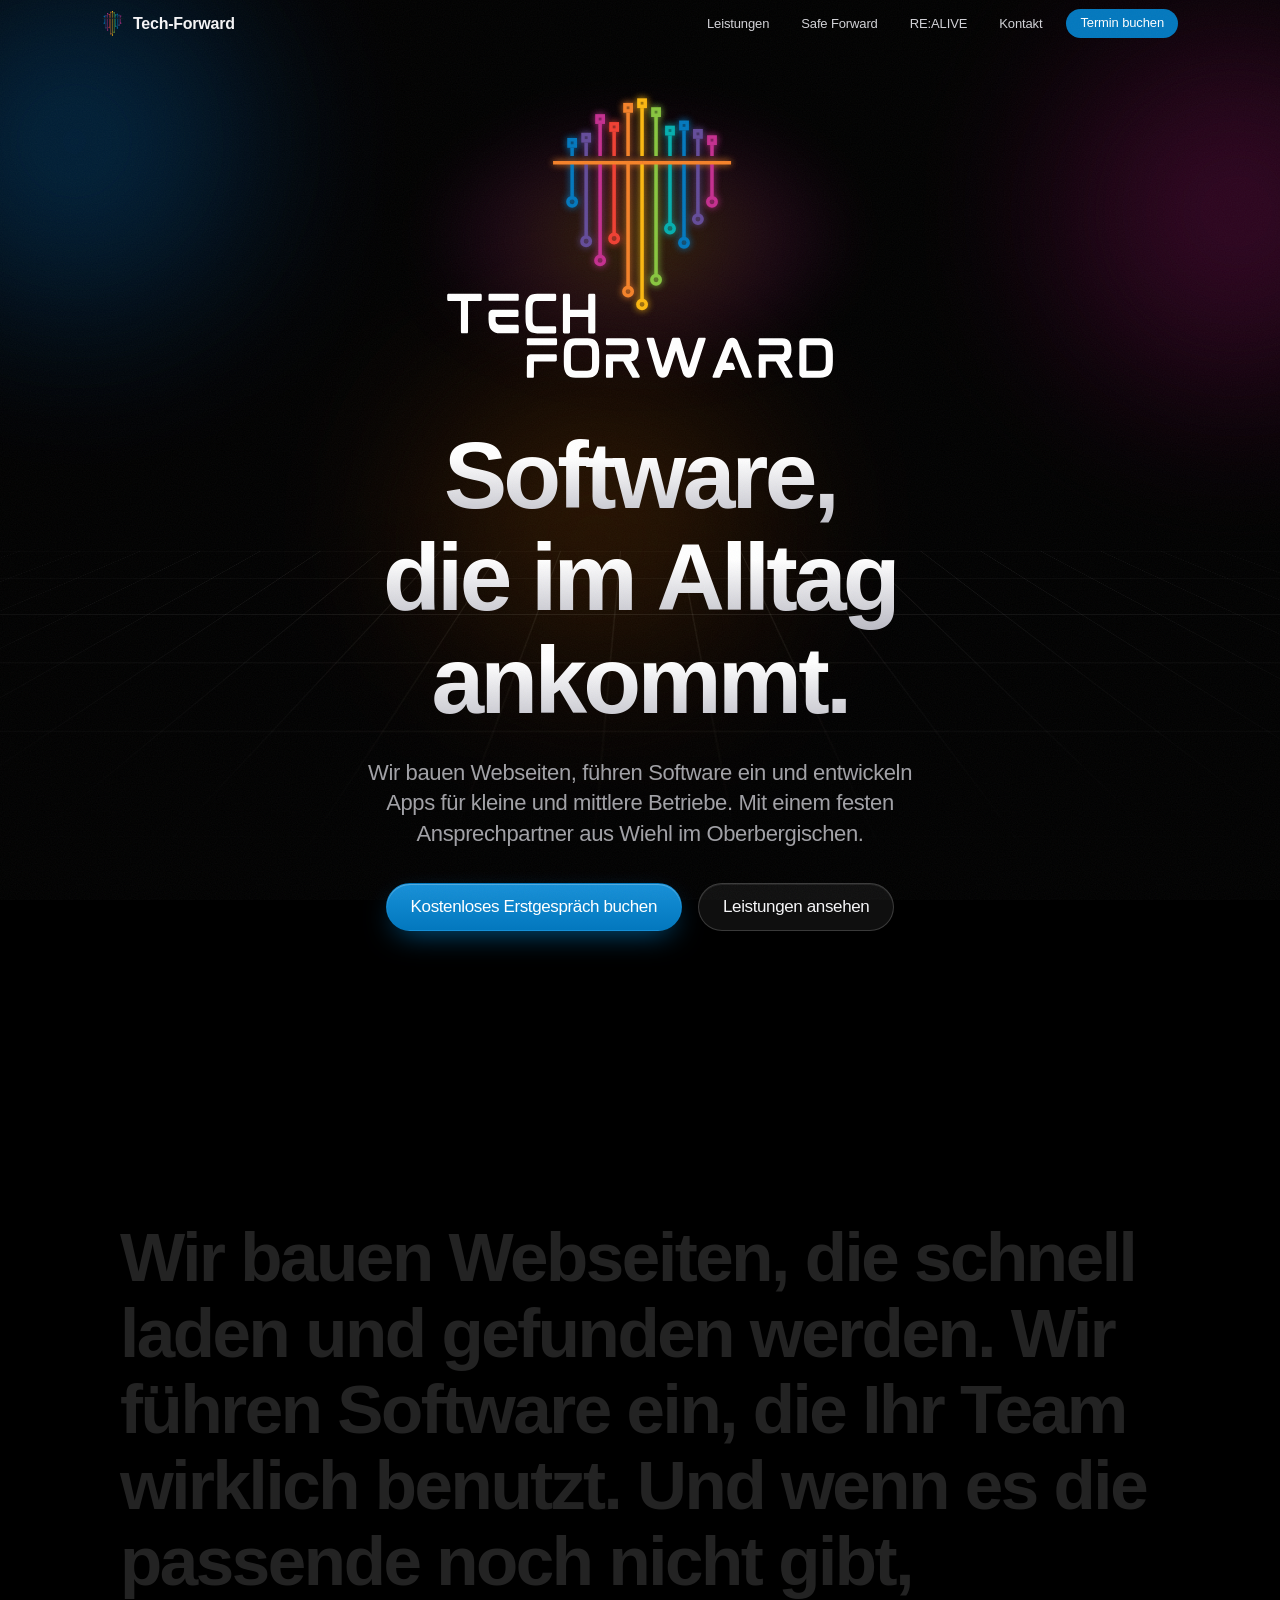
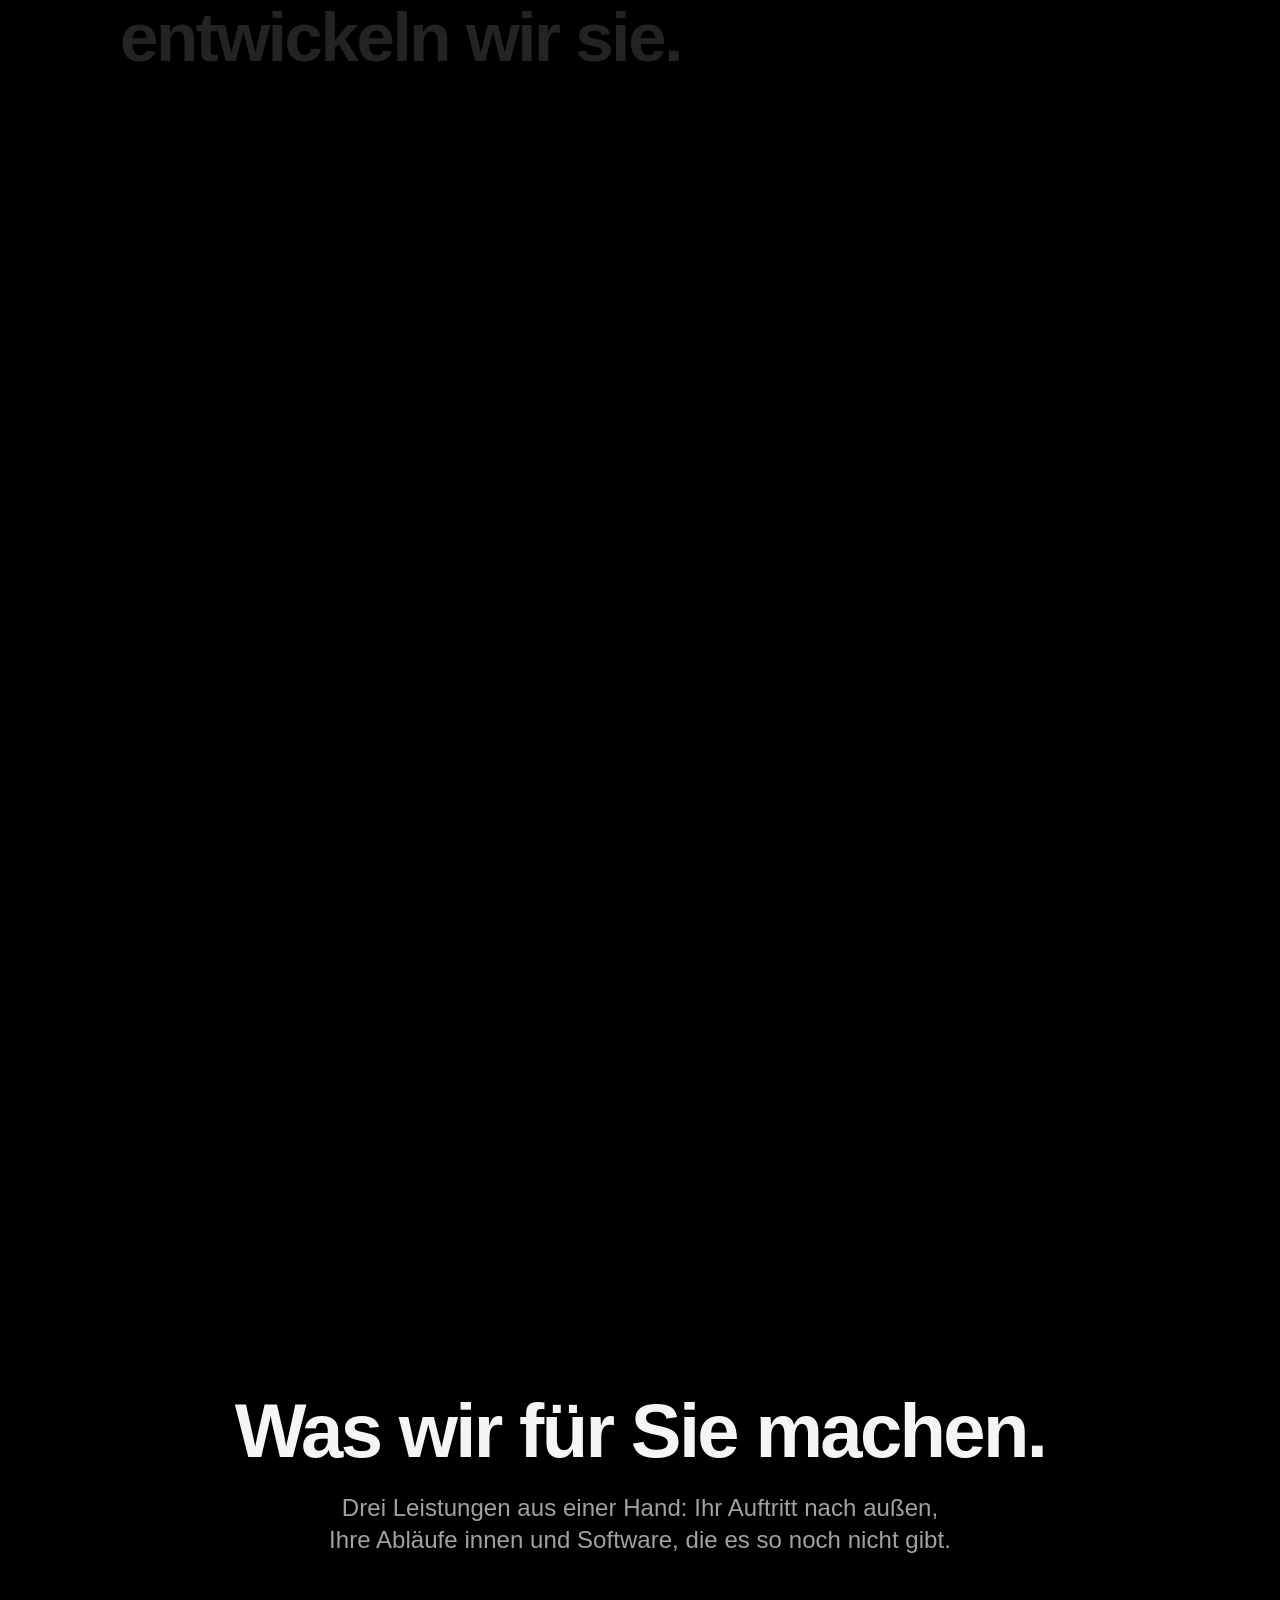
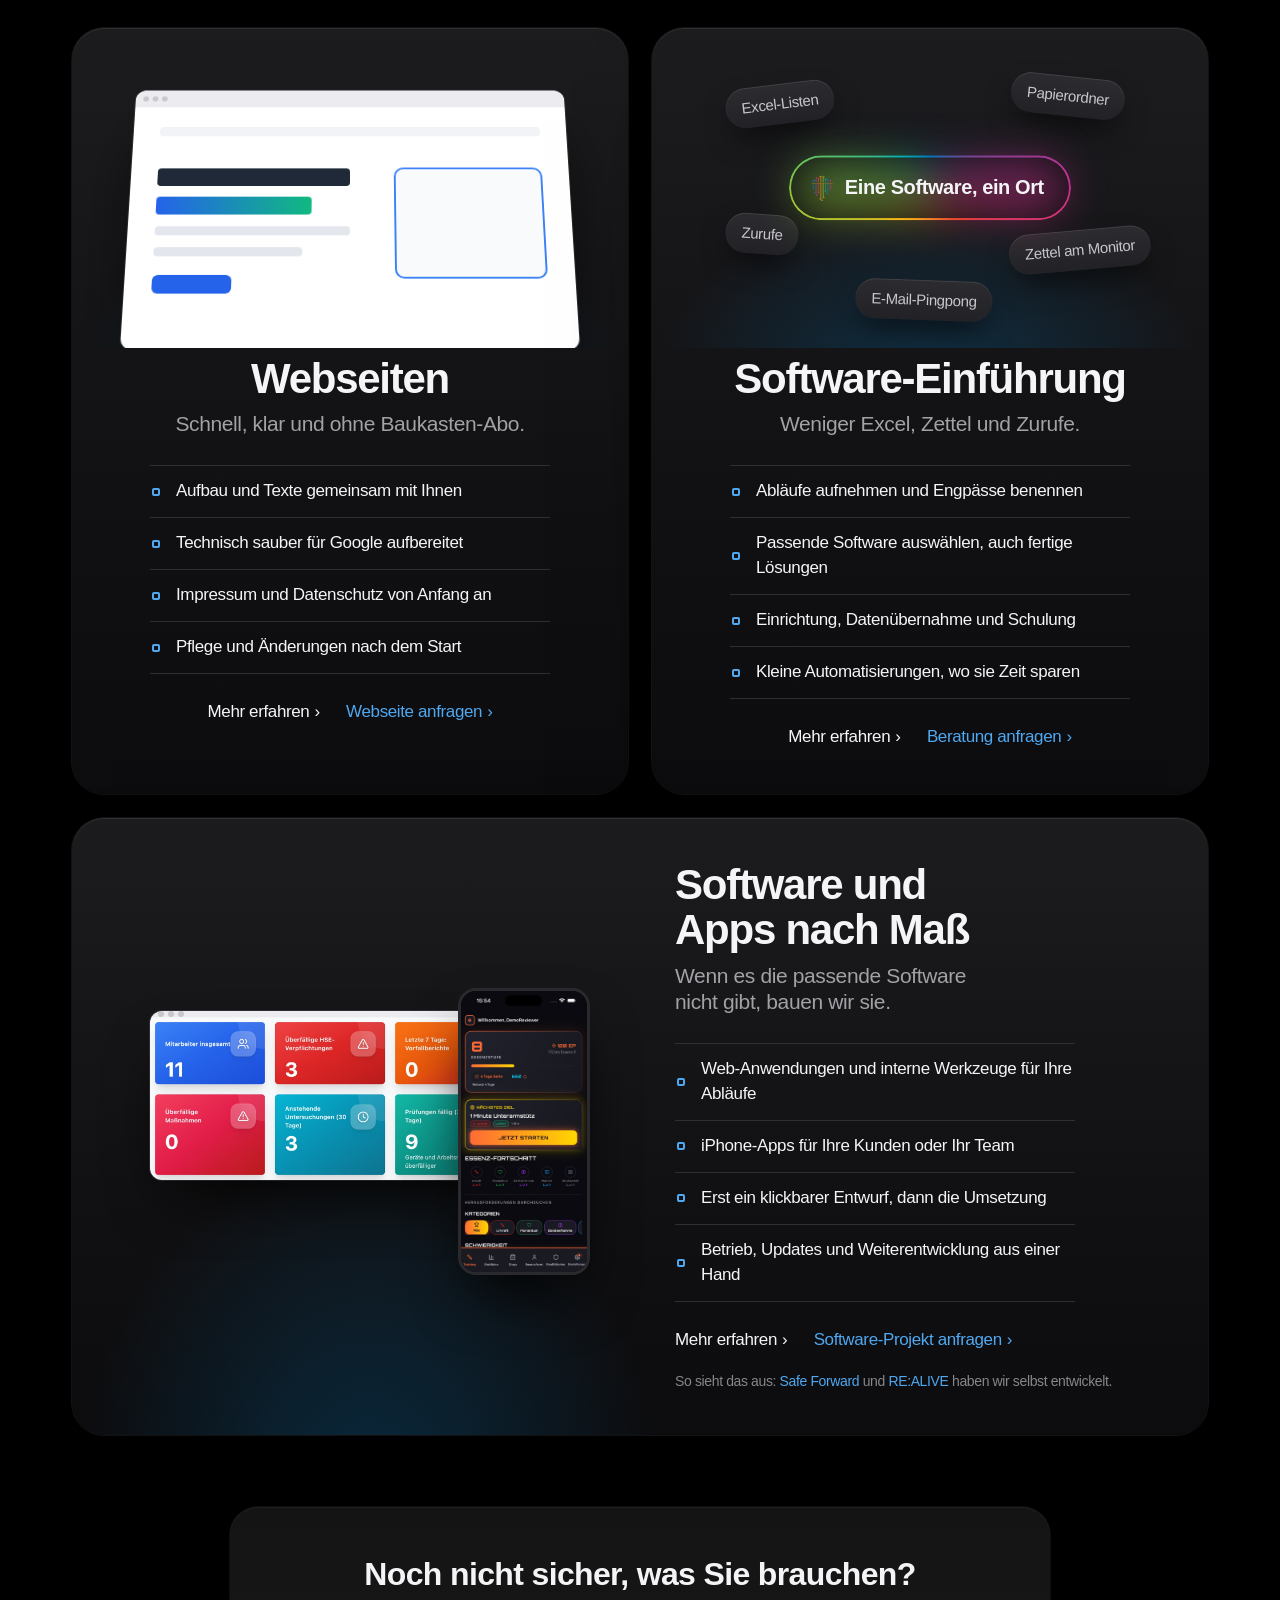
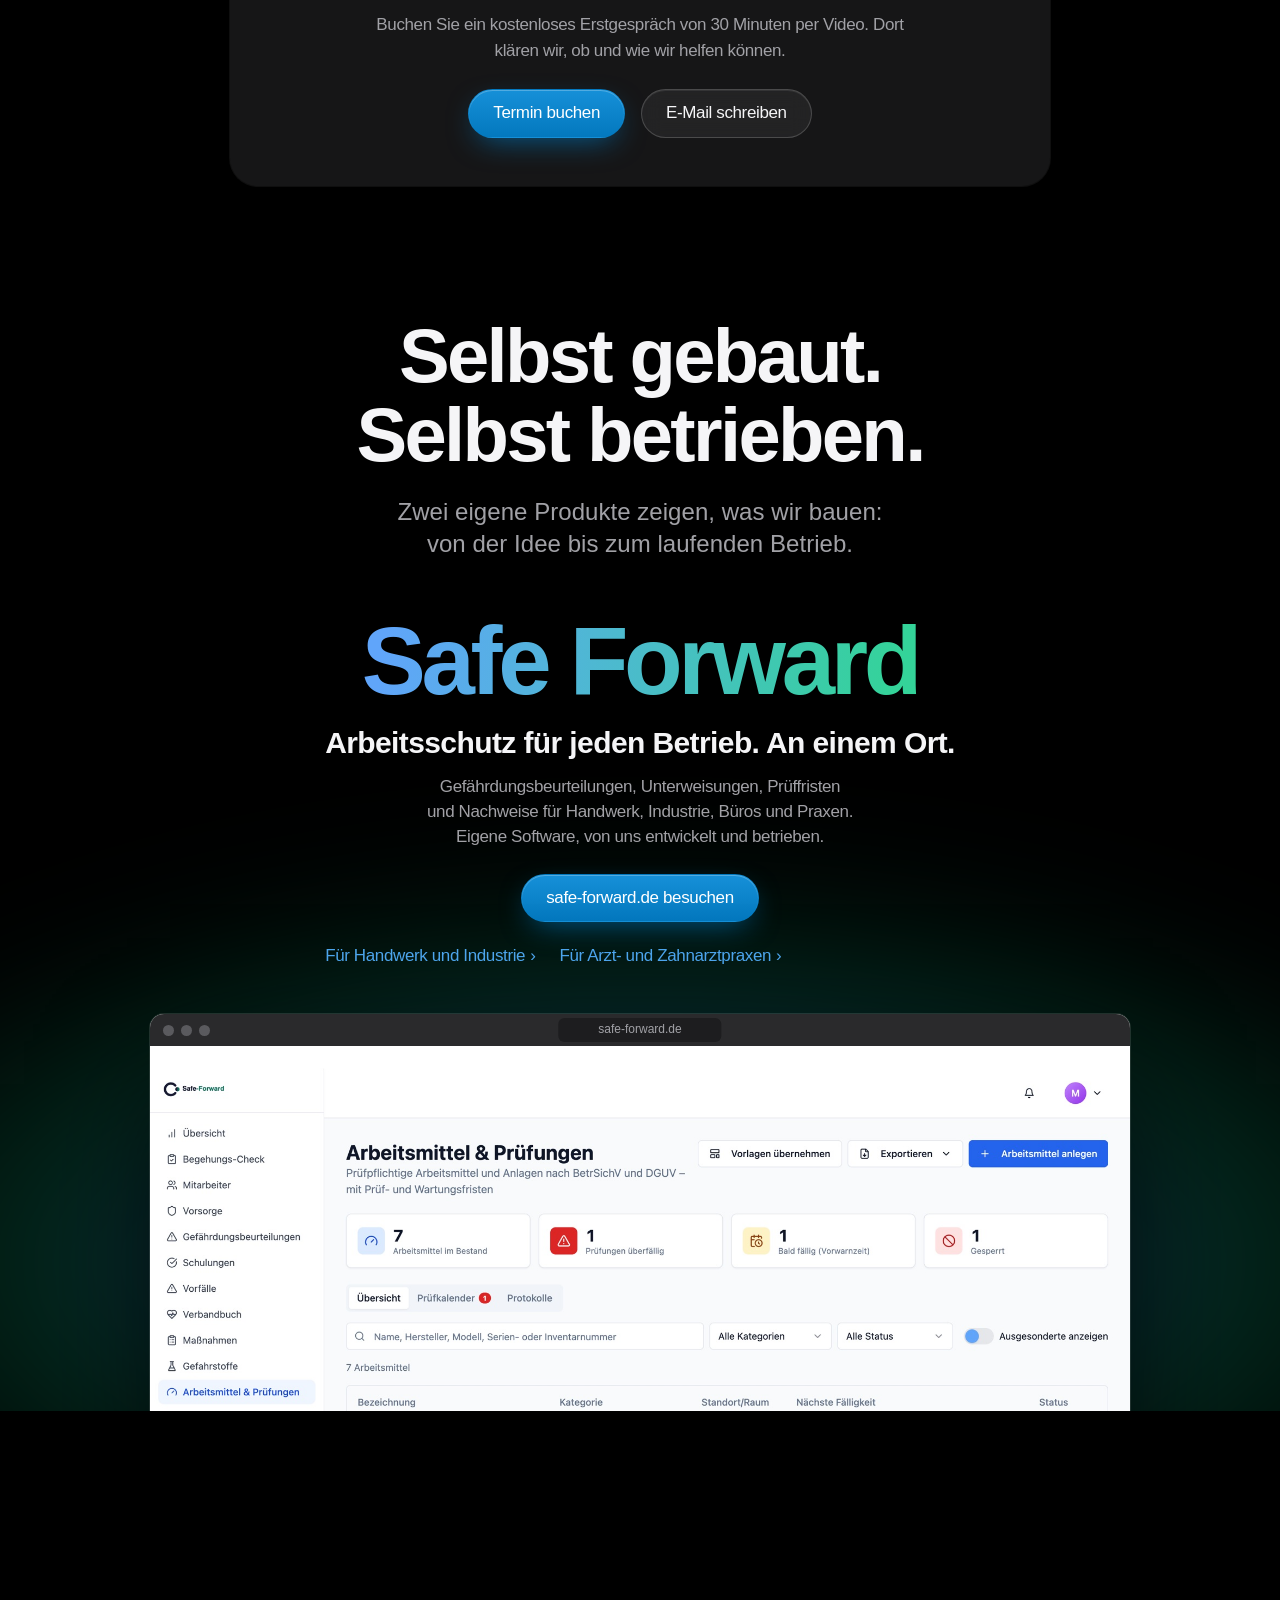
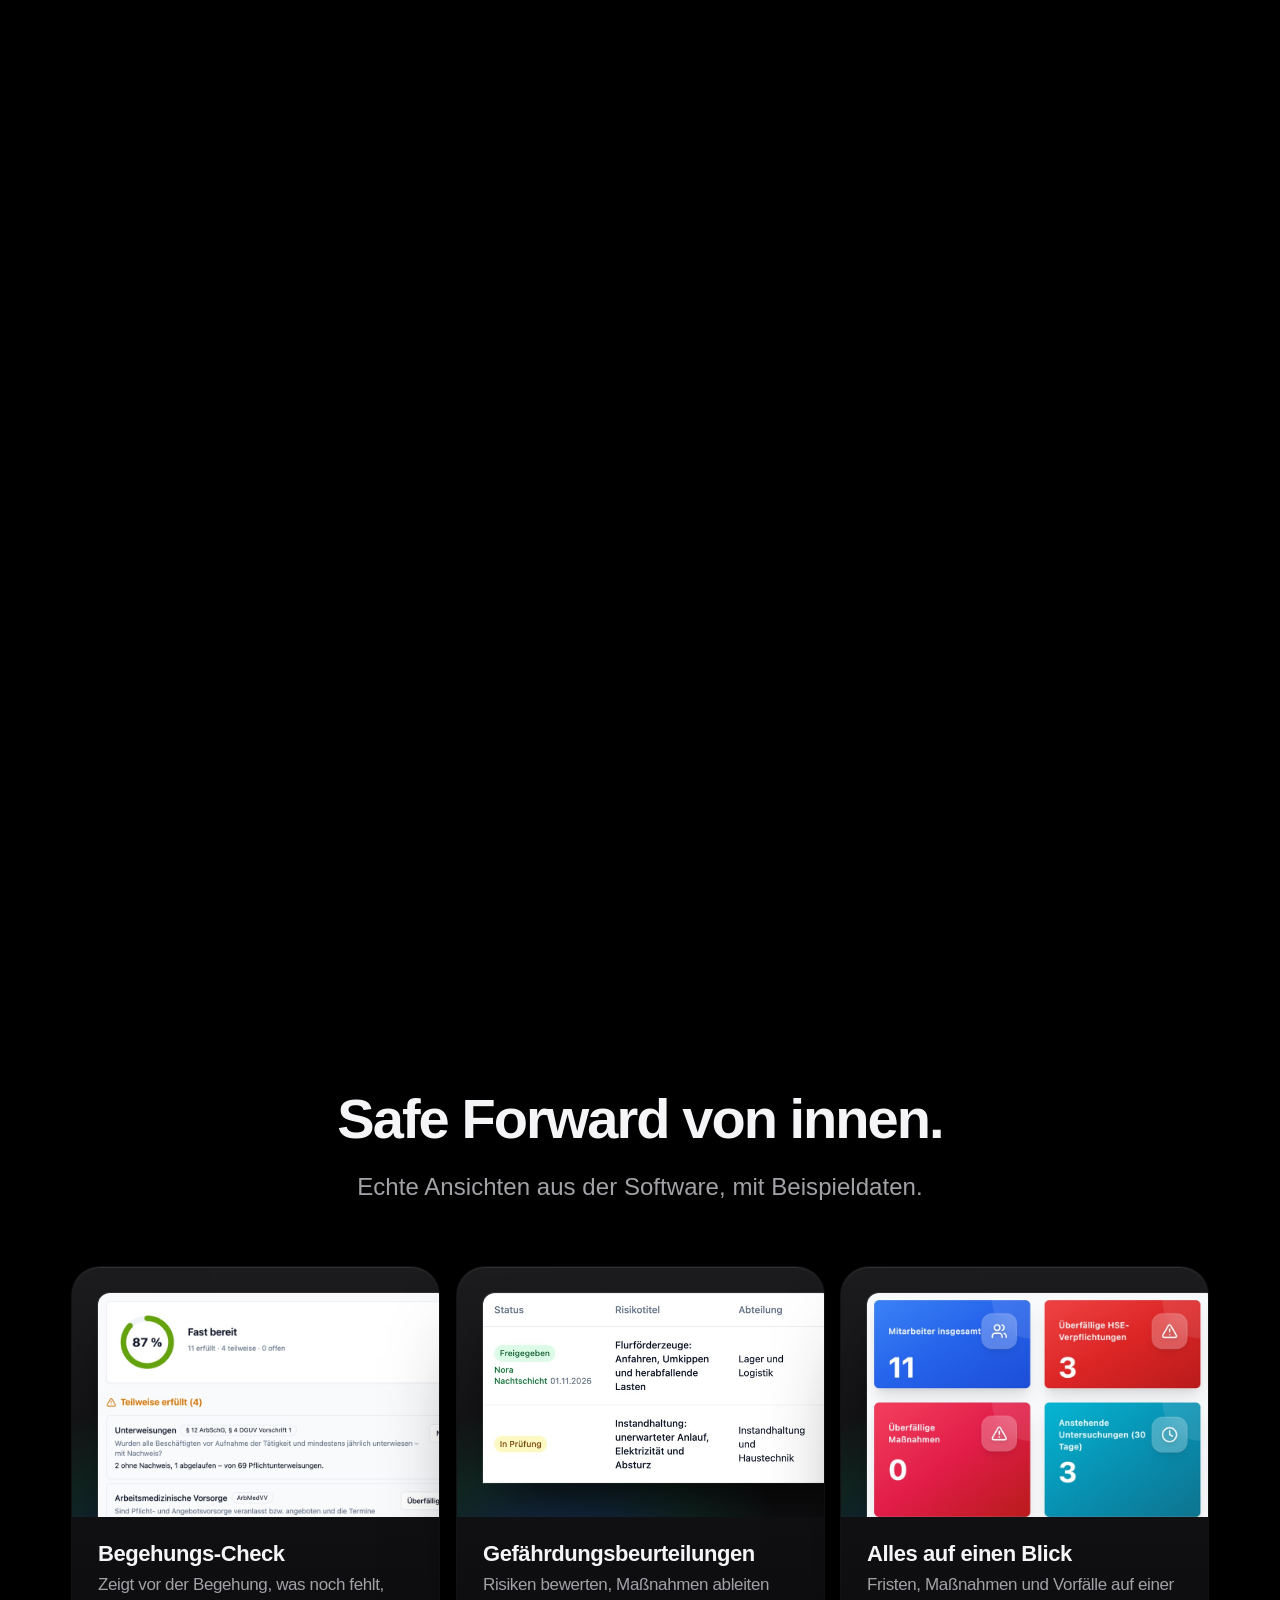
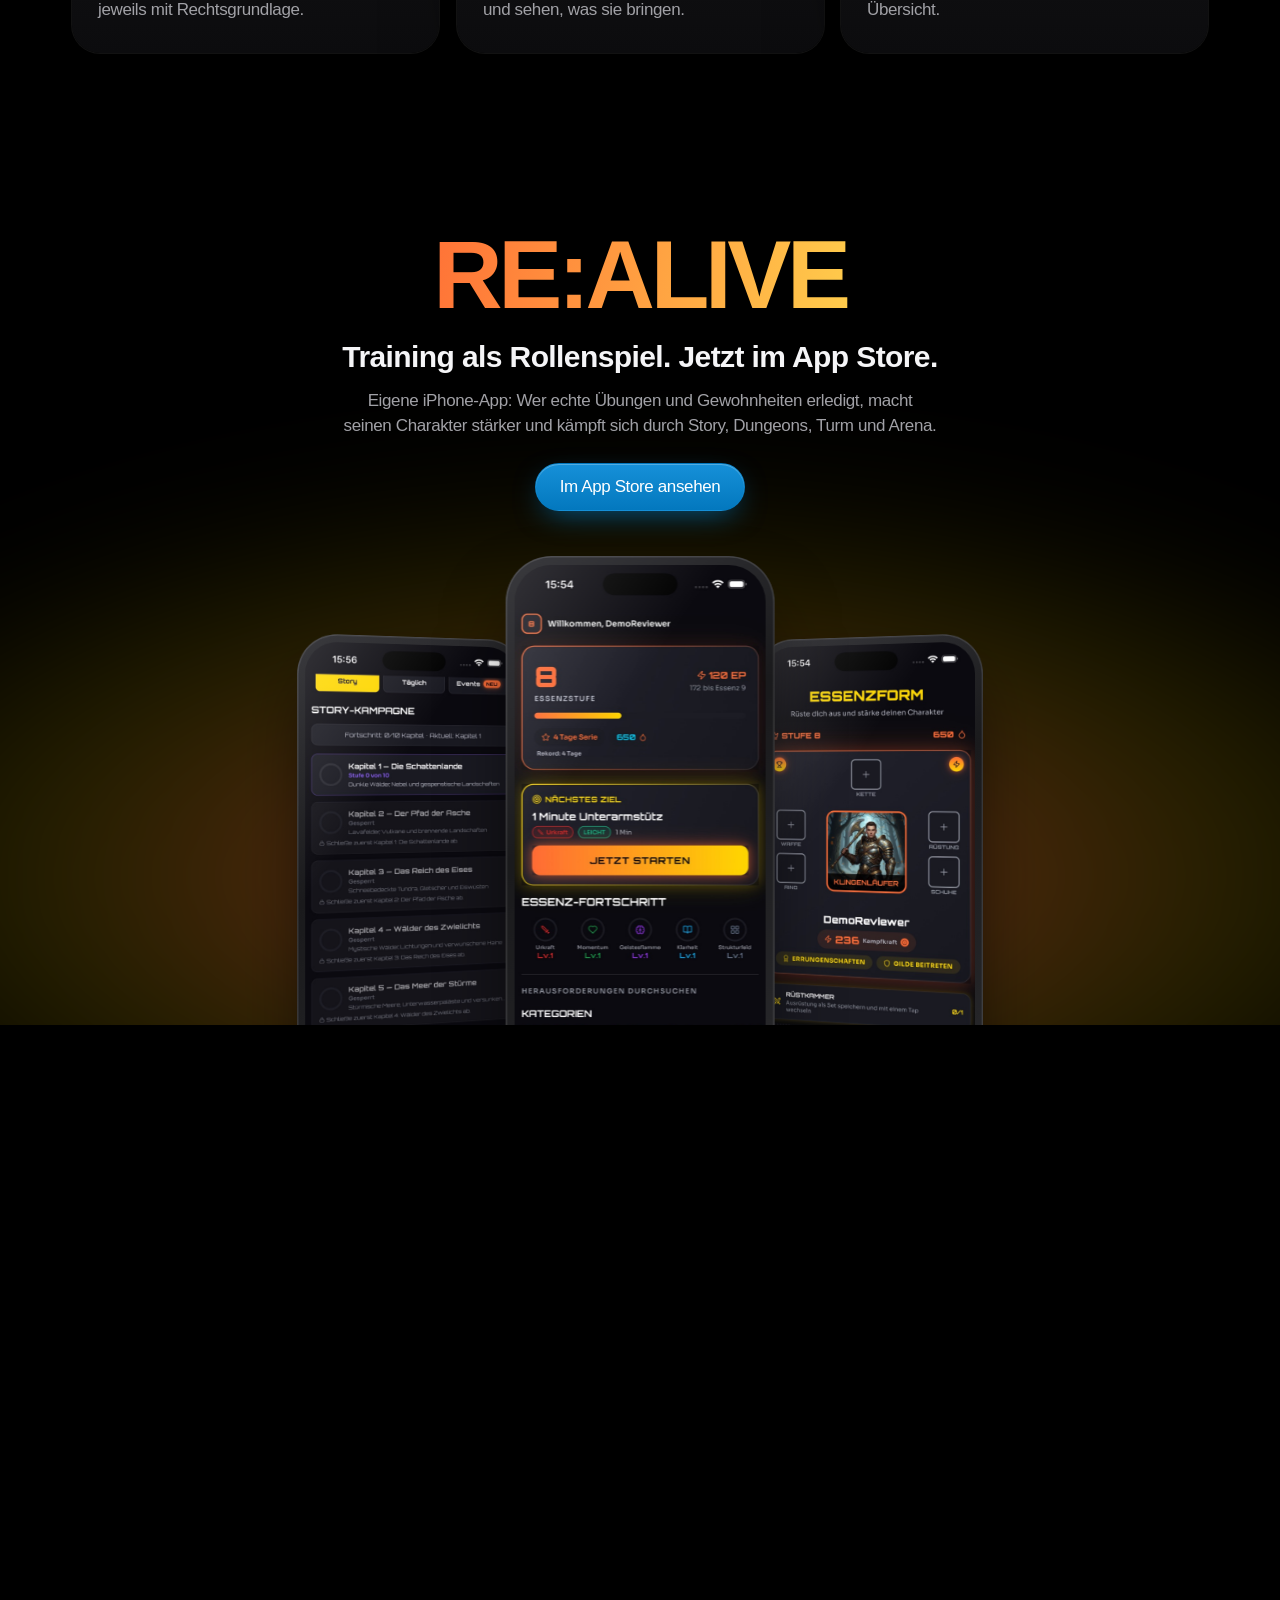
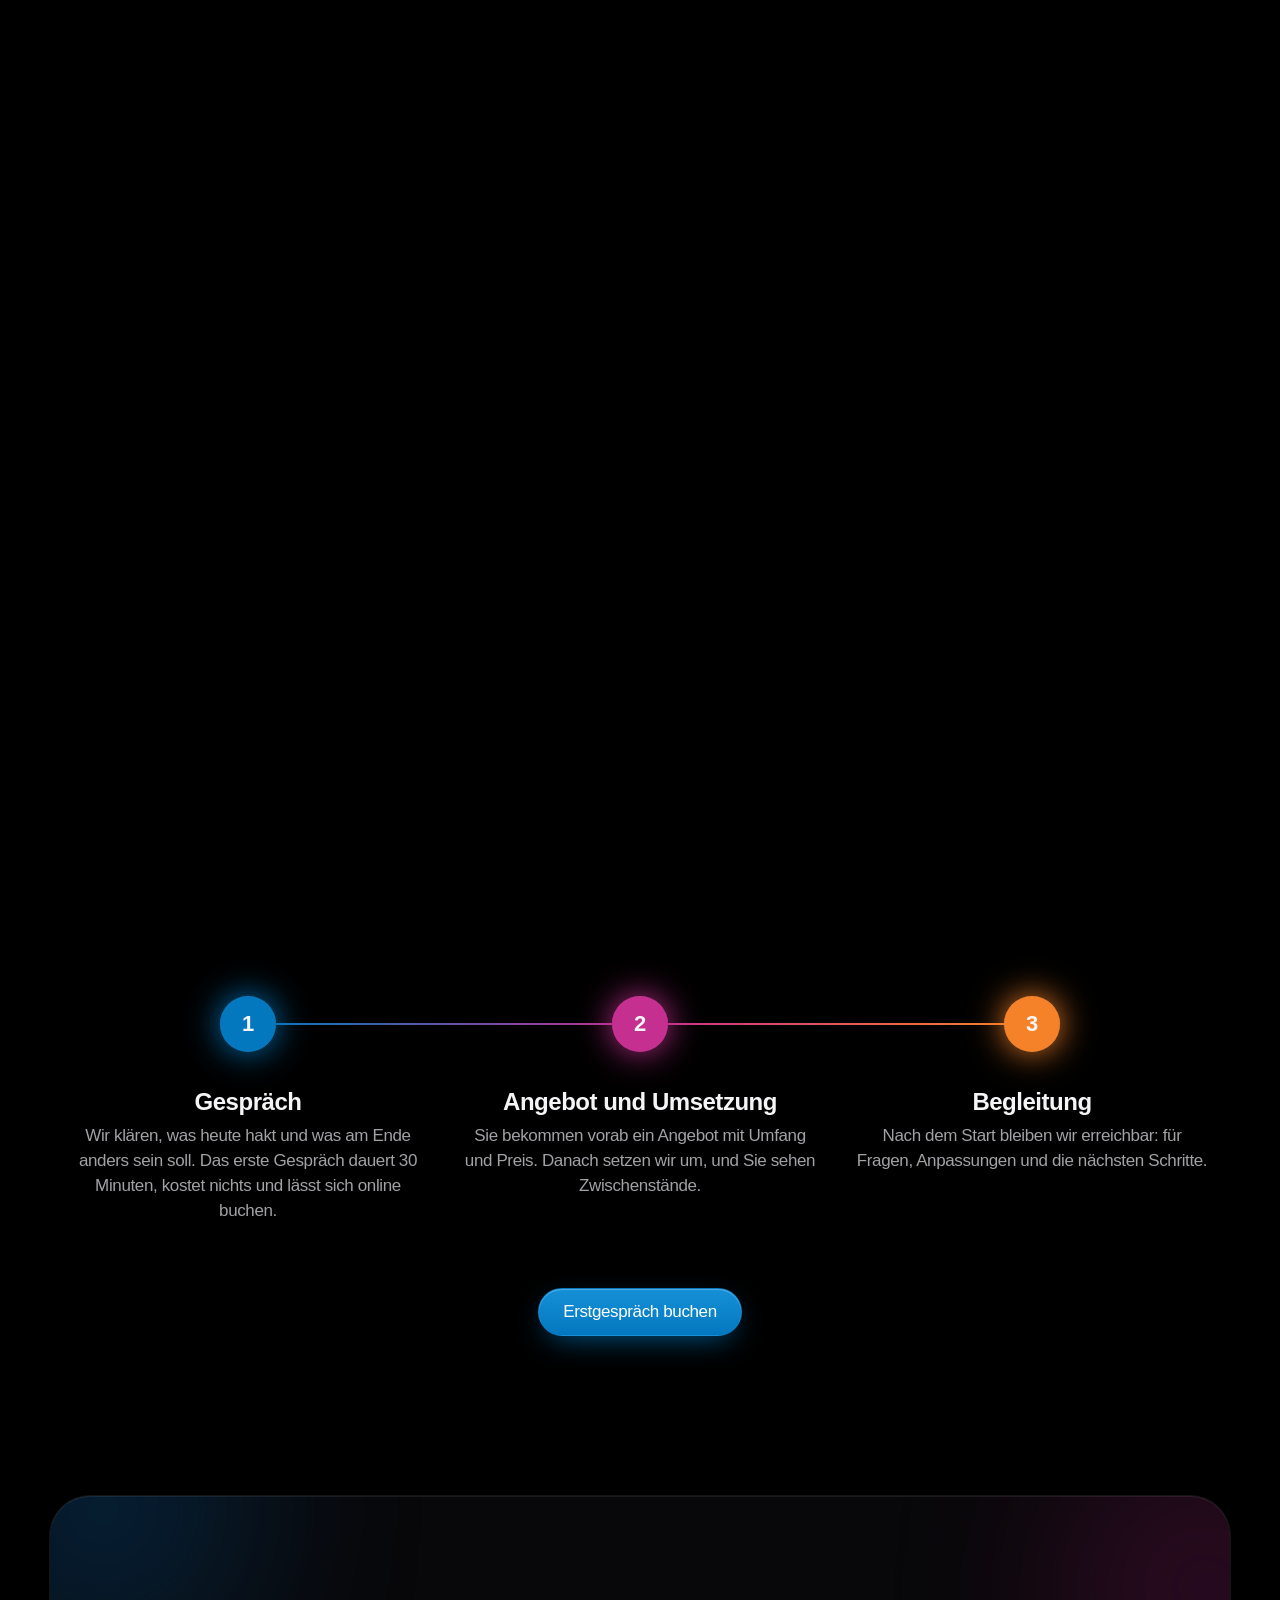
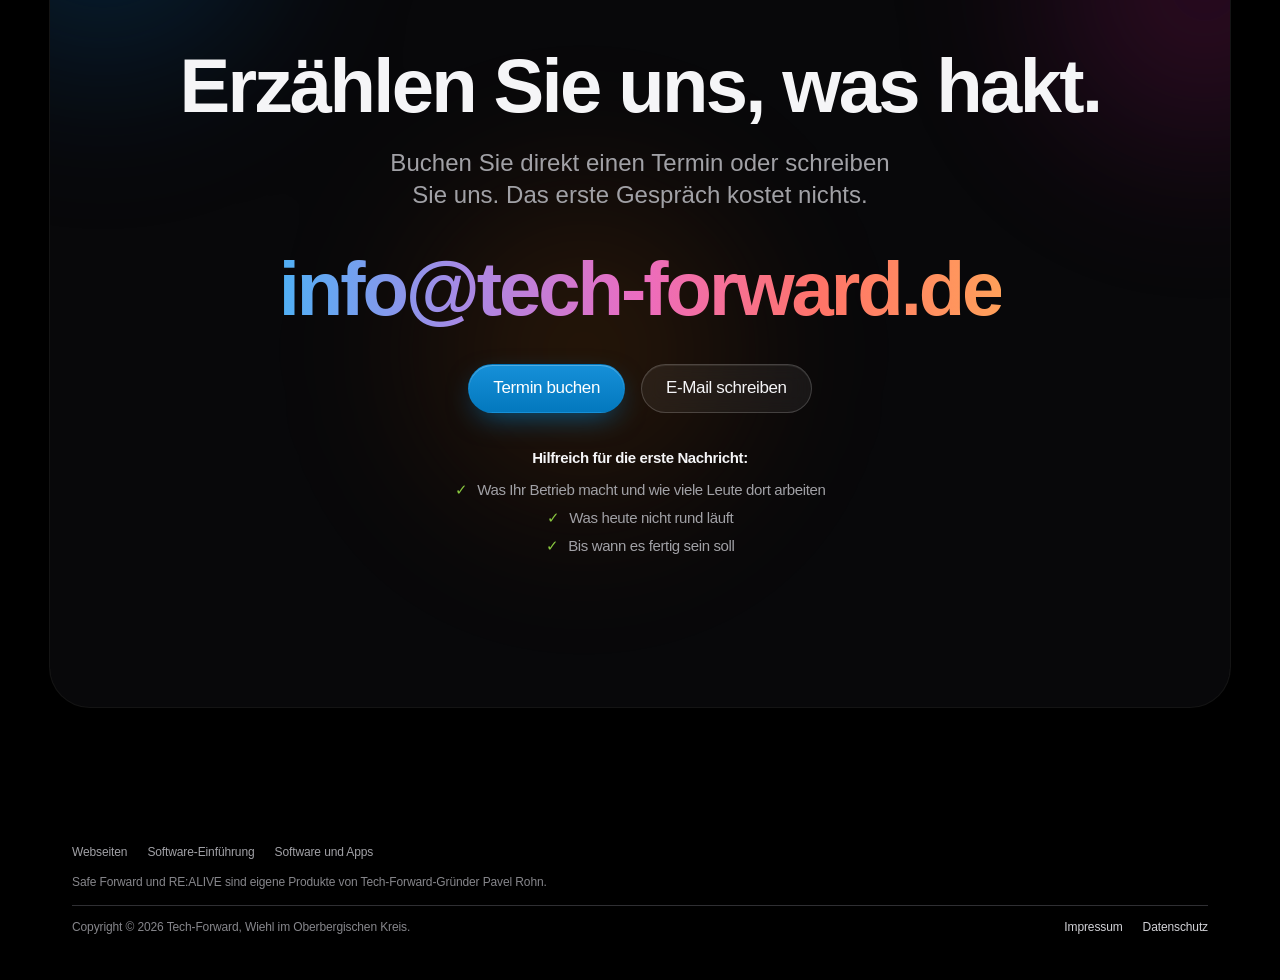
<file: index.html>
<!doctype html>
<html lang="de">
<head>
  <meta charset="utf-8">
  <meta name="viewport" content="width=device-width, initial-scale=1, viewport-fit=cover">
  <title>Tech-Forward – Webseiten, Software und Apps aus Wiehl</title>
  <meta name="description" content="Tech-Forward aus Wiehl baut Webseiten, führt Software ein und entwickelt Software und Apps nach Maß. Kostenloses Erstgespräch, fester Ansprechpartner.">
  <link rel="canonical" href="https://www.tech-forward.de/">
  <meta name="theme-color" content="#000000">
  <meta property="og:type" content="website">
  <meta property="og:locale" content="de_DE">
  <meta property="og:site_name" content="Tech-Forward">
  <meta property="og:title" content="Tech-Forward – Webseiten, Software und Apps aus Wiehl">
  <meta property="og:description" content="Webseiten, Software-Einführung sowie Software und Apps nach Maß für Betriebe jeder Branche, aus Wiehl im Oberbergischen. Kostenloses Erstgespräch.">
  <meta property="og:url" content="https://www.tech-forward.de/">
  <meta property="og:image" content="https://www.tech-forward.de/img/og.png">
  <meta property="og:image:width" content="1200">
  <meta property="og:image:height" content="630">
  <meta name="twitter:card" content="summary_large_image">
  <link rel="icon" href="/favicon.svg" type="image/svg+xml">
  <link rel="stylesheet" href="/style.css?v=11">
  <script>document.documentElement.classList.add('js');setTimeout(function(){var h=document.documentElement;if(!h.classList.contains('bereit'))h.classList.remove('js')},4000)</script>
  <script src="/main.js?v=11" defer></script>
  <script type="application/ld+json">
  {
    "@context": "https://schema.org",
    "@type": "ProfessionalService",
    "name": "Tech-Forward",
    "url": "https://www.tech-forward.de/",
    "logo": "https://www.tech-forward.de/img/logo-zeichen.svg",
    "image": "https://www.tech-forward.de/img/og.png",
    "email": "info@tech-forward.de",
    "founder": { "@type": "Person", "name": "Pavel Rohn" },
    "address": {
      "@type": "PostalAddress",
      "streetAddress": "Angfurtener Str. 1B",
      "postalCode": "51674",
      "addressLocality": "Wiehl",
      "addressRegion": "Nordrhein-Westfalen",
      "addressCountry": "DE"
    },
    "@id": "https://www.tech-forward.de/#firma",
    "areaServed": [
      { "@type": "City", "name": "Wiehl" },
      { "@type": "AdministrativeArea", "name": "Oberbergischer Kreis" },
      { "@type": "Country", "name": "Deutschland" }
    ],
    "knowsAbout": ["Webseiten", "Prozessoptimierung", "Software-Einführung", "Softwareentwicklung", "App-Entwicklung"]
  }
  </script>
</head>
<body>
  <a class="springen" href="#inhalt">Zum Inhalt springen</a>

  <header class="leiste">
    <nav class="leiste-innen" aria-label="Hauptnavigation">
      <a class="marke" href="/" aria-label="Tech-Forward, zur Startseite"><img src="/img/logo-zeichen.svg" alt="" width="21" height="25">Tech-Forward</a>
      <ul class="leiste-links">
        <li><a href="#leistungen">Leistungen</a></li>
        <li><a href="#safe-forward">Safe Forward</a></li>
        <li><a href="#realive">RE:ALIVE</a></li>
        <li><a href="#kontakt">Kontakt</a></li>
      </ul>
      <a class="leiste-cta" href="https://calendar.app.google/V4UeBWLR6Tuz8N52A" target="_blank" rel="noopener">Termin buchen</a>
    </nav>
  </header>

  <main id="inhalt">
    <section class="start" aria-labelledby="titel">
      <div class="aurora" aria-hidden="true"><span></span><span></span><span></span></div>
      <div class="boden" aria-hidden="true"></div>
      <div class="start-inhalt">
        <div class="logo-buehne">
          <svg class="logo-animiert" viewBox="129.6 31.2 111.2 82.6" role="img" aria-label="Tech-Forward"><defs><filter id="glimmen" x="-30%" y="-30%" width="160%" height="160%" color-interpolation-filters="sRGB"><feGaussianBlur in="SourceGraphic" stdDeviation="5" result="weich"/><feMerge><feMergeNode in="weich"/><feMergeNode in="SourceGraphic"/></feMerge></filter></defs><g class="zeichen" transform="translate(161.03 52) scale(0.2096) translate(-69.5 -132.55)" filter="url(#glimmen)" fill="none" stroke-width="4.7"><g class="z-linie" stroke="#0378be" style="--d:0.35s;--t:3.11s;--v:0.48s"><line class="z-oben" x1="94.8" y1="123.5" x2="94.8" y2="112.60" pathLength="1"/><rect class="z-kopf" x="90.65" y="101.95" width="8.3" height="8.3"/><line class="z-unten" x1="94.8" y1="132.55" x2="94.8" y2="178.75" pathLength="1"/><circle class="z-fuss" cx="94.8" cy="184.3" r="5.55"/><line class="z-puls" x1="94.8" y1="134.9" x2="94.8" y2="176.40" pathLength="1"/><circle class="z-blitz" cx="94.8" cy="184.3" r="5.55"/></g><g class="z-linie" stroke="#644c9a" style="--d:0.28s;--t:3.83s;--v:0.23s"><line class="z-oben" x1="113.4" y1="123.5" x2="113.4" y2="105.70" pathLength="1"/><rect class="z-kopf" x="109.25" y="95.05" width="8.3" height="8.3"/><line class="z-unten" x1="113.4" y1="132.55" x2="113.4" y2="231.05" pathLength="1"/><circle class="z-fuss" cx="113.4" cy="236.6" r="5.55"/><line class="z-puls" x1="113.4" y1="134.9" x2="113.4" y2="228.70" pathLength="1"/><circle class="z-blitz" cx="113.4" cy="236.6" r="5.55"/></g><g class="z-linie" stroke="#c52f90" style="--d:0.21s;--t:3.58s;--v:1.17s"><line class="z-oben" x1="131.9" y1="123.5" x2="131.9" y2="81.00" pathLength="1"/><rect class="z-kopf" x="127.75" y="70.35" width="8.3" height="8.3"/><line class="z-unten" x1="131.9" y1="132.55" x2="131.9" y2="256.45" pathLength="1"/><circle class="z-fuss" cx="131.9" cy="262.0" r="5.55"/><line class="z-puls" x1="131.9" y1="134.9" x2="131.9" y2="254.10" pathLength="1"/><circle class="z-blitz" cx="131.9" cy="262.0" r="5.55"/></g><g class="z-linie" stroke="#f04033" style="--d:0.14s;--t:2.53s;--v:1.62s"><line class="z-oben" x1="150.5" y1="123.5" x2="150.5" y2="91.50" pathLength="1"/><rect class="z-kopf" x="146.35" y="80.85" width="8.3" height="8.3"/><line class="z-unten" x1="150.5" y1="132.55" x2="150.5" y2="227.35" pathLength="1"/><circle class="z-fuss" cx="150.5" cy="232.9" r="5.55"/><line class="z-puls" x1="150.5" y1="134.9" x2="150.5" y2="225.00" pathLength="1"/><circle class="z-blitz" cx="150.5" cy="232.9" r="5.55"/></g><g class="z-linie" stroke="#f58229" style="--d:0.07s;--t:2.48s;--v:1.39s"><line class="z-oben" x1="169.0" y1="123.5" x2="169.0" y2="66.10" pathLength="1"/><rect class="z-kopf" x="164.85" y="55.45" width="8.3" height="8.3"/><line class="z-unten" x1="169.0" y1="132.55" x2="169.0" y2="297.75" pathLength="1"/><circle class="z-fuss" cx="169.0" cy="303.3" r="5.55"/><line class="z-puls" x1="169.0" y1="134.9" x2="169.0" y2="295.40" pathLength="1"/><circle class="z-blitz" cx="169.0" cy="303.3" r="5.55"/></g><g class="z-linie" stroke="#fbb811" style="--d:0.00s;--t:2.55s;--v:0.29s"><line class="z-oben" x1="187.55" y1="123.5" x2="187.55" y2="60.00" pathLength="1"/><rect class="z-kopf" x="183.40" y="49.35" width="8.3" height="8.3"/><line class="z-unten" x1="187.55" y1="132.55" x2="187.55" y2="314.75" pathLength="1"/><circle class="z-fuss" cx="187.55" cy="320.3" r="5.55"/><line class="z-puls" x1="187.55" y1="134.9" x2="187.55" y2="312.40" pathLength="1"/><circle class="z-blitz" cx="187.55" cy="320.3" r="5.55"/></g><g class="z-linie" stroke="#88c63f" style="--d:0.07s;--t:3.33s;--v:2.65s"><line class="z-oben" x1="206.1" y1="123.5" x2="206.1" y2="71.80" pathLength="1"/><rect class="z-kopf" x="201.95" y="61.15" width="8.3" height="8.3"/><line class="z-unten" x1="206.1" y1="132.55" x2="206.1" y2="282.05" pathLength="1"/><circle class="z-fuss" cx="206.1" cy="287.6" r="5.55"/><line class="z-puls" x1="206.1" y1="134.9" x2="206.1" y2="279.70" pathLength="1"/><circle class="z-blitz" cx="206.1" cy="287.6" r="5.55"/></g><g class="z-linie" stroke="#05afaf" style="--d:0.14s;--t:2.67s;--v:0.71s"><line class="z-oben" x1="224.6" y1="123.5" x2="224.6" y2="96.30" pathLength="1"/><rect class="z-kopf" x="220.45" y="85.65" width="8.3" height="8.3"/><line class="z-unten" x1="224.6" y1="132.55" x2="224.6" y2="214.05" pathLength="1"/><circle class="z-fuss" cx="224.6" cy="219.6" r="5.55"/><line class="z-puls" x1="224.6" y1="134.9" x2="224.6" y2="211.70" pathLength="1"/><circle class="z-blitz" cx="224.6" cy="219.6" r="5.55"/></g><g class="z-linie" stroke="#0378be" style="--d:0.21s;--t:3.78s;--v:3.03s"><line class="z-oben" x1="243.2" y1="123.5" x2="243.2" y2="89.50" pathLength="1"/><rect class="z-kopf" x="239.05" y="78.85" width="8.3" height="8.3"/><line class="z-unten" x1="243.2" y1="132.55" x2="243.2" y2="232.95" pathLength="1"/><circle class="z-fuss" cx="243.2" cy="238.5" r="5.55"/><line class="z-puls" x1="243.2" y1="134.9" x2="243.2" y2="230.60" pathLength="1"/><circle class="z-blitz" cx="243.2" cy="238.5" r="5.55"/></g><g class="z-linie" stroke="#644c9a" style="--d:0.28s;--t:3.67s;--v:1.27s"><line class="z-oben" x1="261.65" y1="123.5" x2="261.65" y2="100.70" pathLength="1"/><rect class="z-kopf" x="257.50" y="90.05" width="8.3" height="8.3"/><line class="z-unten" x1="261.65" y1="132.55" x2="261.65" y2="201.65" pathLength="1"/><circle class="z-fuss" cx="261.65" cy="207.2" r="5.55"/><line class="z-puls" x1="261.65" y1="134.9" x2="261.65" y2="199.30" pathLength="1"/><circle class="z-blitz" cx="261.65" cy="207.2" r="5.55"/></g><g class="z-linie" stroke="#c52f90" style="--d:0.35s;--t:4.55s;--v:0.15s"><line class="z-oben" x1="280.3" y1="123.5" x2="280.3" y2="109.00" pathLength="1"/><rect class="z-kopf" x="276.15" y="98.35" width="8.3" height="8.3"/><line class="z-unten" x1="280.3" y1="132.55" x2="280.3" y2="178.75" pathLength="1"/><circle class="z-fuss" cx="280.3" cy="184.3" r="5.55"/><line class="z-puls" x1="280.3" y1="134.9" x2="280.3" y2="176.40" pathLength="1"/><circle class="z-blitz" cx="280.3" cy="184.3" r="5.55"/></g><line class="z-balken" x1="187.55" y1="132.55" x2="69.5" y2="132.55" stroke="#f58229" pathLength="1"/><line class="z-balken" x1="187.55" y1="132.55" x2="305.6" y2="132.55" stroke="#f58229" pathLength="1"/></g><g class="schriftzug"><g class="buchstabe" style="--b:0" fill="#ffffff"><g transform="translate(130.525176, 99.410703)"><g><path d="M 10.296875 -11.003906 L 1.457031 -11.003906 C 1.335938 -11.003906 1.070312 -10.964844 1.070312 -10.550781 L 1.070312 -9.507812 C 1.070312 -9.070312 1.335938 -9.027344 1.457031 -9.027344 L 4.886719 -9.027344 L 4.886719 -0.453125 C 4.886719 -0.0390625 5.15625 0 5.261719 0 L 6.492188 0 C 6.609375 0 6.863281 -0.0390625 6.863281 -0.453125 L 6.863281 -9.027344 L 10.296875 -9.027344 C 10.417969 -9.027344 10.683594 -9.070312 10.683594 -9.507812 L 10.683594 -10.550781 C 10.683594 -10.964844 10.417969 -11.003906 10.296875 -11.003906 Z M 10.296875 -11.003906 "></path></g></g></g>
<g class="buchstabe" style="--b:1" fill="#ffffff"><g transform="translate(142.010927, 99.410703)"><g><path d="M 9.09375 -2.390625 L 4.394531 -2.390625 C 4.113281 -2.390625 3.886719 -2.429688 3.699219 -2.484375 C 3.527344 -2.550781 3.40625 -2.644531 3.296875 -2.777344 C 3.191406 -2.925781 3.113281 -3.125 3.070312 -3.378906 C 3.058594 -3.445312 3.058594 -3.539062 3.046875 -3.605469 C 3.046875 -3.605469 3.058594 -4.566406 3.070312 -4.566406 L 9.042969 -4.566406 C 9.148438 -4.566406 9.414062 -4.621094 9.414062 -5.035156 L 9.414062 -6.089844 C 9.414062 -6.503906 9.148438 -6.542969 9.042969 -6.542969 L 2.148438 -6.53125 C 1.761719 -6.503906 1.429688 -6.304688 1.242188 -5.96875 C 1.175781 -5.863281 1.121094 -5.757812 1.09375 -5.636719 L 1.070312 -3.953125 L 1.070312 -3.886719 C 1.082031 -3.257812 1.148438 -2.722656 1.242188 -2.285156 C 1.363281 -1.75 1.5625 -1.308594 1.816406 -0.976562 C 2.082031 -0.628906 2.429688 -0.386719 2.859375 -0.242188 C 3.273438 -0.0820312 3.765625 -0.0117188 4.355469 -0.0117188 L 9.09375 -0.0117188 C 9.214844 -0.0117188 9.480469 -0.0546875 9.480469 -0.46875 L 9.480469 -1.9375 C 9.480469 -2.351562 9.214844 -2.390625 9.09375 -2.390625 Z M 9.109375 -11.03125 L 1.429688 -11.03125 C 1.320312 -11.03125 1.070312 -10.976562 1.070312 -10.550781 L 1.070312 -9.507812 C 1.070312 -9.09375 1.320312 -9.054688 1.429688 -9.054688 L 9.109375 -9.042969 C 9.214844 -9.042969 9.480469 -9.09375 9.480469 -9.507812 L 9.480469 -10.5625 C 9.480469 -10.976562 9.214844 -11.03125 9.109375 -11.03125 Z M 9.109375 -11.03125 "></path></g></g></g>
<g class="buchstabe" style="--b:2" fill="#ffffff"><g transform="translate(152.294681, 99.410703)"><g><path d="M 9.230469 -11.003906 L 4.367188 -11.003906 C 3.78125 -11.003906 3.273438 -10.925781 2.859375 -10.777344 C 2.429688 -10.617188 2.082031 -10.363281 1.828125 -10.03125 C 1.5625 -9.695312 1.363281 -9.253906 1.242188 -8.722656 C 1.121094 -8.199219 1.070312 -7.558594 1.070312 -6.824219 L 1.070312 -4.179688 C 1.070312 -3.433594 1.121094 -2.792969 1.242188 -2.257812 C 1.363281 -1.734375 1.5625 -1.296875 1.828125 -0.949219 C 2.097656 -0.613281 2.445312 -0.359375 2.859375 -0.214844 C 3.273438 -0.0664062 3.78125 0.0117188 4.367188 0.0117188 L 9.230469 0.0117188 C 9.335938 0.0117188 9.601562 -0.0390625 9.601562 -0.453125 L 9.601562 -1.507812 C 9.601562 -1.921875 9.335938 -1.976562 9.230469 -1.976562 L 4.433594 -1.976562 C 4.152344 -1.976562 3.914062 -2.003906 3.738281 -2.070312 C 3.566406 -2.125 3.445312 -2.21875 3.339844 -2.363281 C 3.230469 -2.496094 3.164062 -2.699219 3.113281 -2.953125 C 3.070312 -3.21875 3.046875 -3.550781 3.046875 -3.953125 L 3.046875 -7.066406 C 3.046875 -7.464844 3.070312 -7.800781 3.113281 -8.054688 C 3.164062 -8.308594 3.230469 -8.492188 3.339844 -8.640625 C 3.445312 -8.789062 3.566406 -8.882812 3.738281 -8.933594 C 3.914062 -9 4.152344 -9.027344 4.433594 -9.027344 L 9.230469 -9.027344 C 9.335938 -9.027344 9.601562 -9.082031 9.601562 -9.507812 L 9.601562 -10.539062 C 9.601562 -10.953125 9.335938 -11.003906 9.230469 -11.003906 Z M 9.230469 -11.003906 "></path></g></g></g>
<g class="buchstabe" style="--b:3" fill="#ffffff"><g transform="translate(162.698637, 99.410703)"><g><path d="M 9.695312 -11.003906 L 8.46875 -11.003906 C 8.359375 -11.003906 8.105469 -10.953125 8.105469 -10.539062 L 8.105469 -6.542969 L 3.046875 -6.542969 L 3.046875 -10.539062 C 3.046875 -10.953125 2.792969 -11.003906 2.671875 -11.003906 L 1.457031 -11.003906 C 1.335938 -11.003906 1.070312 -10.953125 1.070312 -10.539062 L 1.070312 -0.453125 C 1.070312 -0.0390625 1.335938 0.0117188 1.457031 0.0117188 L 2.671875 0.0117188 C 2.792969 0.0117188 3.046875 -0.0390625 3.046875 -0.453125 L 3.046875 -4.566406 L 8.105469 -4.566406 L 8.105469 -0.453125 C 8.105469 -0.0390625 8.359375 0.0117188 8.46875 0.0117188 L 9.695312 0.0117188 C 9.816406 0.0117188 10.082031 -0.0390625 10.082031 -0.453125 L 10.082031 -10.539062 C 10.082031 -10.953125 9.816406 -11.003906 9.695312 -11.003906 Z M 9.695312 -11.003906 "></path></g></g></g>
<g class="buchstabe" style="--b:4" fill="#ffffff"><g transform="translate(152.662876, 111.764529)"><g><path d="M 9.109375 -11.003906 L 1.429688 -11.003906 C 1.320312 -11.003906 1.070312 -10.953125 1.070312 -10.523438 L 1.070312 -9.496094 C 1.070312 -9.082031 1.320312 -9.027344 1.429688 -9.027344 L 9.109375 -9.027344 C 9.214844 -9.027344 9.480469 -9.070312 9.480469 -9.480469 L 9.480469 -10.539062 C 9.480469 -10.964844 9.214844 -11.003906 9.109375 -11.003906 Z M 9.042969 -6.53125 L 2.148438 -6.515625 C 1.761719 -6.492188 1.429688 -6.277344 1.230469 -5.957031 C 1.175781 -5.851562 1.121094 -5.730469 1.09375 -5.609375 L 1.070312 -0.453125 C 1.070312 -0.0390625 1.335938 0.0117188 1.441406 0.0117188 L 2.671875 0.0117188 C 2.777344 0.0117188 3.046875 -0.0390625 3.046875 -0.453125 C 3.046875 -0.453125 3.058594 -4.554688 3.070312 -4.554688 L 9.042969 -4.554688 C 9.148438 -4.554688 9.414062 -4.59375 9.414062 -5.007812 L 9.414062 -6.0625 C 9.414062 -6.476562 9.148438 -6.53125 9.042969 -6.53125 Z M 9.042969 -6.53125 "></path></g></g></g>
<g class="buchstabe" style="--b:5" fill="#ffffff"><g transform="translate(162.946629, 111.764529)"><g><path d="M 10.164062 -10.03125 C 9.894531 -10.363281 9.550781 -10.617188 9.121094 -10.777344 C 8.707031 -10.925781 8.199219 -11.003906 7.613281 -11.003906 L 4.355469 -11.003906 C 3.765625 -11.003906 3.273438 -10.925781 2.859375 -10.777344 C 2.429688 -10.617188 2.082031 -10.363281 1.816406 -10.03125 C 1.5625 -9.695312 1.363281 -9.253906 1.242188 -8.722656 C 1.121094 -8.199219 1.070312 -7.574219 1.070312 -6.824219 L 1.070312 -4.179688 C 1.070312 -3.433594 1.121094 -2.792969 1.242188 -2.269531 C 1.363281 -1.734375 1.5625 -1.296875 1.816406 -0.960938 C 2.082031 -0.613281 2.429688 -0.359375 2.859375 -0.214844 C 3.257812 -0.0664062 3.765625 0.0117188 4.355469 0.0117188 L 7.613281 0.0117188 C 8.199219 0.0117188 8.707031 -0.0664062 9.121094 -0.214844 C 9.550781 -0.359375 9.894531 -0.613281 10.164062 -0.949219 C 10.429688 -1.296875 10.617188 -1.734375 10.738281 -2.269531 C 10.84375 -2.792969 10.910156 -3.433594 10.910156 -4.179688 L 10.910156 -6.824219 C 10.910156 -7.558594 10.84375 -8.199219 10.738281 -8.722656 C 10.617188 -9.253906 10.429688 -9.695312 10.164062 -10.03125 Z M 8.921875 -7.050781 L 8.921875 -3.941406 C 8.921875 -3.550781 8.90625 -3.21875 8.855469 -2.953125 C 8.816406 -2.710938 8.734375 -2.496094 8.628906 -2.363281 C 8.535156 -2.21875 8.402344 -2.125 8.226562 -2.070312 C 8.054688 -2.003906 7.828125 -1.976562 7.546875 -1.976562 L 4.421875 -1.976562 C 4.140625 -1.976562 3.914062 -2.003906 3.738281 -2.070312 C 3.566406 -2.125 3.433594 -2.21875 3.339844 -2.363281 C 3.230469 -2.496094 3.164062 -2.710938 3.113281 -2.953125 C 3.070312 -3.21875 3.046875 -3.550781 3.046875 -3.941406 L 3.046875 -7.050781 C 3.046875 -7.4375 3.070312 -7.773438 3.113281 -8.039062 C 3.164062 -8.292969 3.230469 -8.492188 3.339844 -8.640625 C 3.433594 -8.773438 3.566406 -8.867188 3.738281 -8.933594 C 3.914062 -8.988281 4.140625 -9.027344 4.421875 -9.027344 L 7.546875 -9.027344 C 7.828125 -9.027344 8.054688 -8.988281 8.226562 -8.933594 C 8.402344 -8.867188 8.535156 -8.773438 8.628906 -8.640625 C 8.734375 -8.492188 8.816406 -8.292969 8.855469 -8.039062 C 8.90625 -7.773438 8.921875 -7.4375 8.921875 -7.050781 Z M 8.921875 -7.050781 "></path></g></g></g>
<g class="buchstabe" style="--b:6" fill="#ffffff"><g transform="translate(174.659426, 111.764529)"><g><path d="M 10.175781 -7.8125 C 10.175781 -7.800781 10.175781 -7.785156 10.175781 -7.773438 C 10.175781 -7.757812 10.175781 -7.746094 10.175781 -7.734375 Z M 10.429688 -0.574219 L 8.09375 -4.582031 C 8.746094 -4.660156 9.253906 -4.941406 9.589844 -5.394531 C 9.964844 -5.941406 10.164062 -6.730469 10.175781 -7.773438 C 10.164062 -8.816406 9.964844 -9.601562 9.589844 -10.148438 C 9.1875 -10.722656 8.519531 -11.003906 7.613281 -11.003906 L 1.457031 -11.003906 C 1.335938 -11.003906 1.070312 -10.964844 1.070312 -10.539062 L 1.070312 -9.480469 C 1.070312 -9.070312 1.335938 -9.027344 1.457031 -9.027344 L 7.265625 -9.027344 C 7.613281 -9.027344 7.839844 -8.933594 7.972656 -8.734375 C 8.121094 -8.535156 8.1875 -8.214844 8.1875 -7.773438 C 8.1875 -7.332031 8.121094 -7.011719 7.972656 -6.8125 C 7.839844 -6.609375 7.613281 -6.515625 7.265625 -6.515625 L 1.457031 -6.515625 C 1.335938 -6.515625 1.070312 -6.476562 1.070312 -6.0625 L 1.070312 -0.453125 C 1.070312 -0.0390625 1.335938 0.0117188 1.457031 0.0117188 L 2.671875 0.0117188 C 2.792969 0.0117188 3.046875 -0.0390625 3.046875 -0.453125 L 3.046875 -4.539062 L 5.863281 -4.539062 L 8.28125 -0.253906 C 8.332031 -0.171875 8.375 -0.105469 8.425781 -0.0664062 C 8.492188 -0.0117188 8.585938 0.0117188 8.707031 0.0117188 L 10.175781 0.0117188 C 10.335938 0.0117188 10.457031 -0.09375 10.484375 -0.253906 C 10.496094 -0.386719 10.484375 -0.496094 10.429688 -0.574219 Z M 10.429688 -0.574219 "></path></g></g></g>
<g class="buchstabe" style="--b:7" fill="#ffffff"><g transform="translate(185.9582, 111.764529)"><g><path d="M 17.203125 -11.164062 L 15.734375 -11.164062 C 15.558594 -11.164062 15.425781 -11.058594 15.34375 -10.871094 L 12.820312 -2.859375 C 12.808594 -2.832031 12.808594 -2.832031 12.808594 -2.832031 L 12.753906 -2.816406 C 12.753906 -2.816406 12.742188 -2.832031 12.742188 -2.84375 L 10.402344 -10.871094 C 10.335938 -11.058594 10.203125 -11.164062 10.03125 -11.164062 L 8.519531 -11.164062 C 8.347656 -11.164062 8.214844 -11.058594 8.132812 -10.871094 L 5.609375 -2.859375 C 5.597656 -2.832031 5.597656 -2.832031 5.597656 -2.832031 L 5.542969 -2.816406 C 5.542969 -2.816406 5.527344 -2.832031 5.527344 -2.84375 L 3.191406 -10.871094 C 3.125 -11.058594 2.992188 -11.164062 2.804688 -11.164062 L 1.375 -11.164062 C 1.160156 -11.164062 1.109375 -11.03125 1.09375 -10.964844 C 1.070312 -10.871094 1.070312 -10.765625 1.121094 -10.644531 L 3.886719 -1.390625 C 3.914062 -1.320312 3.953125 -1.242188 3.980469 -1.1875 C 4.179688 -0.496094 4.835938 0 5.570312 0 C 5.902344 0 6.222656 -0.09375 6.492188 -0.28125 C 6.570312 -0.320312 6.625 -0.375 6.691406 -0.414062 C 6.878906 -0.585938 7.078125 -0.90625 7.277344 -1.402344 L 9.253906 -7.546875 L 11.097656 -1.390625 C 11.125 -1.320312 11.164062 -1.242188 11.191406 -1.1875 C 11.390625 -0.496094 12.046875 0 12.78125 0 C 13.113281 0 13.4375 -0.09375 13.703125 -0.28125 C 13.78125 -0.320312 13.851562 -0.375 13.902344 -0.414062 C 14.101562 -0.585938 14.289062 -0.90625 14.492188 -1.402344 L 17.46875 -10.644531 C 17.507812 -10.765625 17.523438 -10.871094 17.496094 -10.964844 C 17.480469 -11.046875 17.414062 -11.164062 17.203125 -11.164062 Z M 17.203125 -11.164062 "></path></g></g></g>
<g class="buchstabe" style="--b:8" fill="#ffffff"><g transform="translate(204.281982, 111.764529)"><g><path d="M 8.226562 -9.761719 C 8.199219 -9.828125 8.171875 -9.910156 8.148438 -9.964844 C 7.933594 -10.65625 7.292969 -11.152344 6.558594 -11.152344 C 6.222656 -11.152344 5.902344 -11.058594 5.636719 -10.871094 C 5.554688 -10.832031 5.488281 -10.777344 5.4375 -10.738281 C 5.234375 -10.5625 5.035156 -10.242188 4.847656 -9.761719 L 1.121094 -0.507812 C 1.082031 -0.386719 1.070312 -0.265625 1.09375 -0.1875 C 1.109375 -0.105469 1.175781 0.0117188 1.390625 0.0117188 L 2.859375 0.0117188 C 3.03125 0.0117188 3.164062 -0.09375 3.230469 -0.265625 L 3.992188 -2.175781 L 6.917969 -2.175781 C 7.066406 -2.175781 7.199219 -2.242188 7.265625 -2.363281 C 7.34375 -2.472656 7.359375 -2.617188 7.320312 -2.75 L 6.839844 -3.941406 C 6.769531 -4.101562 6.625 -4.207031 6.449219 -4.207031 L 4.792969 -4.207031 L 6.503906 -8.535156 C 6.515625 -8.5625 6.53125 -8.574219 6.53125 -8.574219 L 6.585938 -8.574219 C 6.585938 -8.574219 6.585938 -8.574219 6.597656 -8.546875 L 9.910156 -0.28125 C 9.976562 -0.09375 10.109375 0.0117188 10.296875 0.0117188 L 11.726562 0.0117188 C 11.941406 0.0117188 11.992188 -0.121094 12.019531 -0.1875 C 12.046875 -0.265625 12.035156 -0.386719 11.980469 -0.507812 Z M 8.226562 -9.761719 "></path></g></g></g>
<g class="buchstabe" style="--b:9" fill="#ffffff"><g transform="translate(217.129994, 111.764529)"><g><path d="M 10.175781 -7.8125 C 10.175781 -7.800781 10.175781 -7.785156 10.175781 -7.773438 C 10.175781 -7.757812 10.175781 -7.746094 10.175781 -7.734375 Z M 10.429688 -0.574219 L 8.09375 -4.582031 C 8.746094 -4.660156 9.253906 -4.941406 9.589844 -5.394531 C 9.964844 -5.941406 10.164062 -6.730469 10.175781 -7.773438 C 10.164062 -8.816406 9.964844 -9.601562 9.589844 -10.148438 C 9.1875 -10.722656 8.519531 -11.003906 7.613281 -11.003906 L 1.457031 -11.003906 C 1.335938 -11.003906 1.070312 -10.964844 1.070312 -10.539062 L 1.070312 -9.480469 C 1.070312 -9.070312 1.335938 -9.027344 1.457031 -9.027344 L 7.265625 -9.027344 C 7.613281 -9.027344 7.839844 -8.933594 7.972656 -8.734375 C 8.121094 -8.535156 8.1875 -8.214844 8.1875 -7.773438 C 8.1875 -7.332031 8.121094 -7.011719 7.972656 -6.8125 C 7.839844 -6.609375 7.613281 -6.515625 7.265625 -6.515625 L 1.457031 -6.515625 C 1.335938 -6.515625 1.070312 -6.476562 1.070312 -6.0625 L 1.070312 -0.453125 C 1.070312 -0.0390625 1.335938 0.0117188 1.457031 0.0117188 L 2.671875 0.0117188 C 2.792969 0.0117188 3.046875 -0.0390625 3.046875 -0.453125 L 3.046875 -4.539062 L 5.863281 -4.539062 L 8.28125 -0.253906 C 8.332031 -0.171875 8.375 -0.105469 8.425781 -0.0664062 C 8.492188 -0.0117188 8.585938 0.0117188 8.707031 0.0117188 L 10.175781 0.0117188 C 10.335938 0.0117188 10.457031 -0.09375 10.484375 -0.253906 C 10.496094 -0.386719 10.484375 -0.496094 10.429688 -0.574219 Z M 10.429688 -0.574219 "></path></g></g></g>
<g class="buchstabe" style="--b:10" fill="#ffffff"><g transform="translate(228.42877, 111.764529)"><g><path d="M 10.191406 -8.519531 C 10.058594 -9.082031 9.828125 -9.550781 9.550781 -9.921875 C 9.253906 -10.285156 8.867188 -10.5625 8.414062 -10.738281 C 7.960938 -10.910156 7.425781 -11.003906 6.796875 -11.003906 L 2.136719 -11.003906 L 2.136719 -10.992188 C 1.75 -10.964844 1.414062 -10.75 1.214844 -10.429688 C 1.160156 -10.324219 1.109375 -10.203125 1.082031 -10.097656 L 1.070312 -0.976562 C 1.09375 -0.828125 1.148438 -0.679688 1.214844 -0.5625 C 1.429688 -0.199219 1.816406 0.0117188 2.230469 0.0117188 L 6.796875 0.0117188 C 7.425781 0.0117188 7.972656 -0.0820312 8.414062 -0.253906 C 8.867188 -0.425781 9.253906 -0.707031 9.550781 -1.082031 C 9.828125 -1.441406 10.058594 -1.910156 10.191406 -2.472656 C 10.324219 -3.03125 10.390625 -3.699219 10.390625 -4.449219 L 10.390625 -6.542969 C 10.390625 -7.292969 10.324219 -7.960938 10.191406 -8.519531 Z M 3.03125 -2.042969 L 3.03125 -8.949219 C 3.03125 -9 3.046875 -9.027344 3.058594 -9.027344 L 6.757812 -9.027344 C 7.066406 -9.027344 7.332031 -8.988281 7.546875 -8.90625 C 7.757812 -8.828125 7.917969 -8.722656 8.039062 -8.546875 C 8.171875 -8.375 8.265625 -8.148438 8.320312 -7.867188 C 8.375 -7.558594 8.414062 -7.183594 8.414062 -6.746094 L 8.414062 -4.246094 C 8.414062 -3.804688 8.375 -3.433594 8.320312 -3.136719 C 8.265625 -2.84375 8.171875 -2.617188 8.039062 -2.445312 C 7.917969 -2.285156 7.757812 -2.164062 7.546875 -2.082031 C 7.332031 -2.003906 7.066406 -1.976562 6.757812 -1.976562 L 3.046875 -1.976562 C 3.046875 -1.976562 3.03125 -1.988281 3.03125 -2.042969 Z M 3.03125 -2.042969 "></path></g></g></g></g></svg>
        </div>
        <h1 id="titel" data-woerter>Software, die im Alltag ankommt.</h1>
        <p class="start-text">Wir bauen Webseiten, führen Software ein und entwickeln Apps für kleine und mittlere Betriebe. Mit einem festen Ansprechpartner aus Wiehl im Oberbergischen.</p>
        <div class="knoepfe">
          <a class="pille" data-magnet href="https://calendar.app.google/V4UeBWLR6Tuz8N52A" target="_blank" rel="noopener">Kostenloses Erstgespräch buchen</a>
          <a class="pille pille-rahmen" data-magnet href="#leistungen">Leistungen ansehen</a>
        </div>
      </div>
    </section>

    <section class="aussage" data-szene aria-label="Worum es geht">
      <div class="aussage-klebe">
        <p class="aussage-text">Wir bauen Webseiten, die schnell laden und gefunden werden. Wir führen Software ein, die Ihr Team wirklich benutzt. Und wenn es die passende noch nicht gibt, entwickeln wir sie.</p>
      </div>
    </section>

    <section class="bereich" id="leistungen" aria-labelledby="leistungen-titel">
      <div class="kopfzeile" data-zeigen>
        <h2 class="gross" id="leistungen-titel" data-woerter>Was wir für Sie machen.</h2>
        <p class="unterzeile">Drei Leistungen aus einer Hand: Ihr Auftritt nach außen, Ihre Abläufe innen und Software, die es so noch nicht gibt.</p>
      </div>
      <div class="karten">
        <div class="karte-huelle" data-zeigen>
          <article class="karte" data-kippen aria-labelledby="web-titel">
            <div class="karte-bild" data-schleife aria-hidden="true">
              <div class="mini">
                <div class="mini-leiste"><i></i><i></i><i></i></div>
                <div class="mini-seite">
                  <div class="sk sk-nav" style="--k:0"></div>
                  <div class="sk sk-h1" style="--k:1"></div>
                  <div class="sk sk-h1 sk-farbe" style="--k:2"></div>
                  <div class="sk sk-text" style="--k:3"></div>
                  <div class="sk sk-text sk-kurz" style="--k:4"></div>
                  <div class="sk sk-knopf" style="--k:5"></div>
                  <div class="sk sk-bild" style="--k:6"></div>
                </div>
                <img class="mini-fertig" src="/img/safe-forward-desktop.jpg" alt="" width="1800" height="1125" loading="lazy">
              </div>
            </div>
            <div class="karte-text">
              <h3 id="web-titel">Webseiten</h3>
              <p class="karte-claim">Schnell, klar und ohne Baukasten-Abo.</p>
              <ul class="punkte">
                <li>Aufbau und Texte gemeinsam mit Ihnen</li>
                <li>Technisch sauber für Google aufbereitet</li>
                <li>Impressum und Datenschutz von Anfang an</li>
                <li>Pflege und Änderungen nach dem Start</li>
              </ul>
              <a class="weiter mehr" href="/webseiten/">Mehr erfahren</a>
              <a class="weiter" href="mailto:info@tech-forward.de?subject=Anfrage%20Webseite&amp;body=Guten%20Tag%2C%0A%0Awir%20m%C3%B6chten%20eine%20neue%20Webseite%20oder%20unsere%20bestehende%20%C3%BCberarbeiten.%0A%0ABetrieb%20und%20Branche%3A%0ABisherige%20Webseite%20%28falls%20vorhanden%29%3A%0AWas%20die%20Seite%20leisten%20soll%3A%0AGew%C3%BCnschter%20Zeitraum%3A%0ATelefon%20f%C3%BCr%20R%C3%BCckruf%3A%0A%0AViele%20Gr%C3%BC%C3%9Fe">Webseite anfragen</a>
            </div>
          </article>
        </div>
        <div class="karte-huelle" data-zeigen style="--verz:.12s">
          <article class="karte" data-kippen aria-labelledby="sw-titel">
            <div class="karte-bild" data-schleife>
              <div class="wandel">
                <span class="chip" style="--x:-150px;--y:-84px;--r:-7deg;--v:0s">Excel-Listen</span>
                <span class="chip" style="--x:138px;--y:-92px;--r:6deg;--v:.08s">Papierordner</span>
                <span class="chip" style="--x:-168px;--y:46px;--r:4deg;--v:.16s">Zurufe</span>
                <span class="chip" style="--x:150px;--y:62px;--r:-5deg;--v:.24s">Zettel am Monitor</span>
                <span class="chip" style="--x:-6px;--y:112px;--r:2deg;--v:.32s">E-Mail-Pingpong</span>
                <span class="kern"><img src="/img/logo-zeichen.svg" alt="" width="22" height="26">Eine Software, ein Ort</span>
              </div>
            </div>
            <div class="karte-text">
              <h3 id="sw-titel">Software-Einführung</h3>
              <p class="karte-claim">Weniger Excel, Zettel und Zurufe.</p>
              <ul class="punkte">
                <li>Abläufe aufnehmen und Engpässe benennen</li>
                <li>Passende Software auswählen, auch fertige Lösungen</li>
                <li>Einrichtung, Datenübernahme und Schulung</li>
                <li>Kleine Automatisierungen, wo sie Zeit sparen</li>
              </ul>
              <a class="weiter mehr" href="/software-einfuehrung/">Mehr erfahren</a>
              <a class="weiter" href="mailto:info@tech-forward.de?subject=Anfrage%20Software-Einf%C3%BChrung&amp;body=Guten%20Tag%2C%0A%0Awir%20m%C3%B6chten%20Abl%C3%A4ufe%20in%20unserem%20Betrieb%20mit%20Software%20vereinfachen.%0A%0ABetrieb%20und%20Zahl%20der%20Mitarbeitenden%3A%0AWas%20heute%20%C3%BCber%20Excel%2C%20Papier%20oder%20Zurufe%20l%C3%A4uft%3A%0ASoftware%2C%20die%20wir%20schon%20nutzen%3A%0ATelefon%20f%C3%BCr%20R%C3%BCckruf%3A%0A%0AViele%20Gr%C3%BC%C3%9Fe">Beratung anfragen</a>
            </div>
          </article>
        </div>
        <div class="karte-huelle karte-breit-huelle" data-zeigen style="--verz:.18s">
          <article class="karte karte-breit" data-kippen aria-labelledby="app-titel">
            <div class="karte-bild" data-schleife aria-hidden="true">
              <div class="geraete">
                <div class="geraet-browser">
                  <div class="mini-leiste"><i></i><i></i><i></i></div>
                  <img src="/img/sf-app-kacheln.jpg" alt="" width="1300" height="588" loading="lazy">
                </div>
                <div class="geraet-handy"><img src="/img/realive-01-training.jpg" alt="" width="644" height="1400" loading="lazy"></div>
              </div>
            </div>
            <div class="karte-text">
              <h3 id="app-titel">Software und Apps nach Maß</h3>
              <p class="karte-claim">Wenn es die passende Software nicht gibt, bauen wir sie.</p>
              <ul class="punkte">
                <li>Web-Anwendungen und interne Werkzeuge für Ihre Abläufe</li>
                <li>iPhone-Apps für Ihre Kunden oder Ihr Team</li>
                <li>Erst ein klickbarer Entwurf, dann die Umsetzung</li>
                <li>Betrieb, Updates und Weiterentwicklung aus einer Hand</li>
              </ul>
              <a class="weiter mehr" href="/software-entwicklung/">Mehr erfahren</a>
              <a class="weiter" href="mailto:info@tech-forward.de?subject=Anfrage%20Software%20oder%20App&amp;body=Guten%20Tag%2C%0A%0Awir%20haben%20eine%20Idee%20f%C3%BCr%20eine%20eigene%20Software%20oder%20App.%0A%0ABetrieb%20und%20Branche%3A%0AWas%20die%20Software%20k%C3%B6nnen%20soll%3A%0AWer%20sie%20nutzen%20soll%20%28Team%2C%20Kunden%29%3A%0AWas%20es%20heute%20schon%20gibt%20%28z.%20B.%20Excel-Listen%2C%20altes%20Programm%29%3A%0AGew%C3%BCnschter%20Zeitraum%3A%0ATelefon%20f%C3%BCr%20R%C3%BCckruf%3A%0A%0AViele%20Gr%C3%BC%C3%9Fe">Software-Projekt anfragen</a>
              <p class="karte-beleg">So sieht das aus: <a href="#safe-forward">Safe Forward</a> und <a href="#realive">RE:ALIVE</a> haben wir selbst entwickelt.</p>
            </div>
          </article>
        </div>
      </div>
      <div class="cta-band" data-zeigen>
        <p class="cta-band-titel">Noch nicht sicher, was Sie brauchen?</p>
        <p class="cta-band-text">Buchen Sie ein kostenloses Erstgespräch von 30 Minuten per Video. Dort klären wir, ob und wie wir helfen können.</p>
        <div class="knoepfe">
          <a class="pille" data-magnet href="https://calendar.app.google/V4UeBWLR6Tuz8N52A" target="_blank" rel="noopener">Termin buchen</a>
          <a class="pille pille-rahmen" data-magnet href="mailto:info@tech-forward.de?subject=Erstgespr%C3%A4ch%20anfragen&amp;body=Guten%20Tag%2C%0A%0Awir%20interessieren%20uns%20f%C3%BCr%20ein%20kostenloses%20Erstgespr%C3%A4ch.%0A%0ABetrieb%20und%20Branche%3A%0AWorum%20es%20geht%20%28Webseite%2C%20Software-Einf%C3%BChrung%2C%20eigene%20Software%20oder%20App%29%3A%0AWas%20gerade%20hakt%3A%0AGew%C3%BCnschter%20Zeitraum%3A%0ATelefon%20f%C3%BCr%20R%C3%BCckruf%3A%0A%0AViele%20Gr%C3%BC%C3%9Fe">E-Mail schreiben</a>
        </div>
      </div>
    </section>

    <section class="produkte" aria-labelledby="produkte-titel">
      <div class="kopfzeile" data-zeigen>
        <h2 class="gross" id="produkte-titel" data-woerter>Selbst gebaut. Selbst betrieben.</h2>
        <p class="unterzeile">Zwei eigene Produkte zeigen, was wir bauen: von der Idee bis zum laufenden Betrieb.</p>
      </div>

      <section class="szene szene-sf" id="safe-forward" data-szene aria-labelledby="sf-titel">
        <div class="szene-klebe">
          <div class="szene-text" data-zeigen>
            <h3 class="produkt-name produkt-sf" id="sf-titel">Safe Forward</h3>
            <p class="produkt-claim">Arbeitsschutz für jeden Betrieb. An einem Ort.</p>
            <p class="produkt-info">Gefährdungsbeurteilungen, Unterweisungen, Prüffristen und Nachweise für Handwerk, Industrie, Büros und Praxen. Eigene Software, von uns entwickelt und betrieben.</p>
            <div class="knoepfe">
              <a class="pille" data-magnet href="https://www.safe-forward.de/">safe-forward.de besuchen</a>
            </div>
            <p class="sf-links"><a class="weiter" href="https://www.safe-forward.de/industrie">Für Handwerk und Industrie</a><a class="weiter" href="https://www.safe-forward.de/praxis">Für Arzt- und Zahnarztpraxen</a></p>
          </div>
          <div class="buehne">
            <figure class="fenster">
              <div class="fenster-leiste" aria-hidden="true"><span></span><span></span><span></span><div class="fenster-adresse">safe-forward.de</div></div>
              <img src="/img/sf-app-arbeitsmittel.jpg" alt="Safe Forward von innen: Arbeitsmittel und Prüfungen mit Fristen und Status, Beispieldaten eines Metallbaubetriebs" width="1800" height="1125" loading="lazy">
            </figure>
          </div>
        </div>
      </section>

      <div class="einblick" aria-labelledby="einblick-titel">
        <div class="kopfzeile" data-zeigen>
          <h3 class="einblick-titel" id="einblick-titel" data-woerter>Safe Forward von innen.</h3>
          <p class="unterzeile">Echte Ansichten aus der Software, mit Beispieldaten.</p>
        </div>
        <div class="einblick-reihe">
          <div class="karte-huelle" data-zeigen>
            <figure class="karte einblick-karte" data-kippen>
              <div class="einblick-bild"><img src="/img/sf-app-check.jpg" alt="Begehungs-Check mit 87 Prozent und offenen Punkten zu Unterweisungen und arbeitsmedizinischer Vorsorge" width="1300" height="647" loading="lazy"></div>
              <figcaption><strong>Begehungs-Check</strong>Zeigt vor der Begehung, was noch fehlt, jeweils mit Rechtsgrundlage.</figcaption>
            </figure>
          </div>
          <div class="karte-huelle" data-zeigen style="--verz:.1s">
            <figure class="karte einblick-karte" data-kippen>
              <div class="einblick-bild"><img class="nah" src="/img/sf-app-gbu.jpg" alt="Gefährdungsbeurteilungen mit Status, Abteilung, Gefahrenart und Risiko vorher und nachher" width="1300" height="346" loading="lazy"></div>
              <figcaption><strong>Gefährdungsbeurteilungen</strong>Risiken bewerten, Maßnahmen ableiten und sehen, was sie bringen.</figcaption>
            </figure>
          </div>
          <div class="karte-huelle" data-zeigen style="--verz:.2s">
            <figure class="karte einblick-karte" data-kippen>
              <div class="einblick-bild"><img src="/img/sf-app-kacheln.jpg" alt="Übersicht mit Kennzahlen zu Mitarbeitern, überfälligen Pflichten, Vorfällen, Maßnahmen, Untersuchungen und Prüfungen" width="1300" height="588" loading="lazy"></div>
              <figcaption><strong>Alles auf einen Blick</strong>Fristen, Maßnahmen und Vorfälle auf einer Übersicht.</figcaption>
            </figure>
          </div>
        </div>
      </div>

      <section class="szene szene-ra" id="realive" data-szene aria-labelledby="ra-titel">
        <div class="szene-klebe">
          <div class="szene-text" data-zeigen>
            <h3 class="produkt-name produkt-ra" id="ra-titel">RE:ALIVE</h3>
            <p class="produkt-claim">Training als Rollenspiel. Jetzt im App Store.</p>
            <p class="produkt-info">Eigene iPhone-App: Wer echte Übungen und Gewohnheiten erledigt, macht seinen Charakter stärker und kämpft sich durch Story, Dungeons, Turm und Arena.</p>
            <div class="knoepfe">
              <a class="pille" data-magnet href="https://apps.apple.com/de/app/re-alive-fitness-rpg/id6811635733">Im App Store ansehen</a>
            </div>
          </div>
          <div class="buehne buehne-ra">
            <figure class="handy telefon telefon-links"><img src="/img/realive-03-story.jpg" alt="RE:ALIVE: Story-Kampagne mit zehn Kapiteln" width="644" height="1400" loading="lazy"></figure>
            <figure class="handy telefon telefon-rechts"><img src="/img/realive-02-character.jpg" alt="RE:ALIVE: Charakter mit Ausrüstung" width="644" height="1400" loading="lazy"></figure>
            <figure class="handy telefon telefon-mitte"><img src="/img/realive-01-training.jpg" alt="RE:ALIVE: Trainingsübersicht mit Essenzstufe und nächstem Ziel" width="644" height="1400" loading="lazy"></figure>
          </div>
        </div>
      </section>
    </section>

    <section class="ablauf" data-szene="durch" aria-labelledby="ablauf-titel">
      <div class="kopfzeile" data-zeigen>
        <h2 class="gross" id="ablauf-titel" data-woerter>So läuft ein Projekt.</h2>
        <p class="unterzeile">Ohne Umwege und ohne Fachchinesisch.</p>
      </div>
      <ol class="schritte">
        <li style="--i:0;--farbe:#0378be">
          <span class="nr" aria-hidden="true">1</span>
          <h3>Gespräch</h3>
          <p>Wir klären, was heute hakt und was am Ende anders sein soll. Das erste Gespräch dauert 30 Minuten, kostet nichts und lässt sich online buchen.</p>
        </li>
        <li style="--i:1;--farbe:#c52f90">
          <span class="nr" aria-hidden="true">2</span>
          <h3>Angebot und Umsetzung</h3>
          <p>Sie bekommen vorab ein Angebot mit Umfang und Preis. Danach setzen wir um, und Sie sehen Zwischenstände.</p>
        </li>
        <li style="--i:2;--farbe:#f58229">
          <span class="nr" aria-hidden="true">3</span>
          <h3>Begleitung</h3>
          <p>Nach dem Start bleiben wir erreichbar: für Fragen, Anpassungen und die nächsten Schritte.</p>
        </li>
      </ol>
      <div class="knoepfe ablauf-knoepfe" data-zeigen>
        <a class="pille" data-magnet href="https://calendar.app.google/V4UeBWLR6Tuz8N52A" target="_blank" rel="noopener">Erstgespräch buchen</a>
      </div>
    </section>

    <section class="kontakt" id="kontakt" aria-labelledby="kontakt-titel">
      <div class="kontakt-karte" data-zeigen>
        <div class="aurora aurora-klein" aria-hidden="true"><span></span><span></span><span></span></div>
        <h2 class="gross" id="kontakt-titel" data-woerter>Erzählen Sie uns, was hakt.</h2>
        <p class="unterzeile">Buchen Sie direkt einen Termin oder schreiben Sie uns. Das erste Gespräch kostet nichts.</p>
        <a class="mail-gross" href="mailto:info@tech-forward.de">info@tech-forward.de</a>
        <div class="knoepfe">
          <a class="pille" data-magnet href="https://calendar.app.google/V4UeBWLR6Tuz8N52A" target="_blank" rel="noopener">Termin buchen</a>
          <a class="pille pille-rahmen" data-magnet href="mailto:info@tech-forward.de?subject=Erstgespr%C3%A4ch%20anfragen&amp;body=Guten%20Tag%2C%0A%0Awir%20interessieren%20uns%20f%C3%BCr%20ein%20kostenloses%20Erstgespr%C3%A4ch.%0A%0ABetrieb%20und%20Branche%3A%0AWorum%20es%20geht%20%28Webseite%2C%20Software-Einf%C3%BChrung%2C%20eigene%20Software%20oder%20App%29%3A%0AWas%20gerade%20hakt%3A%0AGew%C3%BCnschter%20Zeitraum%3A%0ATelefon%20f%C3%BCr%20R%C3%BCckruf%3A%0A%0AViele%20Gr%C3%BC%C3%9Fe">E-Mail schreiben</a>
        </div>
        <ul class="start-hilfe">
          <li>Was Ihr Betrieb macht und wie viele Leute dort arbeiten</li>
          <li>Was heute nicht rund läuft</li>
          <li>Bis wann es fertig sein soll</li>
        </ul>
      </div>
    </section>
  </main>

  <div class="leiste-mobil" aria-label="Schnellkontakt">
    <a class="pille" href="https://calendar.app.google/V4UeBWLR6Tuz8N52A" target="_blank" rel="noopener">Termin buchen</a>
    <a class="pille pille-rahmen" href="mailto:info@tech-forward.de?subject=Erstgespr%C3%A4ch%20anfragen&amp;body=Guten%20Tag%2C%0A%0Awir%20interessieren%20uns%20f%C3%BCr%20ein%20kostenloses%20Erstgespr%C3%A4ch.%0A%0ABetrieb%20und%20Branche%3A%0AWorum%20es%20geht%20%28Webseite%2C%20Software-Einf%C3%BChrung%2C%20eigene%20Software%20oder%20App%29%3A%0AWas%20gerade%20hakt%3A%0AGew%C3%BCnschter%20Zeitraum%3A%0ATelefon%20f%C3%BCr%20R%C3%BCckruf%3A%0A%0AViele%20Gr%C3%BC%C3%9Fe">E-Mail</a>
  </div>

  <footer class="fuss">
    <nav class="fuss-leistungen" aria-label="Leistungen">
        <a href="/webseiten/">Webseiten</a>
        <a href="/software-einfuehrung/">Software-Einführung</a>
        <a href="/software-entwicklung/">Software und Apps</a>
    </nav>
    <p>Safe Forward und RE:ALIVE sind eigene Produkte von Tech-Forward-Gründer Pavel Rohn.</p>
    <div class="fuss-zeile">
      <span>Copyright © 2026 Tech-Forward, Wiehl im Oberbergischen Kreis.</span>
      <nav aria-label="Rechtliches">
        <a href="/impressum/">Impressum</a>
        <a href="/datenschutz/">Datenschutz</a>
      </nav>
    </div>
  </footer>
</body>
</html>
</file>
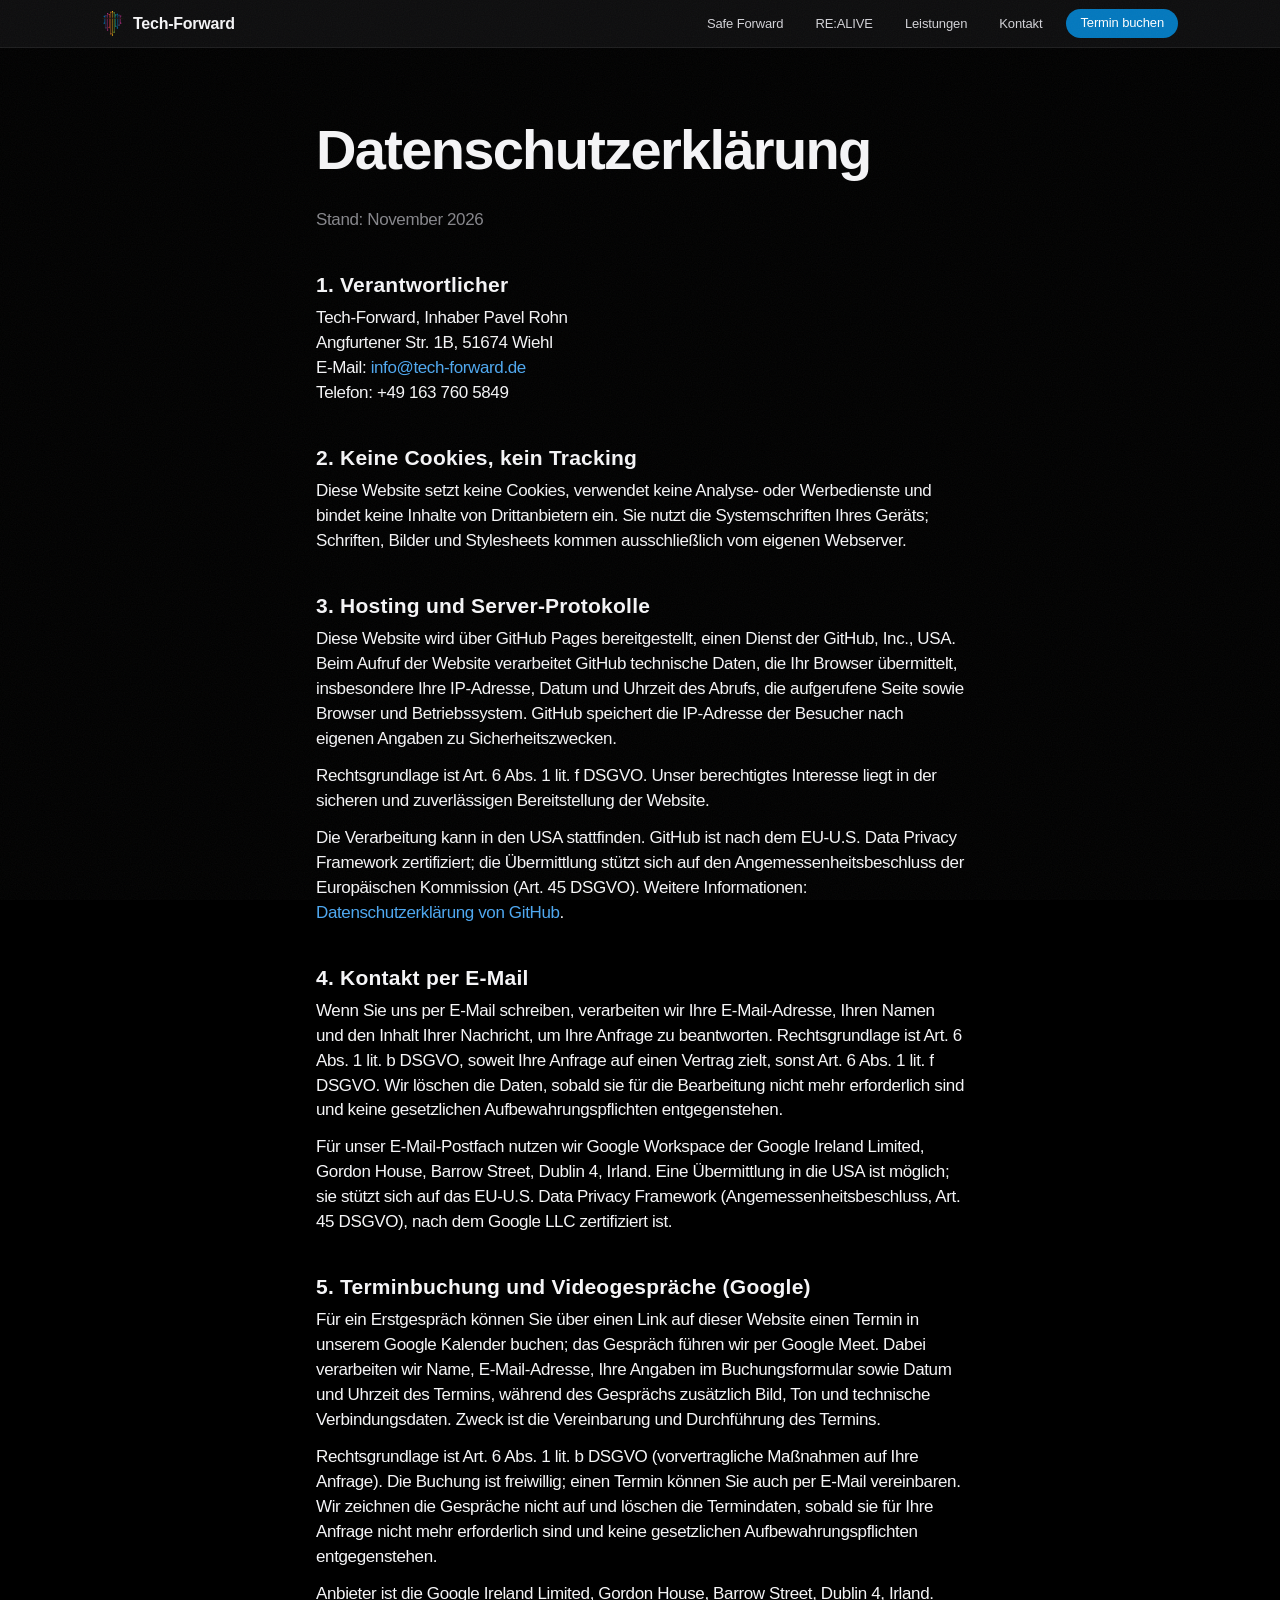
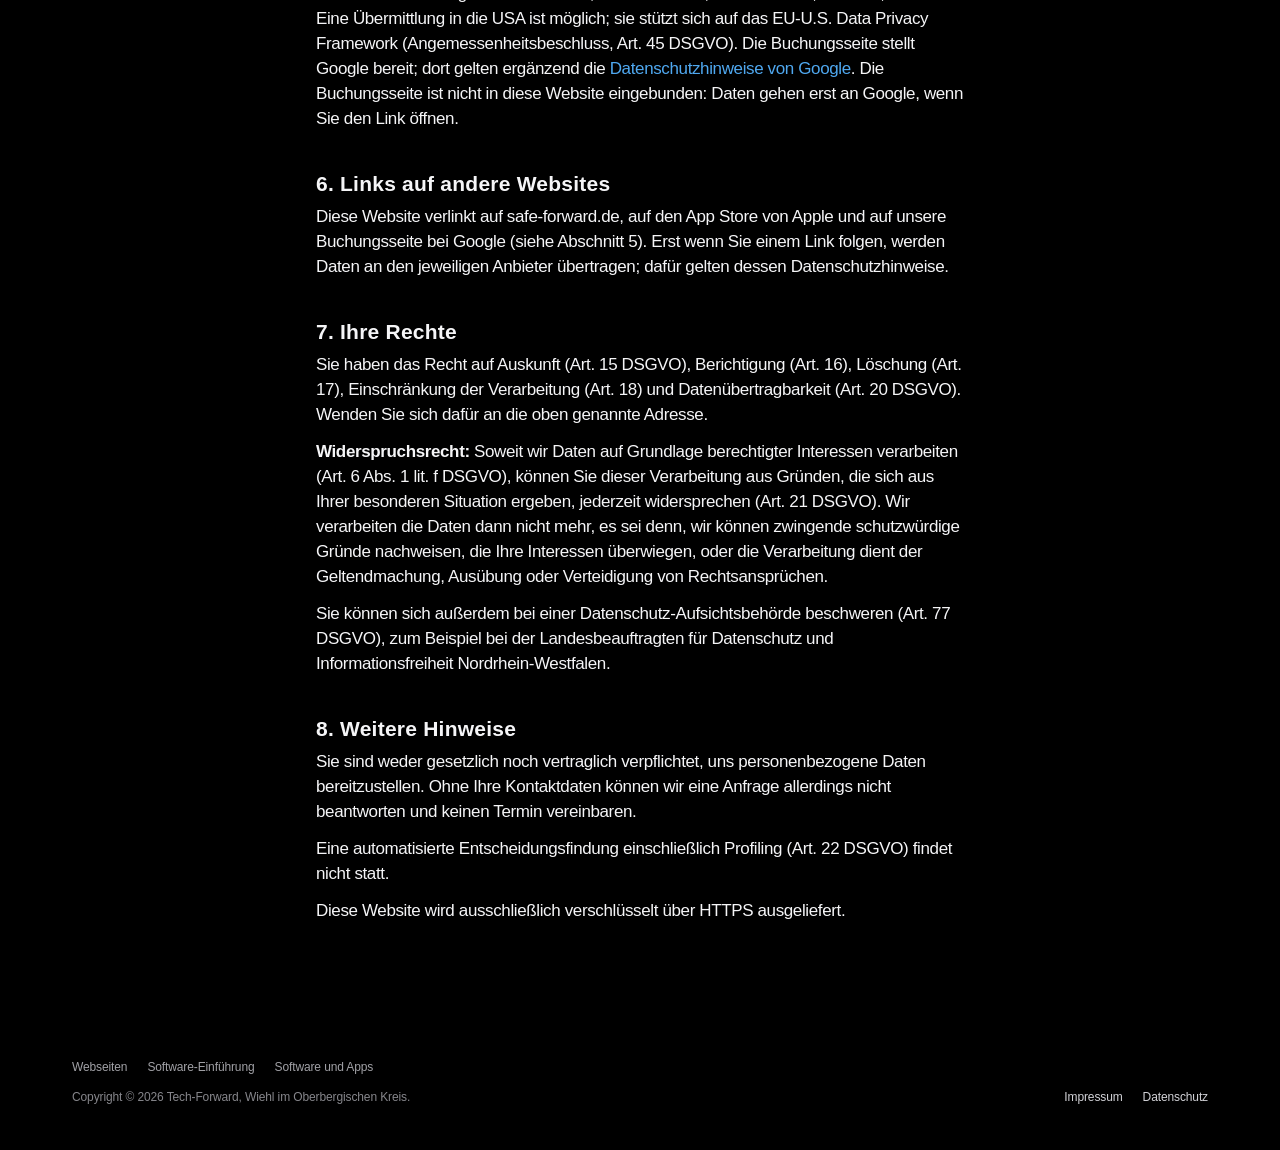
<file: datenschutz/index.html>
<!doctype html>
<html lang="de">
<head>
  <meta charset="utf-8">
  <meta name="viewport" content="width=device-width, initial-scale=1">
  <title>Datenschutzerklärung – Tech-Forward</title>
  <meta name="robots" content="index,follow">
  <link rel="canonical" href="https://www.tech-forward.de/datenschutz/">
  <meta name="theme-color" content="#000000">
  <link rel="icon" href="/favicon.svg" type="image/svg+xml">
  <link rel="stylesheet" href="/style.css?v=11">
</head>
<body>
  <a class="springen" href="#inhalt">Zum Inhalt springen</a>
  <header class="leiste">
    <nav class="leiste-innen" aria-label="Hauptnavigation">
      <a class="marke" href="/" aria-label="Tech-Forward, zur Startseite"><img src="/img/logo-zeichen.svg" alt="" width="21" height="25">Tech-Forward</a>
      <ul class="leiste-links">
        <li><a href="/#safe-forward">Safe Forward</a></li>
        <li><a href="/#realive">RE:ALIVE</a></li>
        <li><a href="/#leistungen">Leistungen</a></li>
        <li><a href="/#kontakt">Kontakt</a></li>
      </ul>
      <a class="leiste-cta" href="https://calendar.app.google/V4UeBWLR6Tuz8N52A" target="_blank" rel="noopener">Termin buchen</a>
    </nav>
  </header>
  <main id="inhalt" class="recht">
      <h1>Datenschutz­erklärung</h1>
      <p class="stand">Stand: November 2026</p>

      <h2>1. Verantwortlicher</h2>
      <address>
        Tech-Forward, Inhaber Pavel Rohn<br>
        Angfurtener Str. 1B, 51674 Wiehl<br>
        E-Mail: <a href="mailto:info@tech-forward.de">info@tech-forward.de</a><br>
        Telefon: +49 163 760 5849
      </address>

      <h2>2. Keine Cookies, kein Tracking</h2>
      <p>Diese Website setzt keine Cookies, verwendet keine Analyse- oder Werbedienste und bindet keine Inhalte von Drittanbietern ein. Sie nutzt die Systemschriften Ihres Geräts; Schriften, Bilder und Stylesheets kommen ausschließlich vom eigenen Webserver.</p>

      <h2>3. Hosting und Server-Protokolle</h2>
      <p>Diese Website wird über GitHub Pages bereitgestellt, einen Dienst der GitHub, Inc., USA. Beim Aufruf der Website verarbeitet GitHub technische Daten, die Ihr Browser übermittelt, insbesondere Ihre IP-Adresse, Datum und Uhrzeit des Abrufs, die aufgerufene Seite sowie Browser und Betriebssystem. GitHub speichert die IP-Adresse der Besucher nach eigenen Angaben zu Sicherheitszwecken.</p>
      <p>Rechtsgrundlage ist Art. 6 Abs. 1 lit. f DSGVO. Unser berechtigtes Interesse liegt in der sicheren und zuverlässigen Bereitstellung der Website.</p>
      <p>Die Verarbeitung kann in den USA stattfinden. GitHub ist nach dem EU-U.S. Data Privacy Framework zertifiziert; die Übermittlung stützt sich auf den Angemessenheitsbeschluss der Europäischen Kommission (Art. 45 DSGVO). Weitere Informationen: <a href="https://docs.github.com/de/site-policy/privacy-policies/github-general-privacy-statement">Datenschutzerklärung von GitHub</a>.</p>

      <h2>4. Kontakt per E-Mail</h2>
      <p>Wenn Sie uns per E-Mail schreiben, verarbeiten wir Ihre E-Mail-Adresse, Ihren Namen und den Inhalt Ihrer Nachricht, um Ihre Anfrage zu beantworten. Rechtsgrundlage ist Art. 6 Abs. 1 lit. b DSGVO, soweit Ihre Anfrage auf einen Vertrag zielt, sonst Art. 6 Abs. 1 lit. f DSGVO. Wir löschen die Daten, sobald sie für die Bearbeitung nicht mehr erforderlich sind und keine gesetzlichen Aufbewahrungspflichten entgegenstehen.</p>
      <p>Für unser E-Mail-Postfach nutzen wir Google Workspace der Google Ireland Limited, Gordon House, Barrow Street, Dublin 4, Irland. Eine Übermittlung in die USA ist möglich; sie stützt sich auf das EU-U.S. Data Privacy Framework (Angemessenheitsbeschluss, Art. 45 DSGVO), nach dem Google LLC zertifiziert ist.</p>

      <h2>5. Terminbuchung und Videogespräche (Google)</h2>
      <p>Für ein Erstgespräch können Sie über einen Link auf dieser Website einen Termin in unserem Google Kalender buchen; das Gespräch führen wir per Google Meet. Dabei verarbeiten wir Name, E-Mail-Adresse, Ihre Angaben im Buchungsformular sowie Datum und Uhrzeit des Termins, während des Gesprächs zusätzlich Bild, Ton und technische Verbindungsdaten. Zweck ist die Vereinbarung und Durchführung des Termins.</p>
      <p>Rechtsgrundlage ist Art. 6 Abs. 1 lit. b DSGVO (vorvertragliche Maßnahmen auf Ihre Anfrage). Die Buchung ist freiwillig; einen Termin können Sie auch per E-Mail vereinbaren. Wir zeichnen die Gespräche nicht auf und löschen die Termindaten, sobald sie für Ihre Anfrage nicht mehr erforderlich sind und keine gesetzlichen Aufbewahrungspflichten entgegenstehen.</p>
      <p>Anbieter ist die Google Ireland Limited, Gordon House, Barrow Street, Dublin 4, Irland. Eine Übermittlung in die USA ist möglich; sie stützt sich auf das EU-U.S. Data Privacy Framework (Angemessenheitsbeschluss, Art. 45 DSGVO). Die Buchungsseite stellt Google bereit; dort gelten ergänzend die <a href="https://policies.google.com/privacy">Datenschutzhinweise von Google</a>. Die Buchungsseite ist nicht in diese Website eingebunden: Daten gehen erst an Google, wenn Sie den Link öffnen.</p>

      <h2>6. Links auf andere Websites</h2>
      <p>Diese Website verlinkt auf safe-forward.de, auf den App Store von Apple und auf unsere Buchungsseite bei Google (siehe Abschnitt 5). Erst wenn Sie einem Link folgen, werden Daten an den jeweiligen Anbieter übertragen; dafür gelten dessen Datenschutzhinweise.</p>

      <h2>7. Ihre Rechte</h2>
      <p>Sie haben das Recht auf Auskunft (Art. 15 DSGVO), Berichtigung (Art. 16), Löschung (Art. 17), Einschränkung der Verarbeitung (Art. 18) und Datenübertragbarkeit (Art. 20 DSGVO). Wenden Sie sich dafür an die oben genannte Adresse.</p>
      <p><strong>Widerspruchsrecht:</strong> Soweit wir Daten auf Grundlage berechtigter Interessen verarbeiten (Art. 6 Abs. 1 lit. f DSGVO), können Sie dieser Verarbeitung aus Gründen, die sich aus Ihrer besonderen Situation ergeben, jederzeit widersprechen (Art. 21 DSGVO). Wir verarbeiten die Daten dann nicht mehr, es sei denn, wir können zwingende schutzwürdige Gründe nachweisen, die Ihre Interessen überwiegen, oder die Verarbeitung dient der Geltendmachung, Ausübung oder Verteidigung von Rechtsansprüchen.</p>
      <p>Sie können sich außerdem bei einer Datenschutz-Aufsichtsbehörde beschweren (Art. 77 DSGVO), zum Beispiel bei der Landesbeauftragten für Datenschutz und Informationsfreiheit Nordrhein-Westfalen.</p>

      <h2>8. Weitere Hinweise</h2>
      <p>Sie sind weder gesetzlich noch vertraglich verpflichtet, uns personenbezogene Daten bereitzustellen. Ohne Ihre Kontaktdaten können wir eine Anfrage allerdings nicht beantworten und keinen Termin vereinbaren.</p>
      <p>Eine automatisierte Entscheidungsfindung einschließlich Profiling (Art. 22 DSGVO) findet nicht statt.</p>
      <p>Diese Website wird ausschließlich verschlüsselt über HTTPS ausgeliefert.</p>
  </main>
  <footer class="fuss">
    <nav class="fuss-leistungen" aria-label="Leistungen">
        <a href="/webseiten/">Webseiten</a>
        <a href="/software-einfuehrung/">Software-Einführung</a>
        <a href="/software-entwicklung/">Software und Apps</a>
    </nav>
    <div class="fuss-zeile">
      <span>Copyright © 2026 Tech-Forward, Wiehl im Oberbergischen Kreis.</span>
      <nav aria-label="Rechtliches">
        <a href="/impressum/">Impressum</a>
        <a href="/datenschutz/">Datenschutz</a>
      </nav>
    </div>
  </footer>
</body>
</html>
</file>
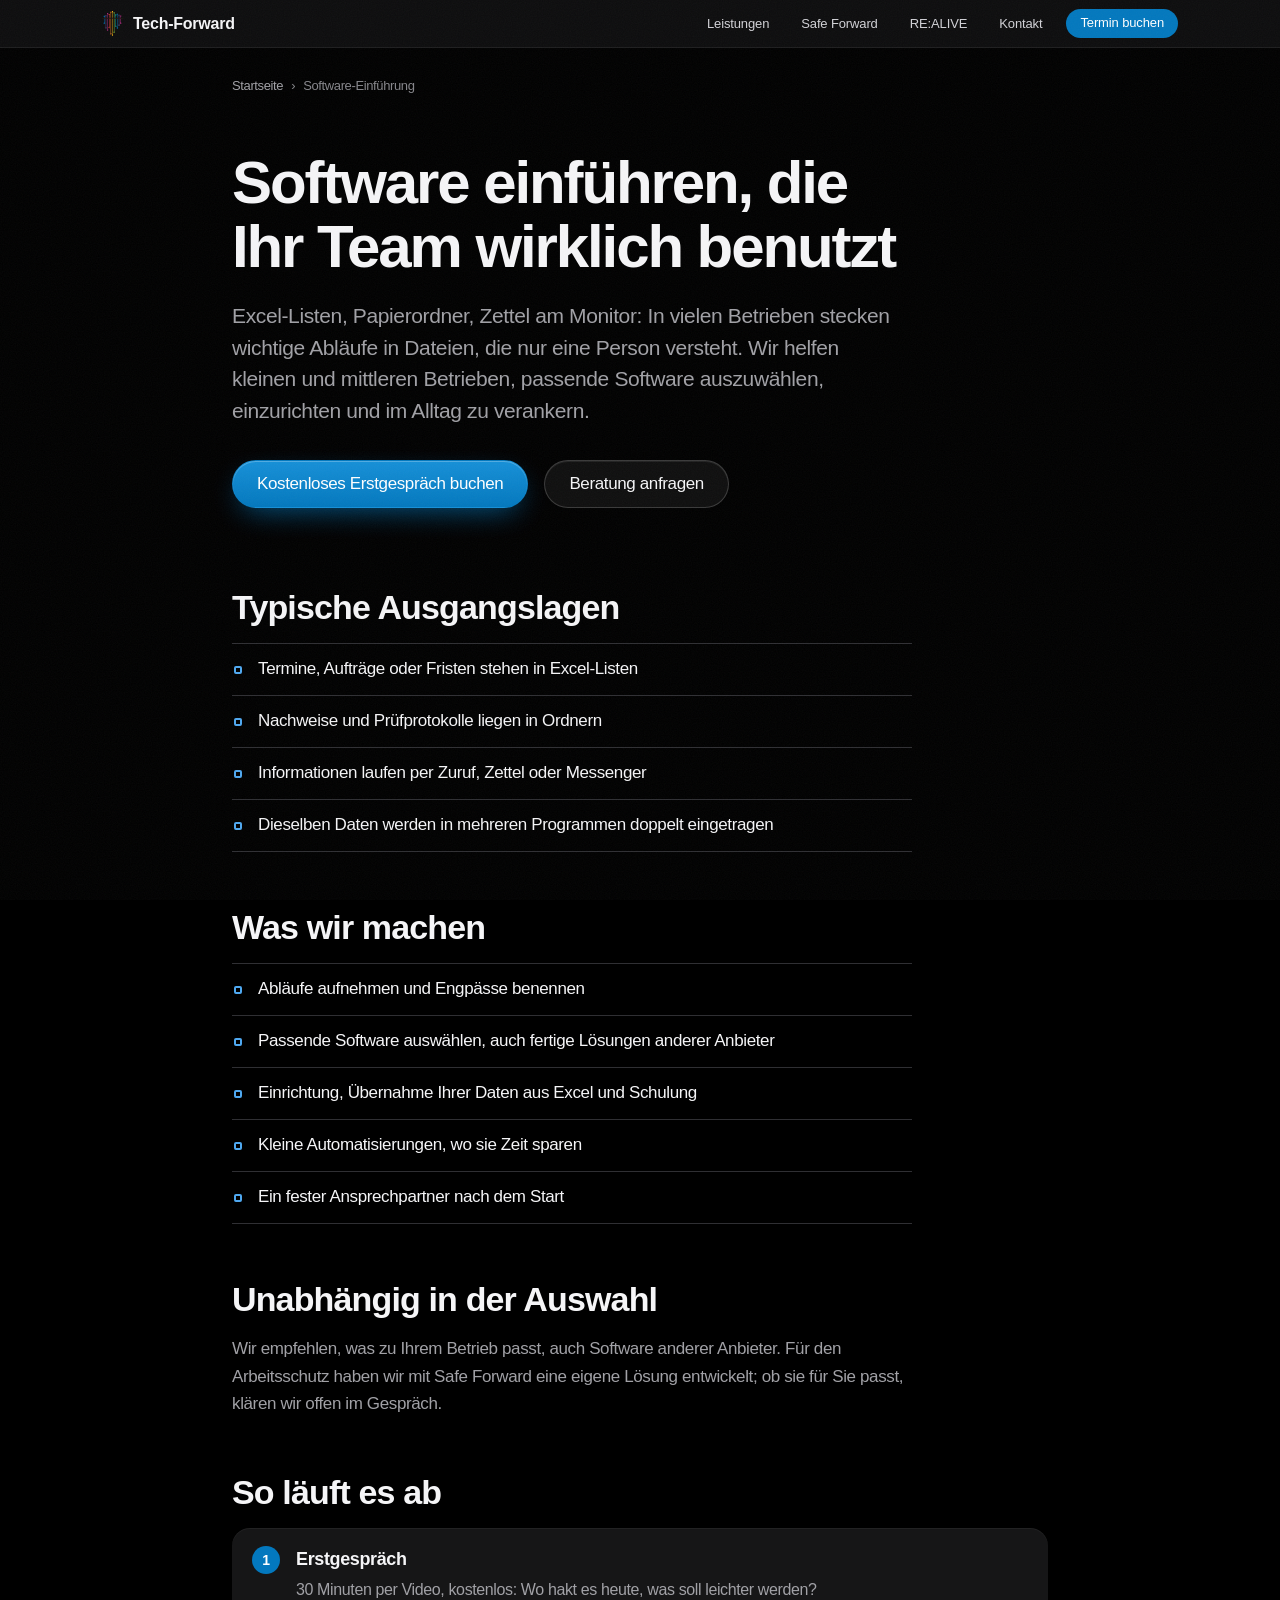
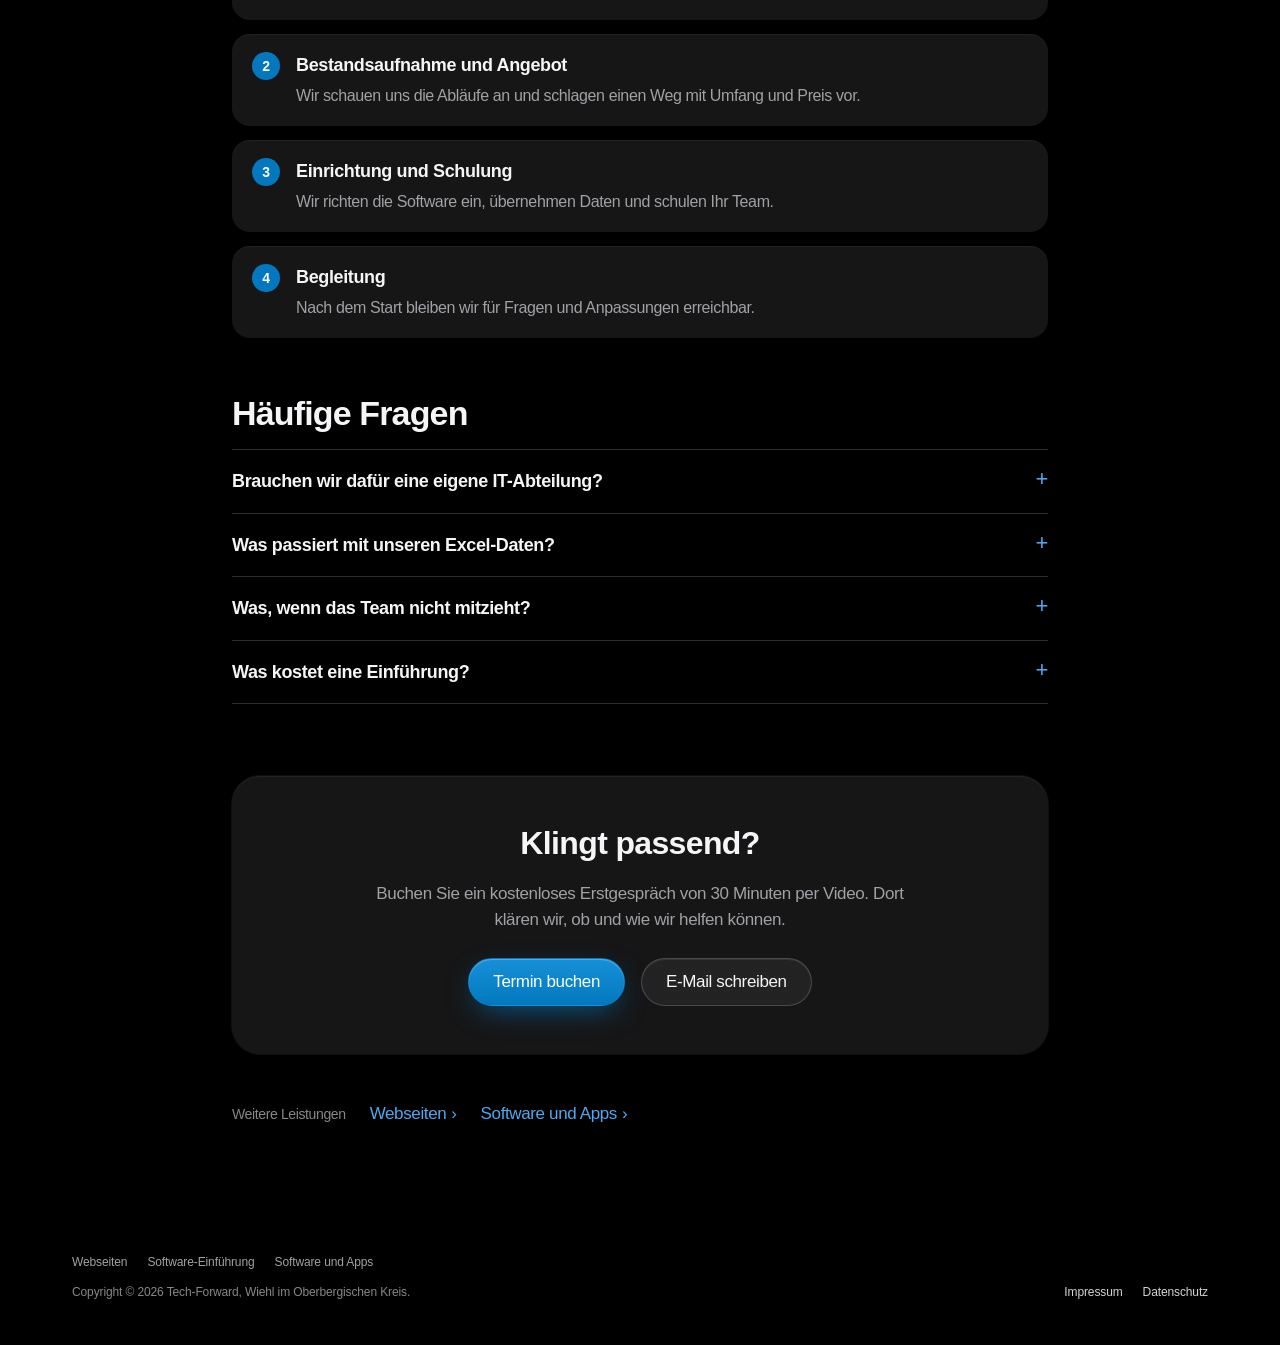
<file: digitalisierung/index.html>
<!doctype html>
<html lang="de">
<head>
  <meta charset="utf-8">
  <title>Weitergeleitet – Tech-Forward</title>
  <link rel="canonical" href="https://www.tech-forward.de/software-einfuehrung/">
  <meta http-equiv="refresh" content="0; url=/software-einfuehrung/">
</head>
<body>
  <p>Diese Seite ist umgezogen: <a href="/software-einfuehrung/">weiter zu Tech-Forward</a>.</p>
</body>
</html>
</file>
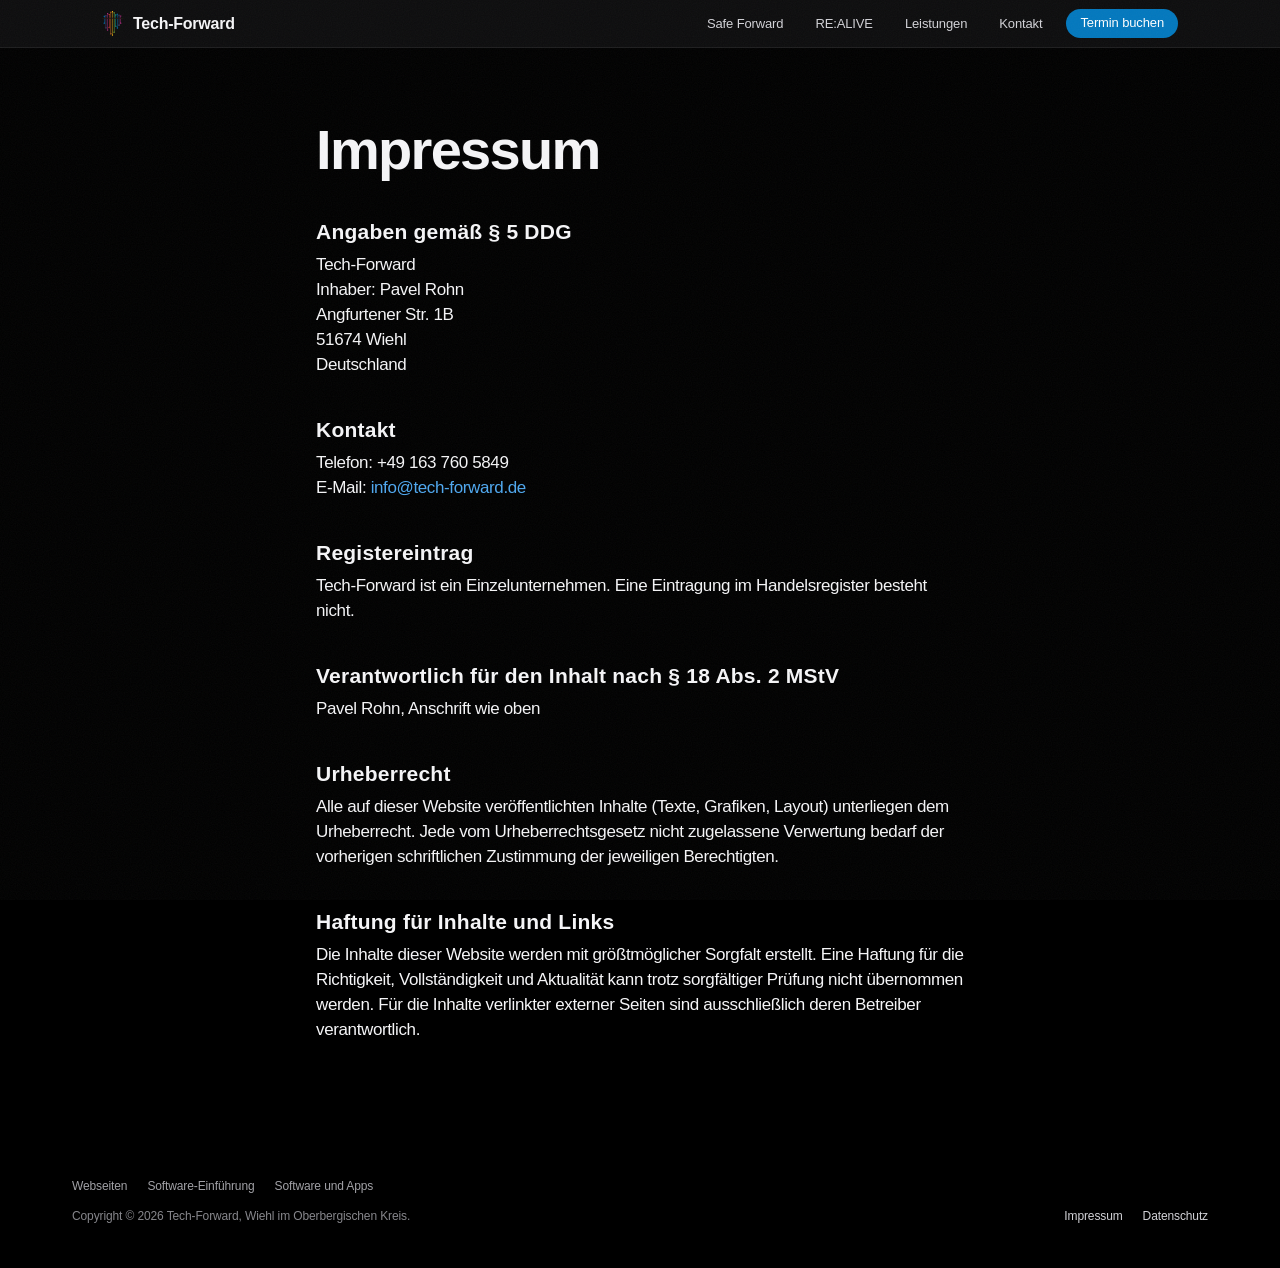
<file: impressum/index.html>
<!doctype html>
<html lang="de">
<head>
  <meta charset="utf-8">
  <meta name="viewport" content="width=device-width, initial-scale=1">
  <title>Impressum – Tech-Forward</title>
  <meta name="robots" content="index,follow">
  <link rel="canonical" href="https://www.tech-forward.de/impressum/">
  <meta name="theme-color" content="#000000">
  <link rel="icon" href="/favicon.svg" type="image/svg+xml">
  <link rel="stylesheet" href="/style.css?v=11">
</head>
<body>
  <a class="springen" href="#inhalt">Zum Inhalt springen</a>
  <header class="leiste">
    <nav class="leiste-innen" aria-label="Hauptnavigation">
      <a class="marke" href="/" aria-label="Tech-Forward, zur Startseite"><img src="/img/logo-zeichen.svg" alt="" width="21" height="25">Tech-Forward</a>
      <ul class="leiste-links">
        <li><a href="/#safe-forward">Safe Forward</a></li>
        <li><a href="/#realive">RE:ALIVE</a></li>
        <li><a href="/#leistungen">Leistungen</a></li>
        <li><a href="/#kontakt">Kontakt</a></li>
      </ul>
      <a class="leiste-cta" href="https://calendar.app.google/V4UeBWLR6Tuz8N52A" target="_blank" rel="noopener">Termin buchen</a>
    </nav>
  </header>
  <main id="inhalt" class="recht">
      <h1>Impressum</h1>
      <h2>Angaben gemäß § 5 DDG</h2>
      <address>
        Tech-Forward<br>
        Inhaber: Pavel Rohn<br>
        Angfurtener Str. 1B<br>
        51674 Wiehl<br>
        Deutschland
      </address>
      <h2>Kontakt</h2>
      <p>Telefon: +49 163 760 5849<br>E-Mail: <a href="mailto:info@tech-forward.de">info@tech-forward.de</a></p>
      <h2>Registereintrag</h2>
      <p>Tech-Forward ist ein Einzelunternehmen. Eine Eintragung im Handelsregister besteht nicht.</p>
      <h2>Verantwortlich für den Inhalt nach § 18 Abs. 2 MStV</h2>
      <p>Pavel Rohn, Anschrift wie oben</p>
      <h2>Urheberrecht</h2>
      <p>Alle auf dieser Website veröffentlichten Inhalte (Texte, Grafiken, Layout) unterliegen dem Urheberrecht. Jede vom Urheberrechtsgesetz nicht zugelassene Verwertung bedarf der vorherigen schriftlichen Zustimmung der jeweiligen Berechtigten.</p>
      <h2>Haftung für Inhalte und Links</h2>
      <p>Die Inhalte dieser Website werden mit größtmöglicher Sorgfalt erstellt. Eine Haftung für die Richtigkeit, Vollständigkeit und Aktualität kann trotz sorgfältiger Prüfung nicht übernommen werden. Für die Inhalte verlinkter externer Seiten sind ausschließlich deren Betreiber verantwortlich.</p>
  </main>
  <footer class="fuss">
    <nav class="fuss-leistungen" aria-label="Leistungen">
        <a href="/webseiten/">Webseiten</a>
        <a href="/software-einfuehrung/">Software-Einführung</a>
        <a href="/software-entwicklung/">Software und Apps</a>
    </nav>
    <div class="fuss-zeile">
      <span>Copyright © 2026 Tech-Forward, Wiehl im Oberbergischen Kreis.</span>
      <nav aria-label="Rechtliches">
        <a href="/impressum/">Impressum</a>
        <a href="/datenschutz/">Datenschutz</a>
      </nav>
    </div>
  </footer>
</body>
</html>
</file>
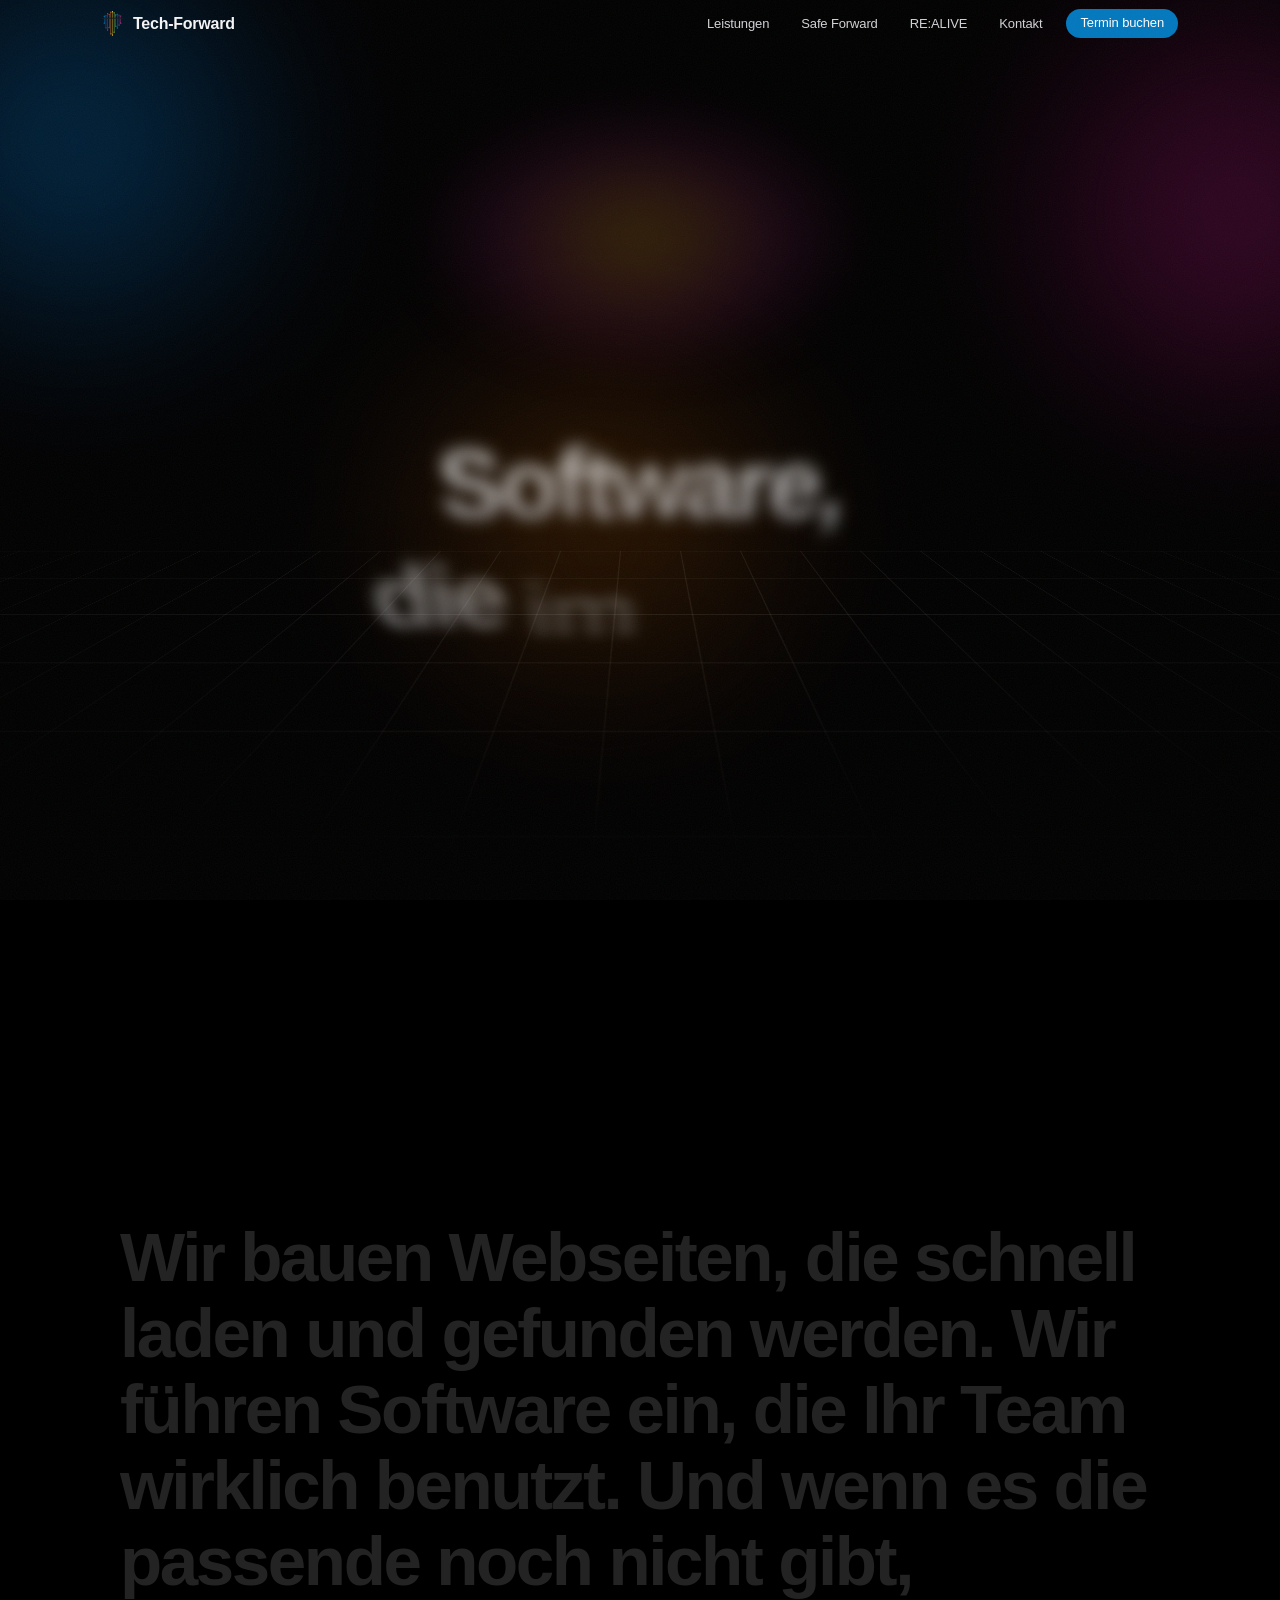
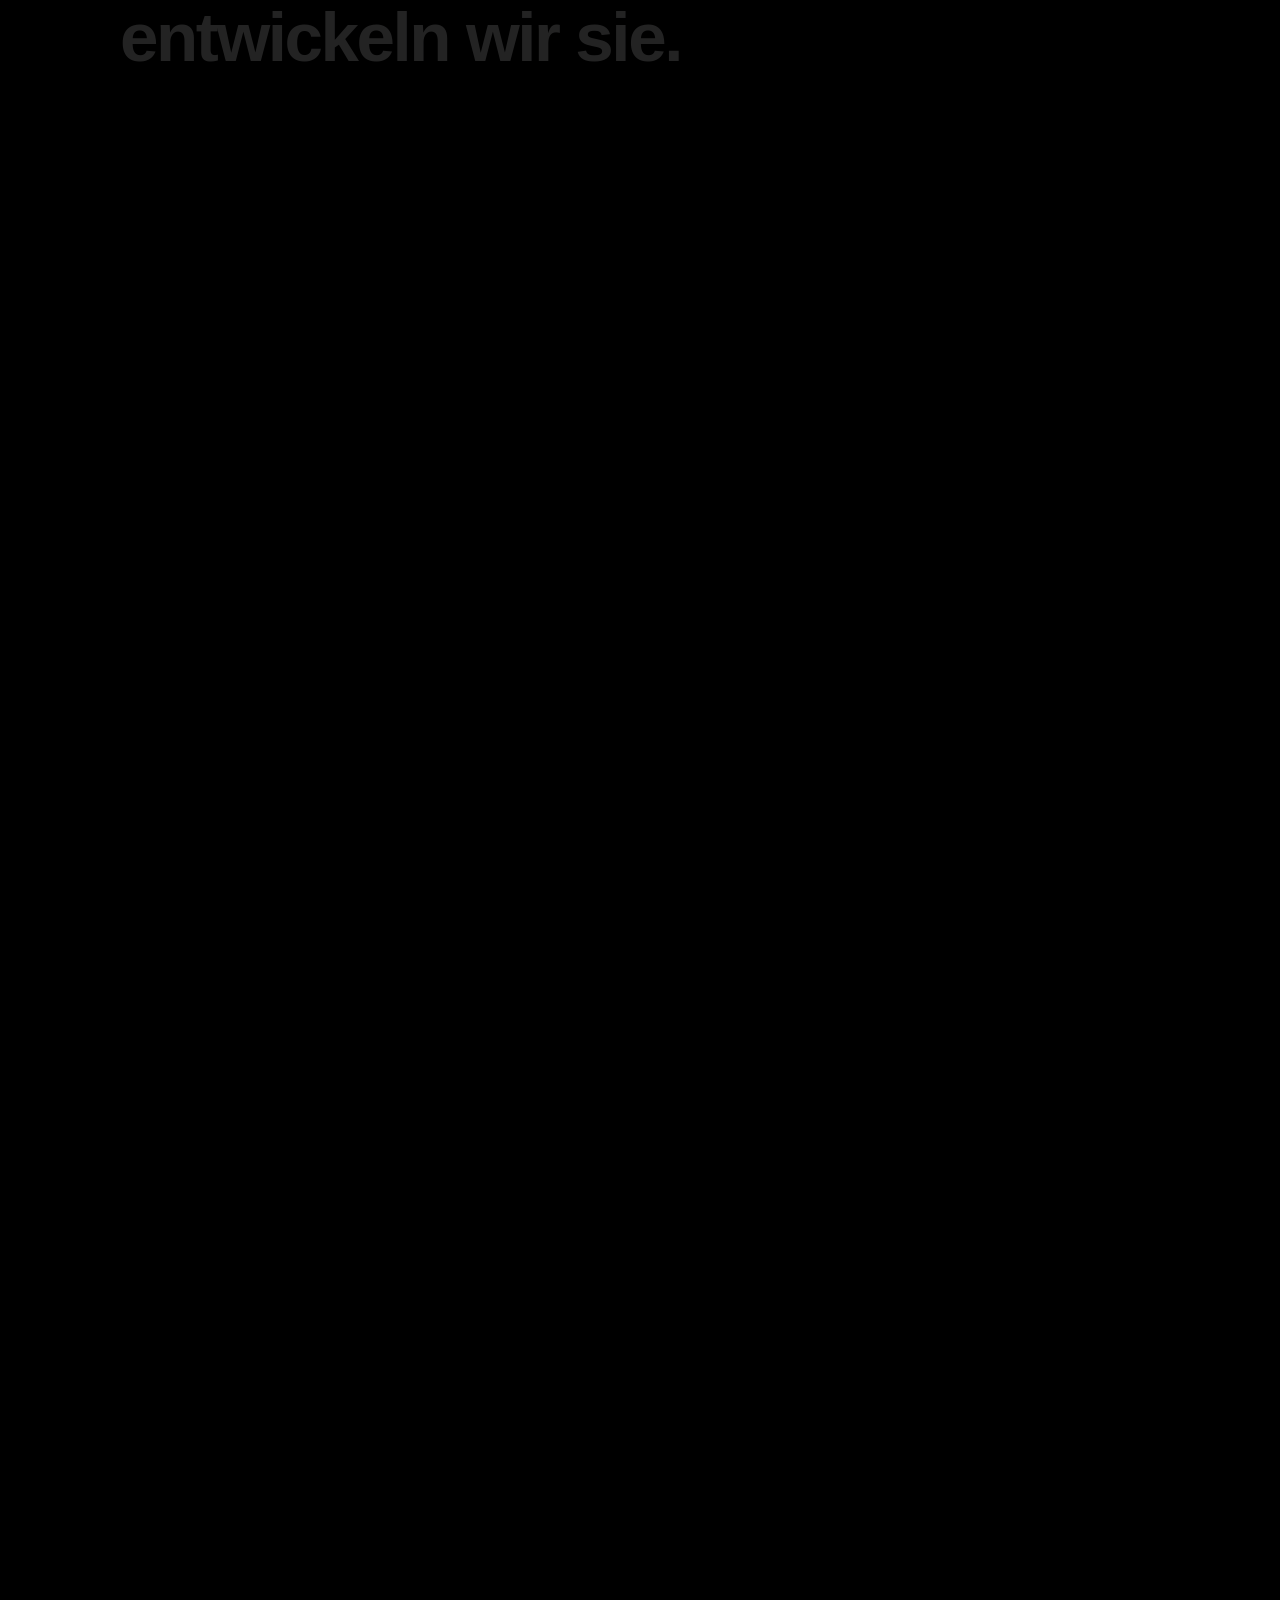
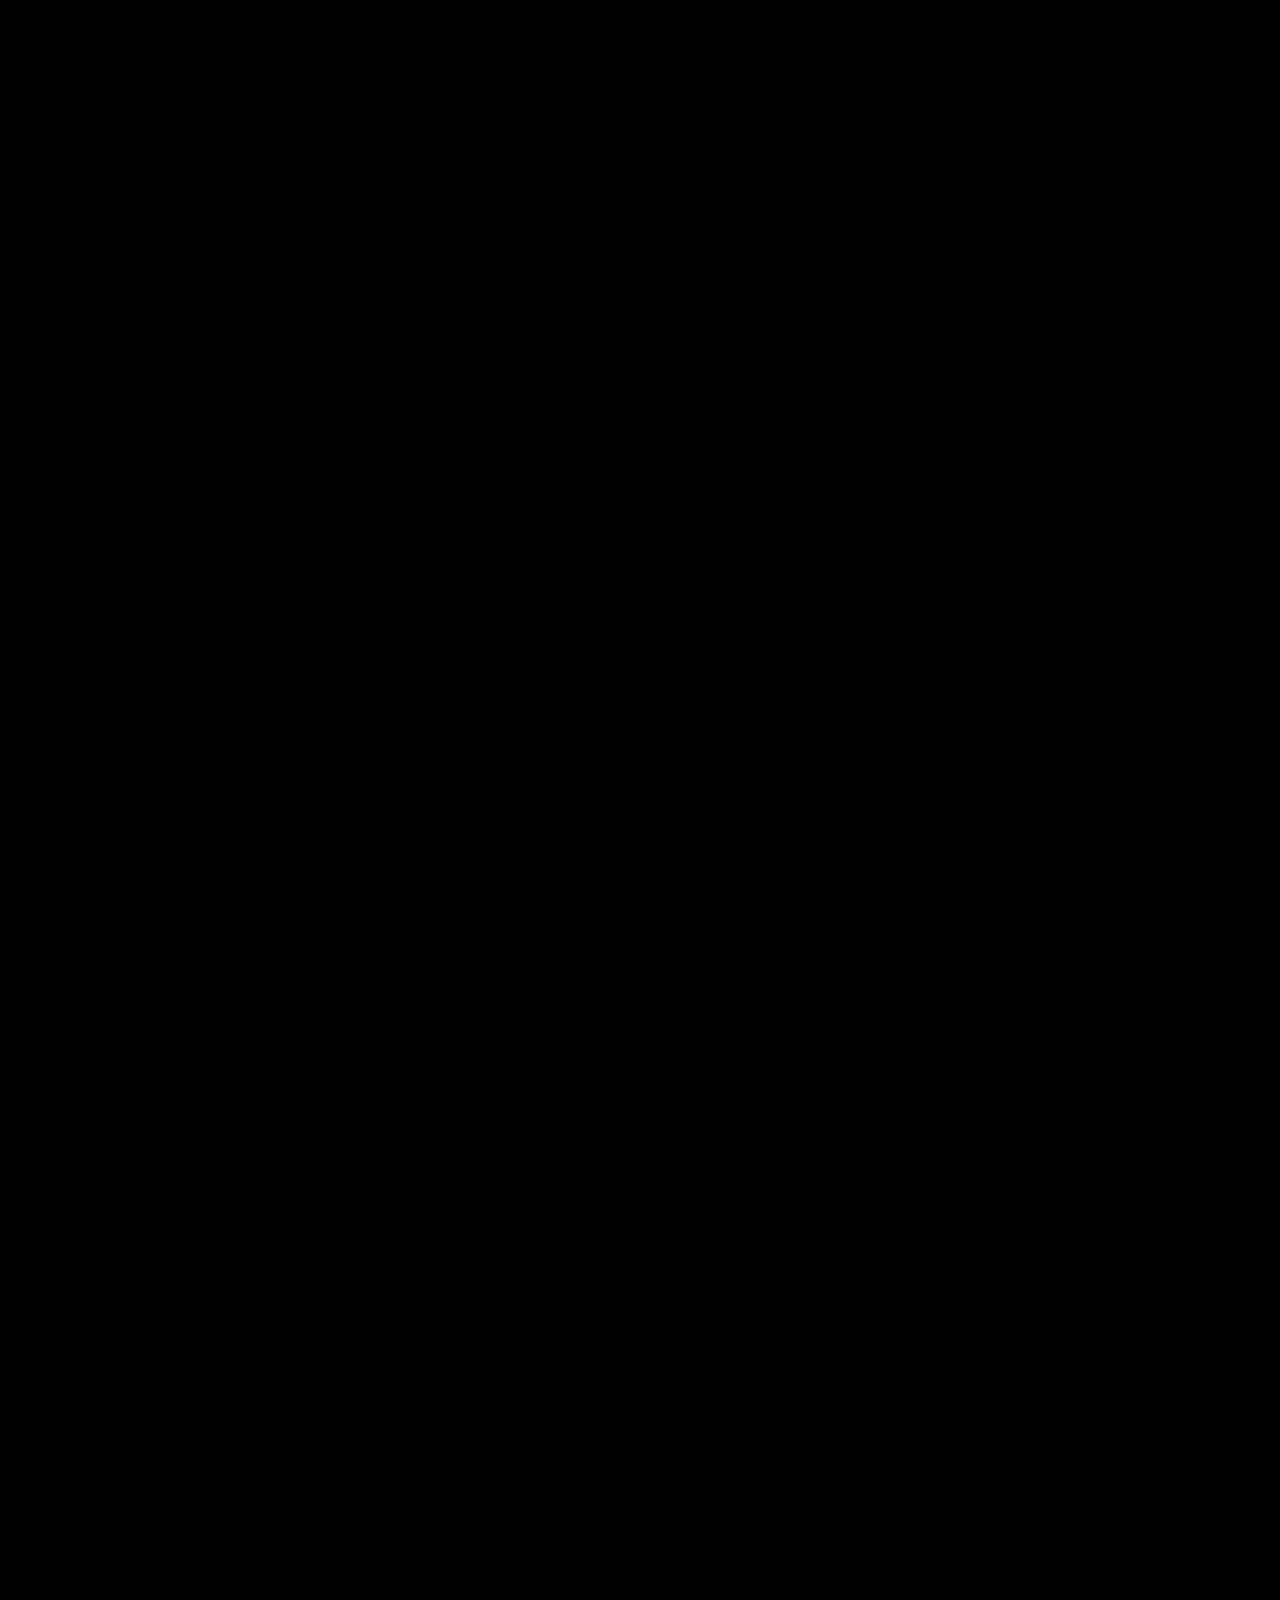
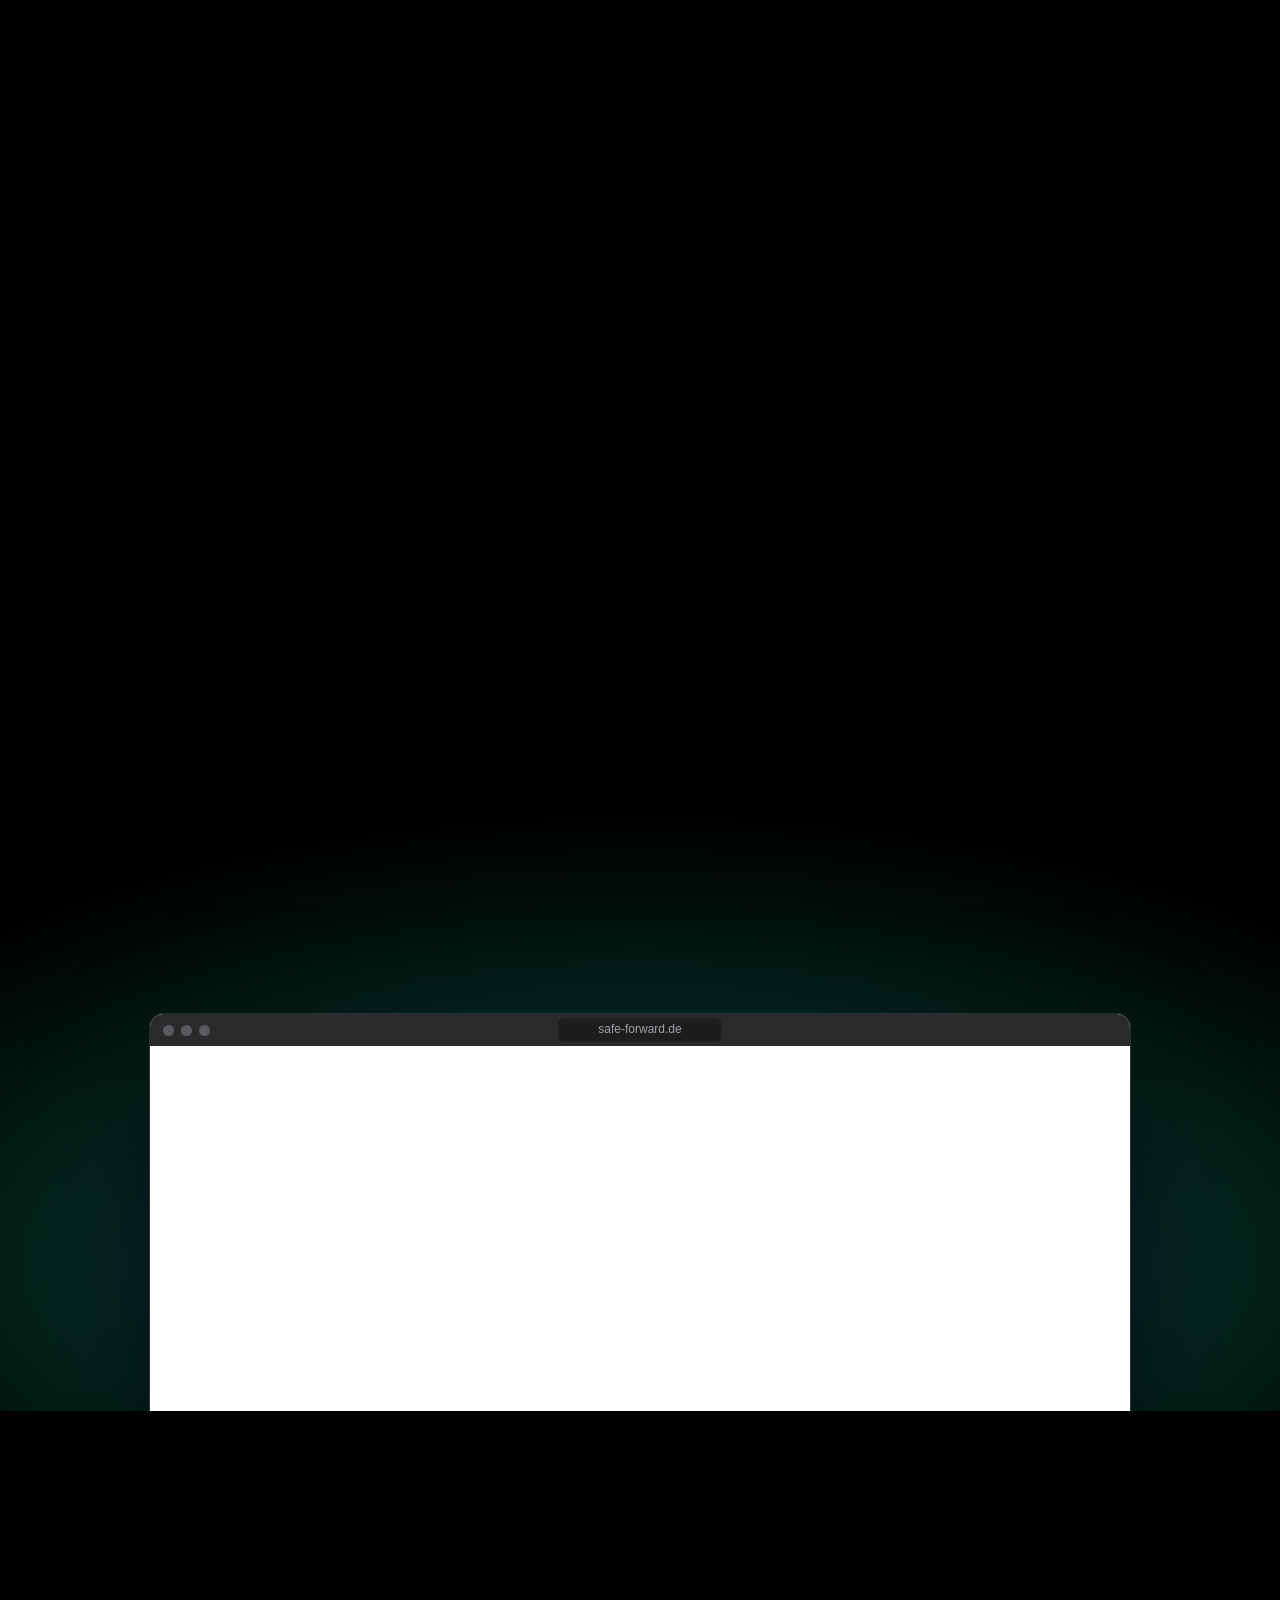
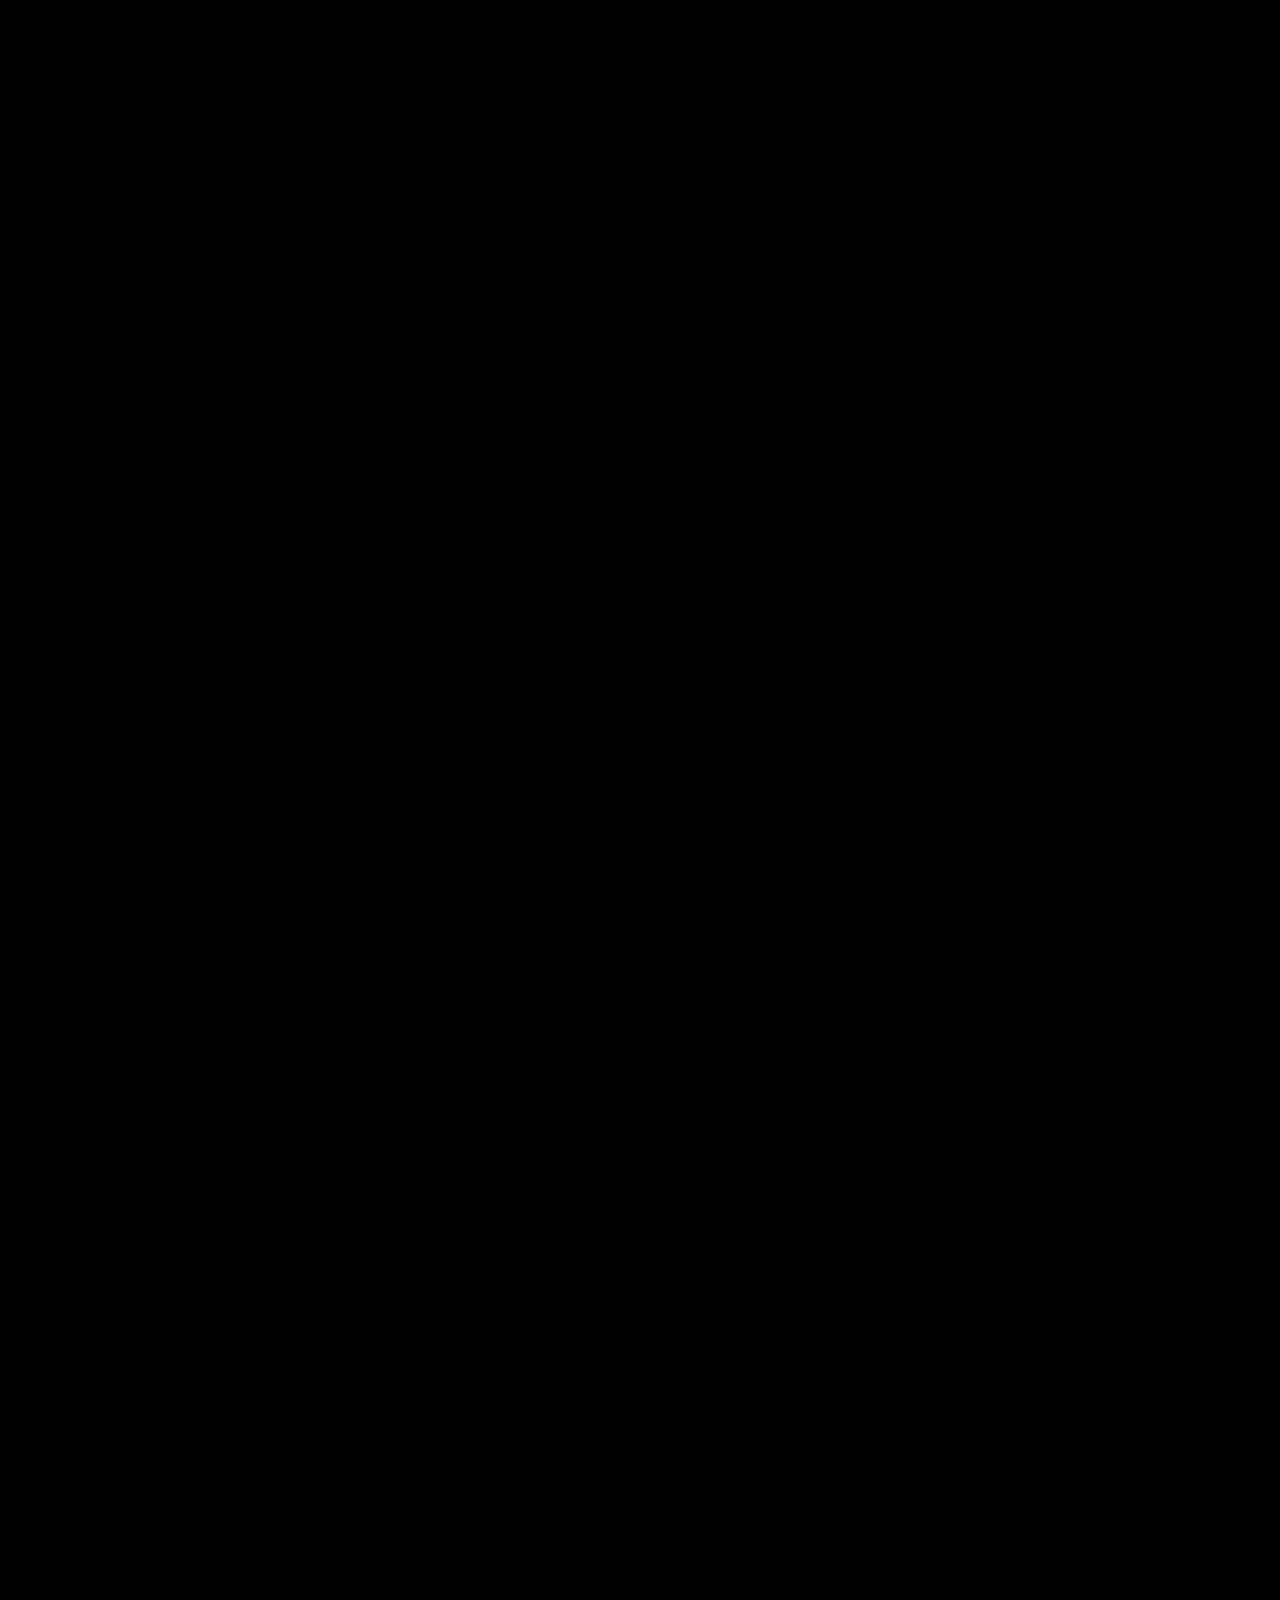
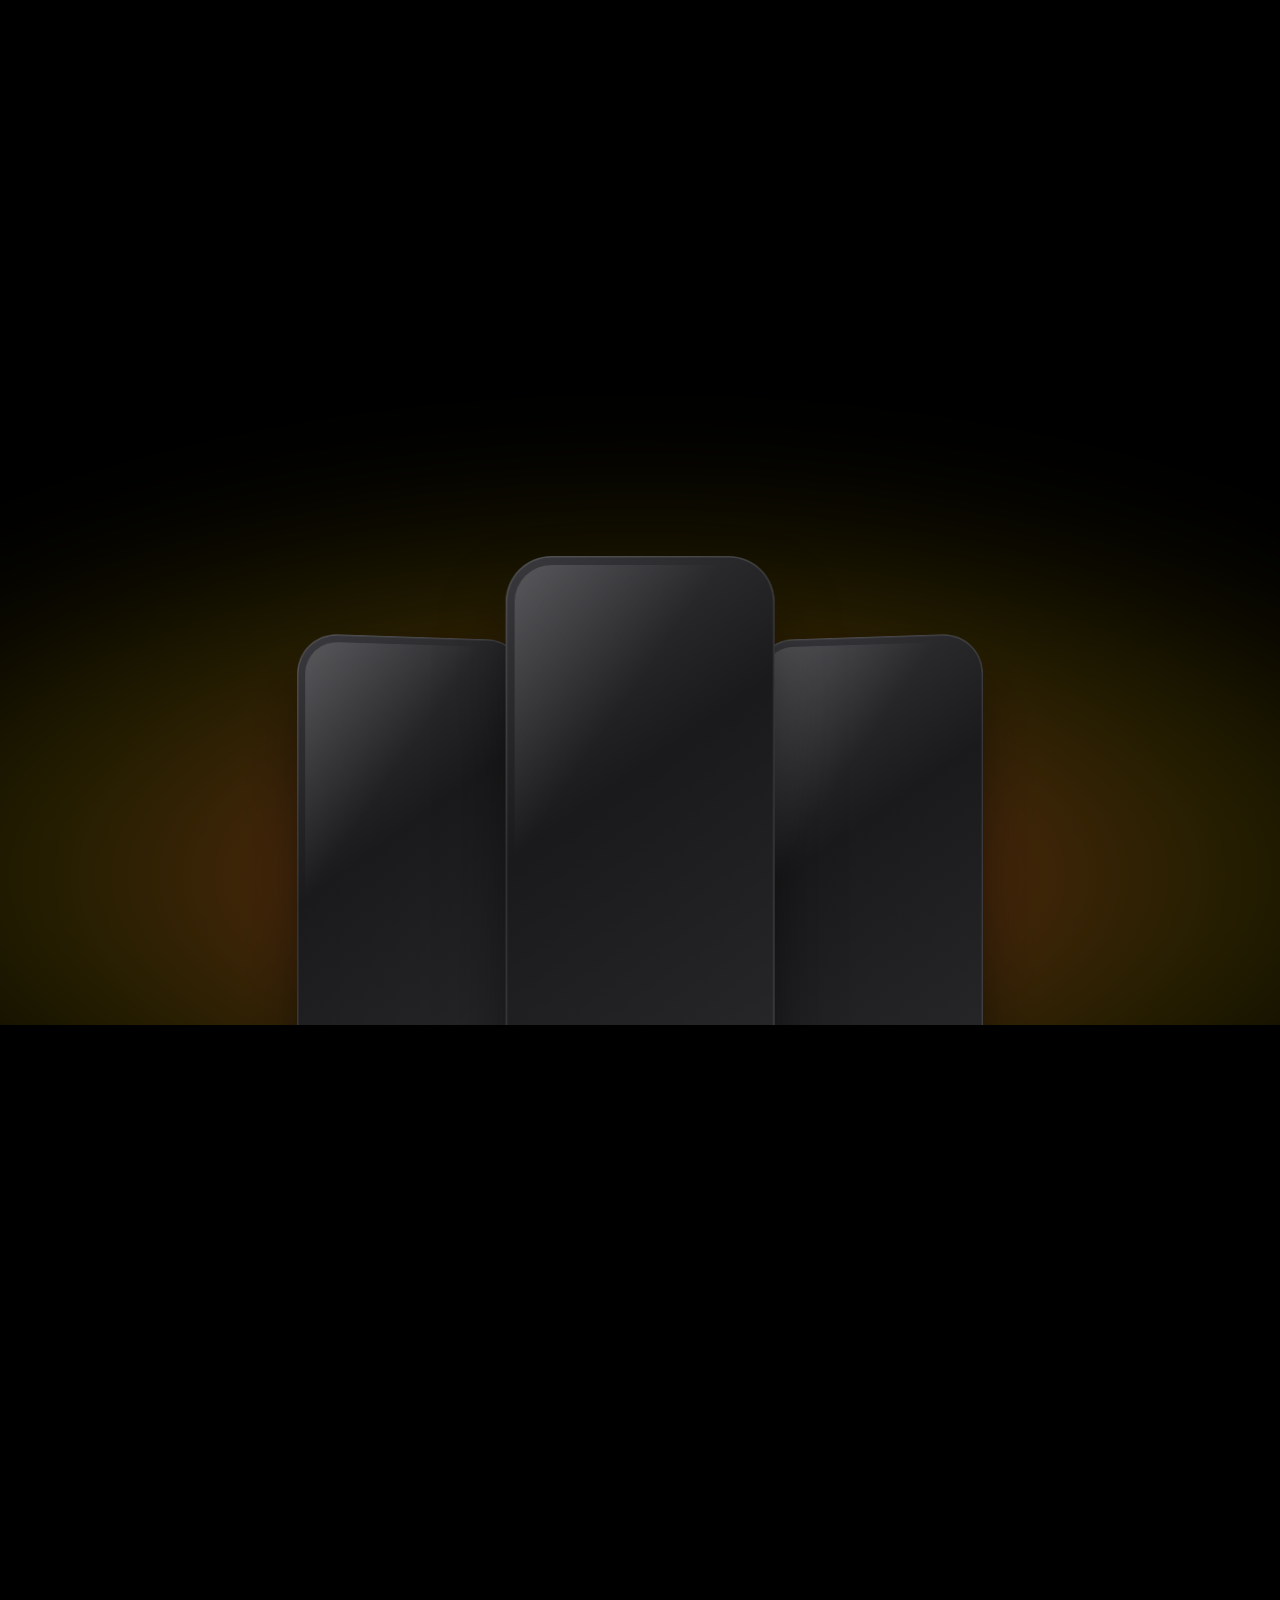
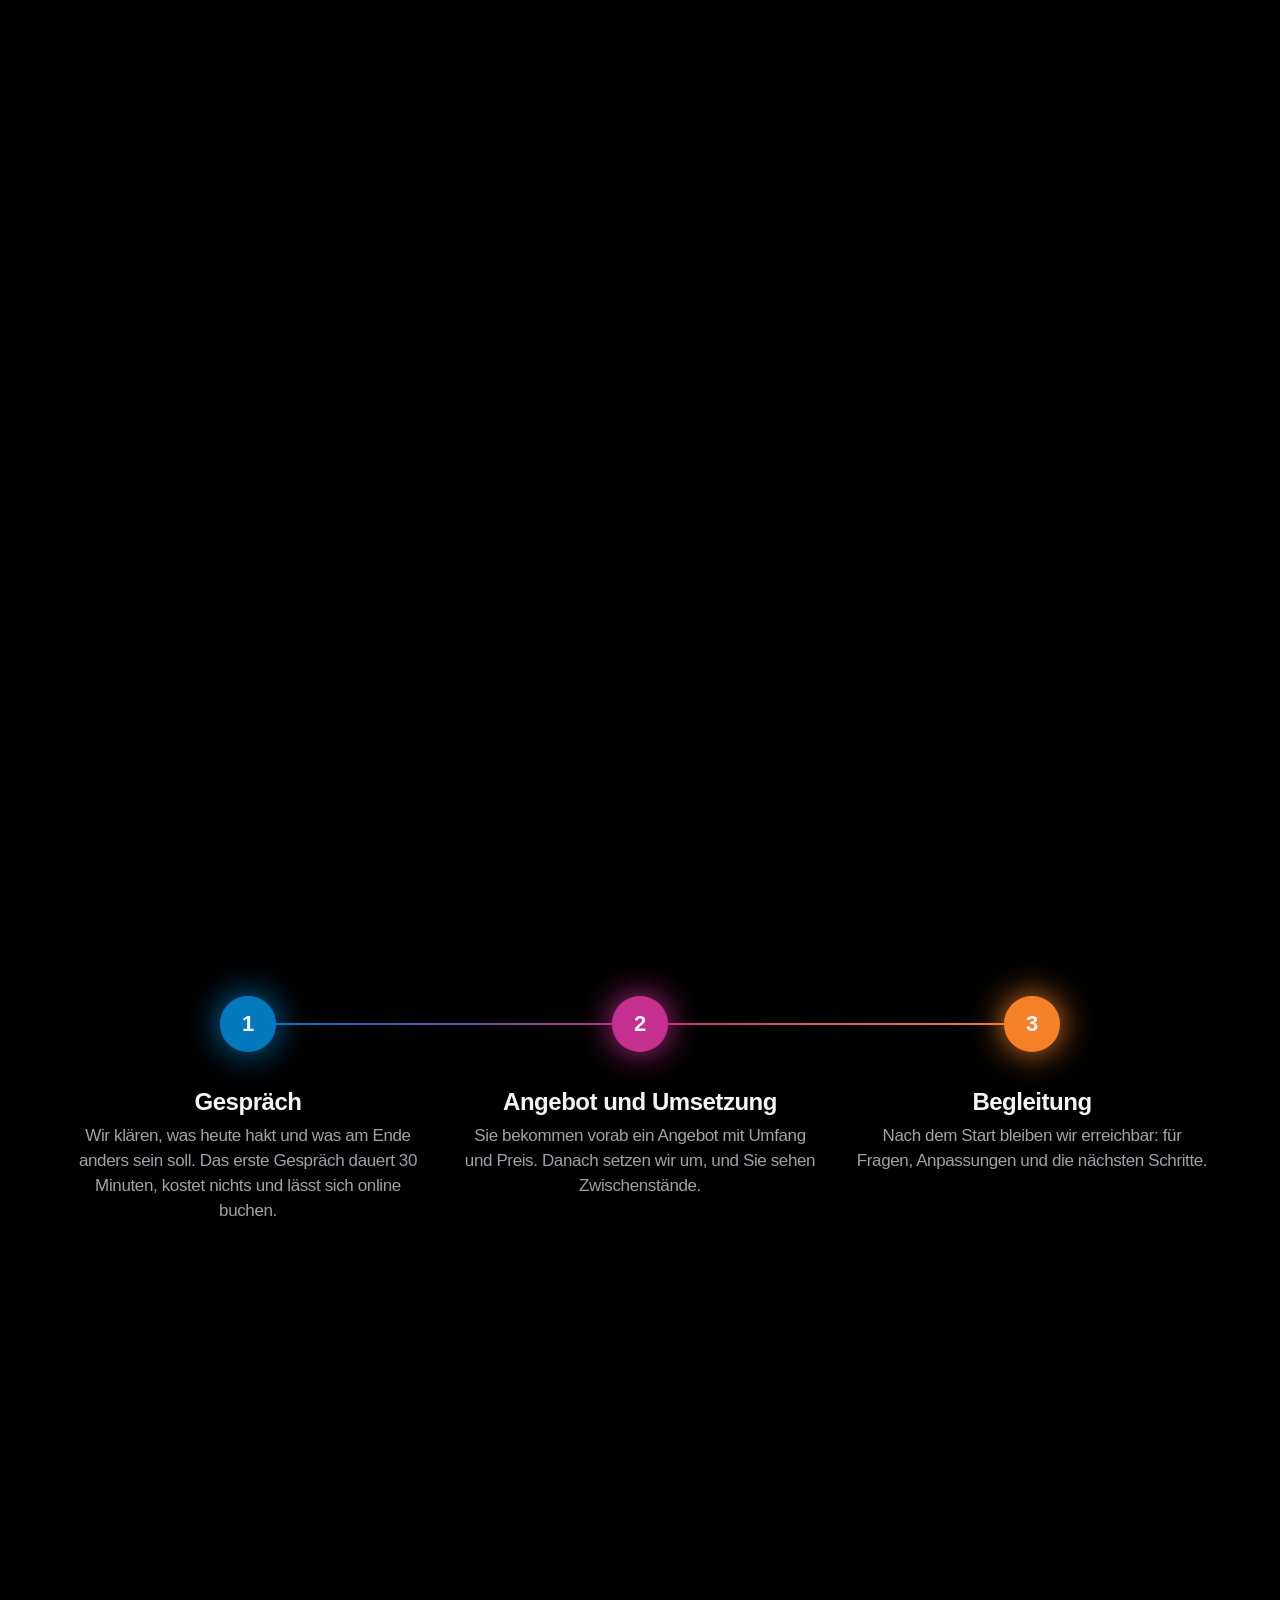
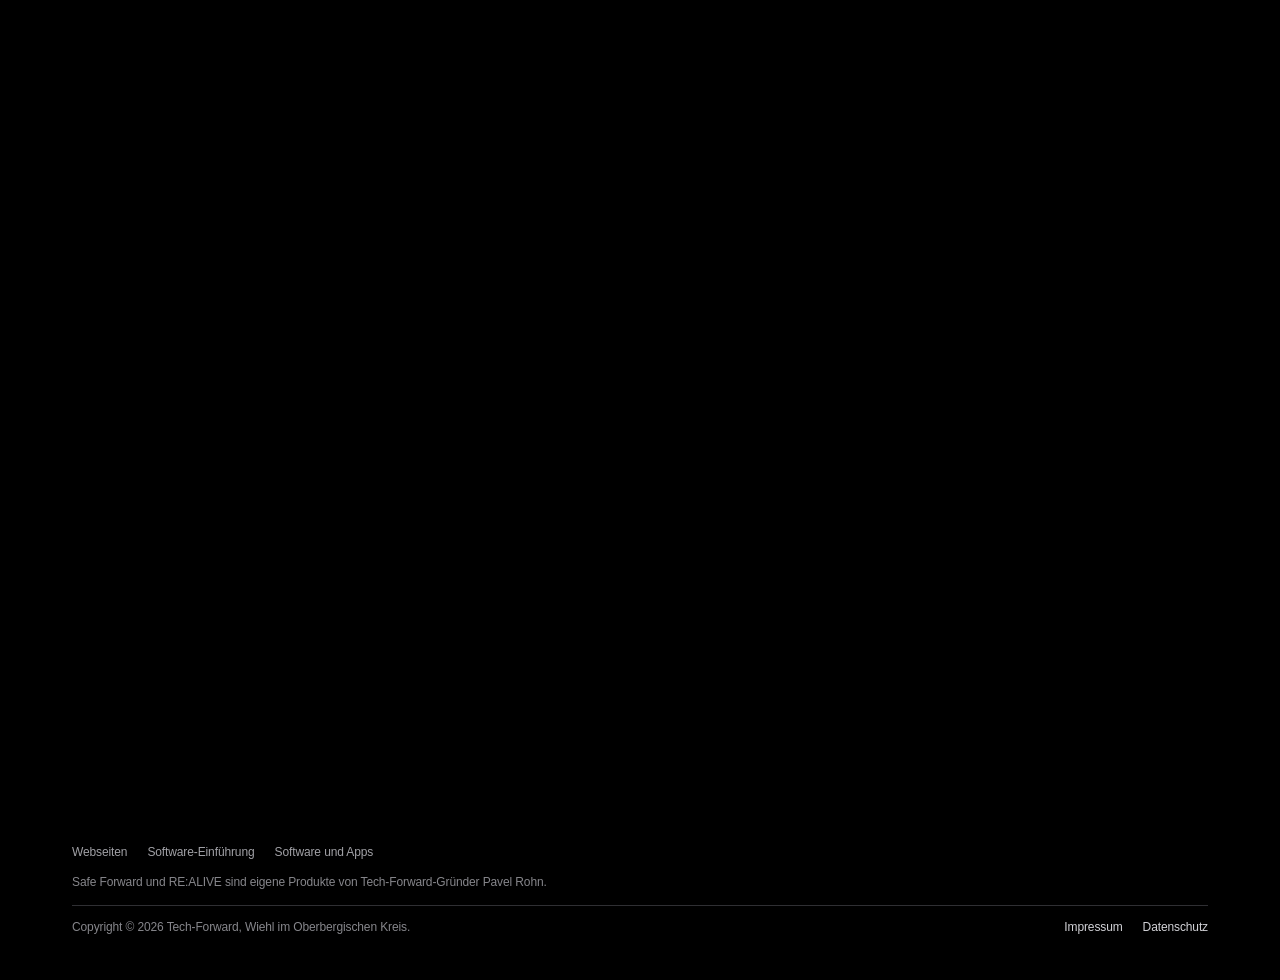
<file: marketing/index.html>
<!doctype html>
<html lang="de">
<head>
  <meta charset="utf-8">
  <title>Weitergeleitet – Tech-Forward</title>
  <link rel="canonical" href="https://www.tech-forward.de/">
  <meta http-equiv="refresh" content="0; url=/">
</head>
<body>
  <p>Diese Seite ist umgezogen: <a href="/">weiter zu Tech-Forward</a>.</p>
</body>
</html>
</file>
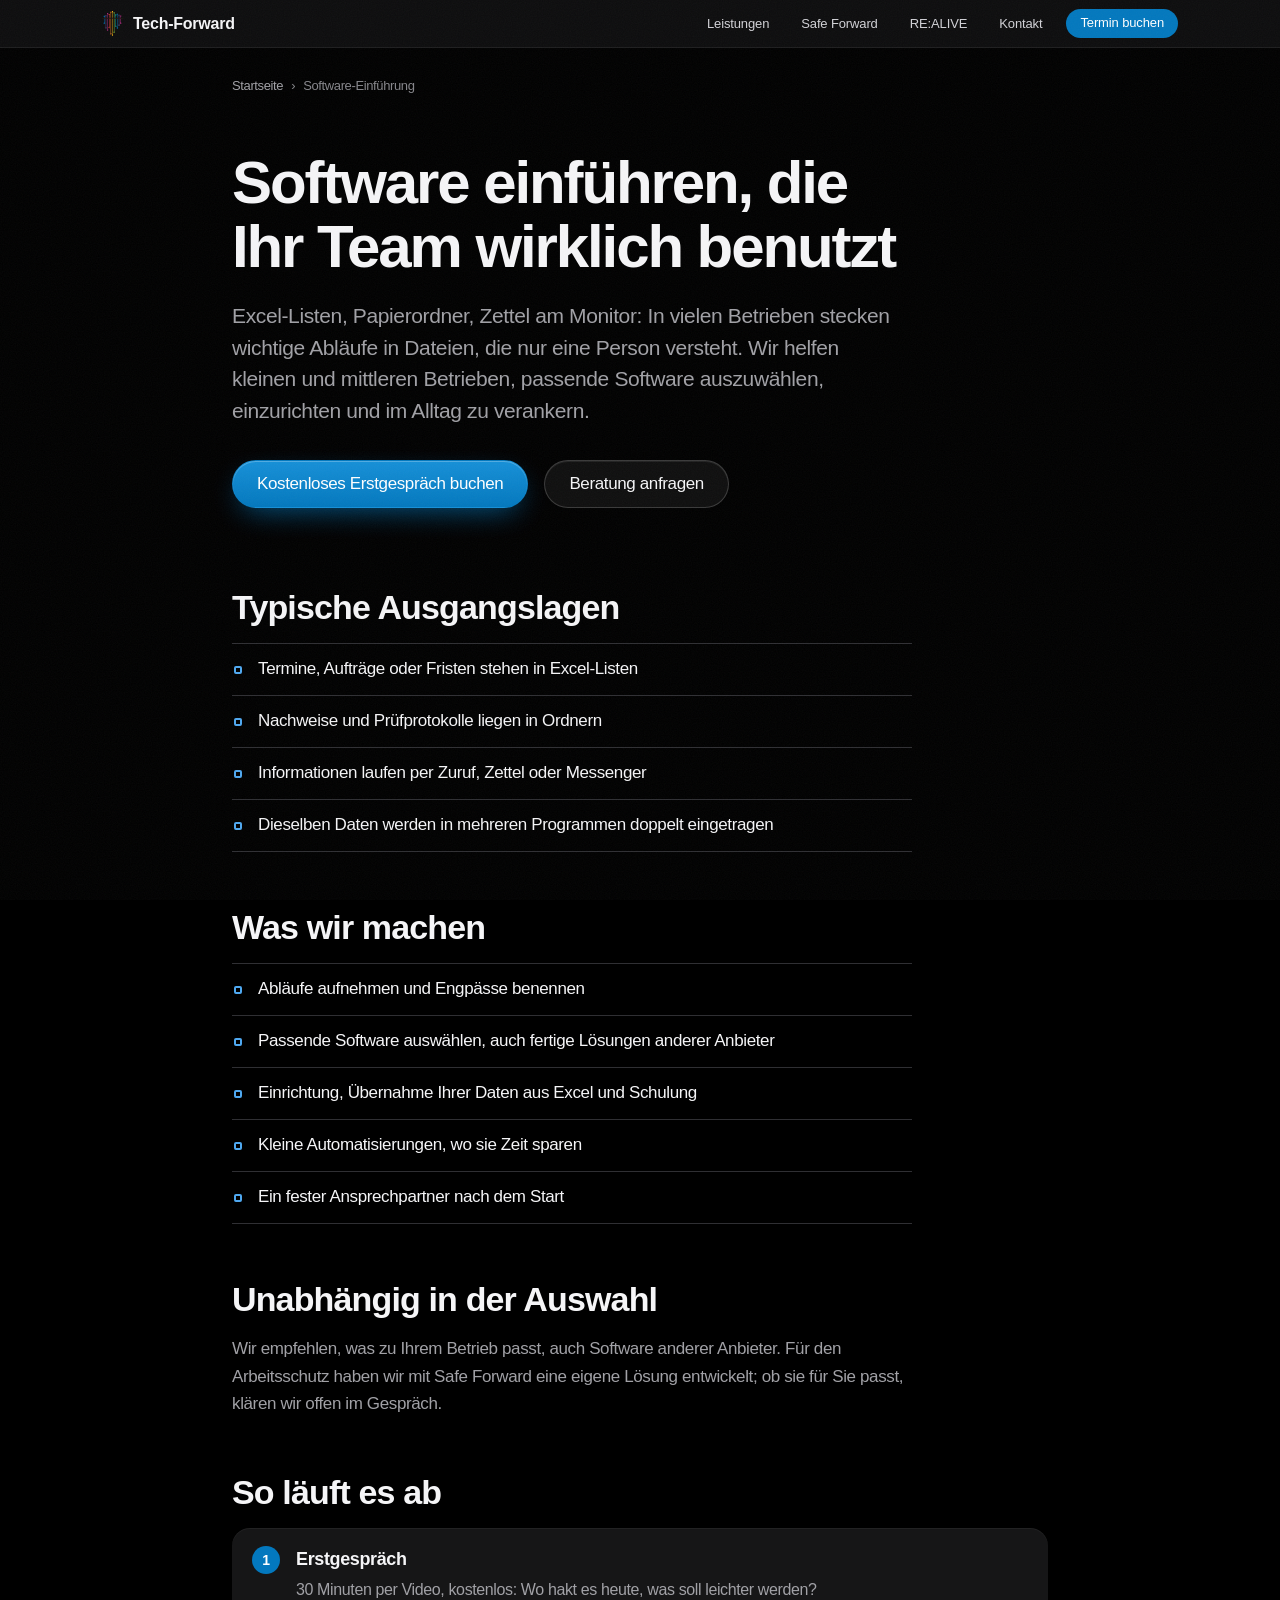
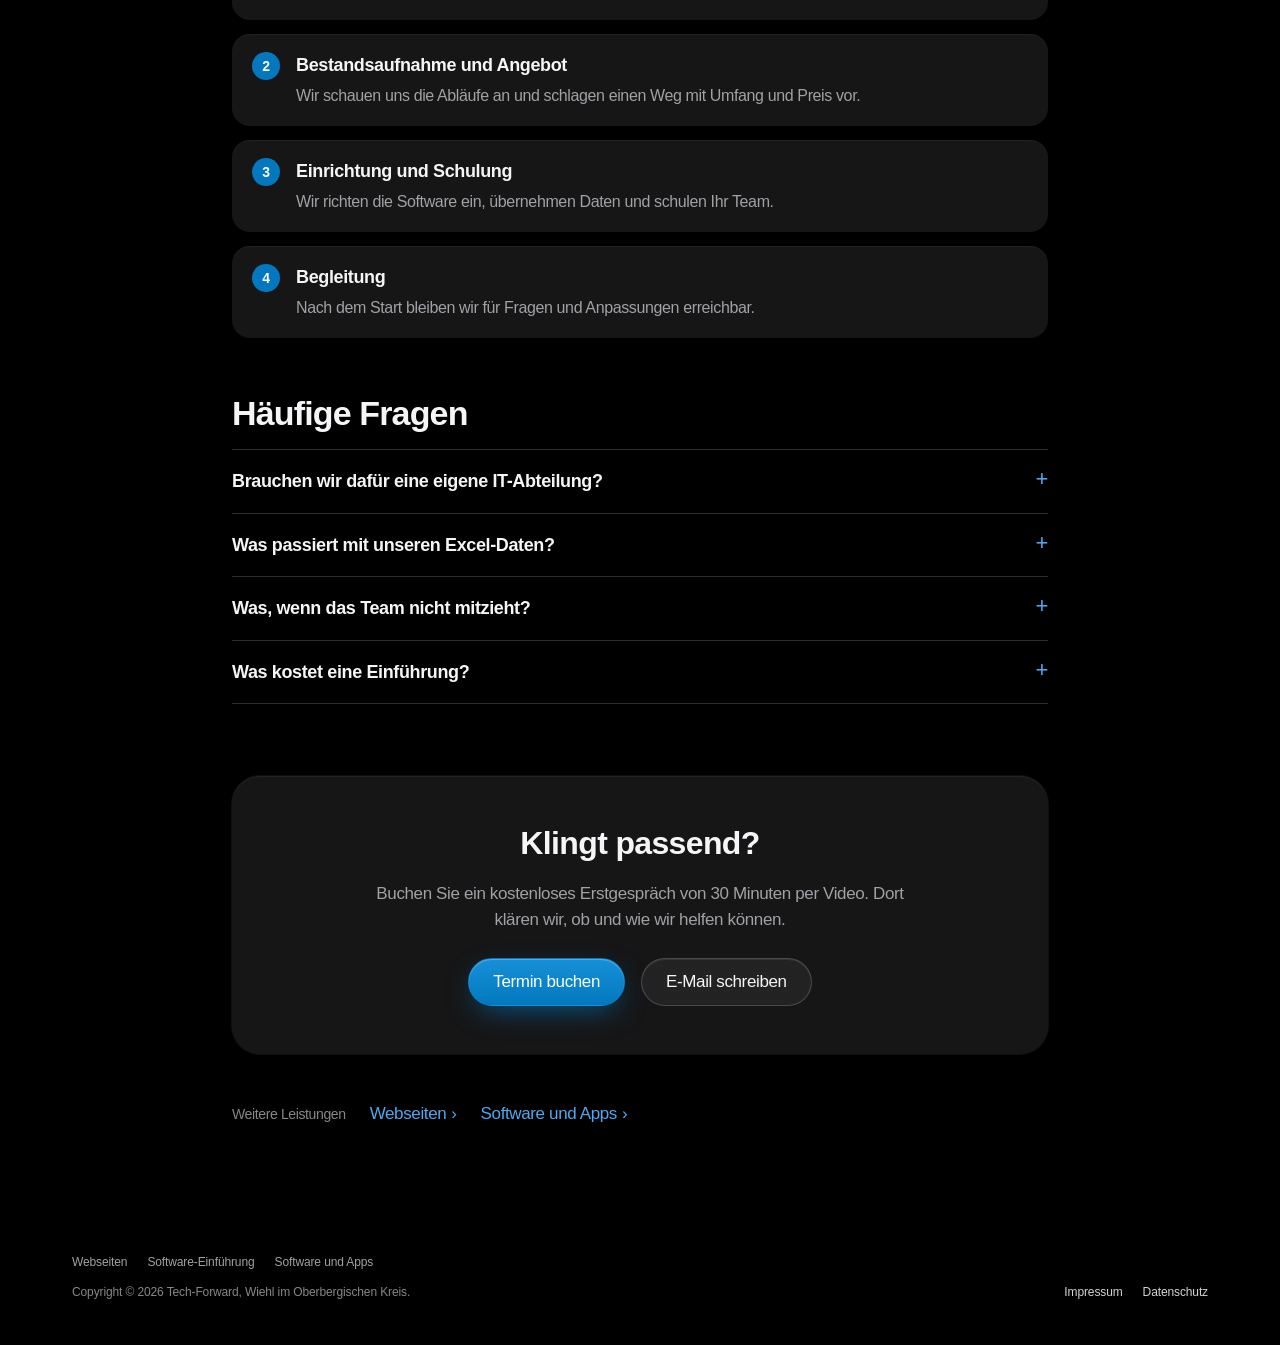
<file: software-einfuehrung/index.html>
<!doctype html>
<html lang="de">
<head>
  <meta charset="utf-8">
  <meta name="viewport" content="width=device-width, initial-scale=1, viewport-fit=cover">
  <title>Software-Einführung für kleine Betriebe – Tech-Forward aus Wiehl</title>
  <meta name="description" content="Weniger Excel, Zettel und Zurufe: Wir wählen mit Ihnen passende Software aus, richten sie ein, übernehmen Ihre Daten und schulen Ihr Team.">
  <meta name="robots" content="index,follow">
  <link rel="canonical" href="https://www.tech-forward.de/software-einfuehrung/">
  <meta name="theme-color" content="#000000">
  <meta property="og:type" content="website">
  <meta property="og:locale" content="de_DE">
  <meta property="og:site_name" content="Tech-Forward">
  <meta property="og:title" content="Software-Einführung für kleine Betriebe – Tech-Forward aus Wiehl">
  <meta property="og:description" content="Weniger Excel, Zettel und Zurufe: Wir wählen mit Ihnen passende Software aus, richten sie ein, übernehmen Ihre Daten und schulen Ihr Team.">
  <meta property="og:url" content="https://www.tech-forward.de/software-einfuehrung/">
  <meta property="og:image" content="https://www.tech-forward.de/img/og.png">
  <link rel="icon" href="/favicon.svg" type="image/svg+xml">
  <link rel="stylesheet" href="/style.css?v=11">
  <script type="application/ld+json">{"@context": "https://schema.org", "@type": "Service", "name": "Software-Einführung und Digitalisierung von Abläufen", "serviceType": "Software-Einführung und Digitalisierung von Abläufen", "url": "https://www.tech-forward.de/software-einfuehrung/", "description": "Weniger Excel, Zettel und Zurufe: Wir wählen mit Ihnen passende Software aus, richten sie ein, übernehmen Ihre Daten und schulen Ihr Team.", "provider": {"@type": "ProfessionalService", "@id": "https://www.tech-forward.de/#firma", "name": "Tech-Forward", "url": "https://www.tech-forward.de/", "email": "info@tech-forward.de", "address": {"@type": "PostalAddress", "streetAddress": "Angfurtener Str. 1B", "postalCode": "51674", "addressLocality": "Wiehl", "addressRegion": "Nordrhein-Westfalen", "addressCountry": "DE"}}, "areaServed": [{"@type": "City", "name": "Wiehl"}, {"@type": "AdministrativeArea", "name": "Oberbergischer Kreis"}, {"@type": "Country", "name": "Deutschland"}]}</script>
  <script type="application/ld+json">{"@context": "https://schema.org", "@type": "BreadcrumbList", "itemListElement": [{"@type": "ListItem", "position": 1, "name": "Startseite", "item": "https://www.tech-forward.de/"}, {"@type": "ListItem", "position": 2, "name": "Software-Einführung", "item": "https://www.tech-forward.de/software-einfuehrung/"}]}</script>
  <script type="application/ld+json">{"@context": "https://schema.org", "@type": "FAQPage", "mainEntity": [{"@type": "Question", "name": "Brauchen wir dafür eine eigene IT-Abteilung?", "acceptedAnswer": {"@type": "Answer", "text": "Nein. Wir arbeiten gerade mit Betrieben, die keine IT-Abteilung haben, und übernehmen Auswahl, Einrichtung und Schulung."}}, {"@type": "Question", "name": "Was passiert mit unseren Excel-Daten?", "acceptedAnswer": {"@type": "Answer", "text": "Wo es möglich ist, übernehmen wir die vorhandenen Daten in die neue Software, damit niemand alles neu eintippen muss."}}, {"@type": "Question", "name": "Was, wenn das Team nicht mitzieht?", "acceptedAnswer": {"@type": "Answer", "text": "Software wird nur genutzt, wenn sie den Alltag leichter macht. Deshalb beziehen wir die Menschen ein, die damit arbeiten, führen Schritt für Schritt ein und schulen direkt an Ihren Abläufen."}}, {"@type": "Question", "name": "Was kostet eine Einführung?", "acceptedAnswer": {"@type": "Answer", "text": "Nach dem kostenlosen Erstgespräch bekommen Sie ein Angebot mit Umfang und Preis. Lizenzkosten für die Software selbst zahlen Sie beim jeweiligen Anbieter."}}]}</script>
</head>
<body>
  <a class="springen" href="#inhalt">Zum Inhalt springen</a>
  <header class="leiste">
    <nav class="leiste-innen" aria-label="Hauptnavigation">
      <a class="marke" href="/" aria-label="Tech-Forward, zur Startseite"><img src="/img/logo-zeichen.svg" alt="" width="21" height="25">Tech-Forward</a>
      <ul class="leiste-links">
        <li><a href="/#leistungen">Leistungen</a></li>
        <li><a href="/#safe-forward">Safe Forward</a></li>
        <li><a href="/#realive">RE:ALIVE</a></li>
        <li><a href="/#kontakt">Kontakt</a></li>
      </ul>
      <a class="leiste-cta" href="https://calendar.app.google/V4UeBWLR6Tuz8N52A" target="_blank" rel="noopener">Termin buchen</a>
    </nav>
  </header>
  <main id="inhalt" class="ls">
    <nav class="ls-pfad" aria-label="Brotkrumen"><a href="/">Startseite</a><span aria-hidden="true">›</span><span>Software-Einführung</span></nav>
    <header class="ls-kopf">
      <h1>Software einführen, die Ihr Team wirklich benutzt</h1>
      <p class="ls-intro">Excel-Listen, Papierordner, Zettel am Monitor: In vielen Betrieben stecken wichtige Abläufe in Dateien, die nur eine Person versteht. Wir helfen kleinen und mittleren Betrieben, passende Software auszuwählen, einzurichten und im Alltag zu verankern.</p>
      <div class="knoepfe ls-knoepfe">
        <a class="pille" href="https://calendar.app.google/V4UeBWLR6Tuz8N52A" target="_blank" rel="noopener">Kostenloses Erstgespräch buchen</a>
        <a class="pille pille-rahmen" href="mailto:info@tech-forward.de?subject=Anfrage%20Software-Einf%C3%BChrung&amp;body=Guten%20Tag%2C%0A%0Awir%20m%C3%B6chten%20Abl%C3%A4ufe%20in%20unserem%20Betrieb%20mit%20Software%20vereinfachen.%0A%0ABetrieb%20und%20Zahl%20der%20Mitarbeitenden%3A%0AWas%20heute%20%C3%BCber%20Excel%2C%20Papier%20oder%20Zurufe%20l%C3%A4uft%3A%0ASoftware%2C%20die%20wir%20schon%20nutzen%3A%0ATelefon%20f%C3%BCr%20R%C3%BCckruf%3A%0A%0AViele%20Gr%C3%BC%C3%9Fe">Beratung anfragen</a>
      </div>
    </header>
      <section class="ls-abschnitt">
        <h2>Typische Ausgangslagen</h2>
        <ul class="punkte">
          <li>Termine, Aufträge oder Fristen stehen in Excel-Listen</li>
          <li>Nachweise und Prüfprotokolle liegen in Ordnern</li>
          <li>Informationen laufen per Zuruf, Zettel oder Messenger</li>
          <li>Dieselben Daten werden in mehreren Programmen doppelt eingetragen</li>
        </ul>
      </section>
      <section class="ls-abschnitt">
        <h2>Was wir machen</h2>
        <ul class="punkte">
          <li>Abläufe aufnehmen und Engpässe benennen</li>
          <li>Passende Software auswählen, auch fertige Lösungen anderer Anbieter</li>
          <li>Einrichtung, Übernahme Ihrer Daten aus Excel und Schulung</li>
          <li>Kleine Automatisierungen, wo sie Zeit sparen</li>
          <li>Ein fester Ansprechpartner nach dem Start</li>
        </ul>
      </section>
      <section class="ls-abschnitt">
        <h2>Unabhängig in der Auswahl</h2>
        <p>Wir empfehlen, was zu Ihrem Betrieb passt, auch Software anderer Anbieter. Für den Arbeitsschutz haben wir mit Safe Forward eine eigene Lösung entwickelt; ob sie für Sie passt, klären wir offen im Gespräch.</p>
      </section>
      <section class="ls-abschnitt">
        <h2>So läuft es ab</h2>
        <ol class="ls-schritte">
          <li><h3>Erstgespräch</h3><p>30 Minuten per Video, kostenlos: Wo hakt es heute, was soll leichter werden?</p></li>
          <li><h3>Bestandsaufnahme und Angebot</h3><p>Wir schauen uns die Abläufe an und schlagen einen Weg mit Umfang und Preis vor.</p></li>
          <li><h3>Einrichtung und Schulung</h3><p>Wir richten die Software ein, übernehmen Daten und schulen Ihr Team.</p></li>
          <li><h3>Begleitung</h3><p>Nach dem Start bleiben wir für Fragen und Anpassungen erreichbar.</p></li>
        </ol>
      </section>
      <section class="ls-abschnitt">
        <h2>Häufige Fragen</h2>
        <div class="ls-faq">
          <details><summary>Brauchen wir dafür eine eigene IT-Abteilung?</summary><p>Nein. Wir arbeiten gerade mit Betrieben, die keine IT-Abteilung haben, und übernehmen Auswahl, Einrichtung und Schulung.</p></details>
          <details><summary>Was passiert mit unseren Excel-Daten?</summary><p>Wo es möglich ist, übernehmen wir die vorhandenen Daten in die neue Software, damit niemand alles neu eintippen muss.</p></details>
          <details><summary>Was, wenn das Team nicht mitzieht?</summary><p>Software wird nur genutzt, wenn sie den Alltag leichter macht. Deshalb beziehen wir die Menschen ein, die damit arbeiten, führen Schritt für Schritt ein und schulen direkt an Ihren Abläufen.</p></details>
          <details><summary>Was kostet eine Einführung?</summary><p>Nach dem kostenlosen Erstgespräch bekommen Sie ein Angebot mit Umfang und Preis. Lizenzkosten für die Software selbst zahlen Sie beim jeweiligen Anbieter.</p></details>
        </div>
      </section>
      <div class="cta-band">
        <p class="cta-band-titel">Klingt passend?</p>
        <p class="cta-band-text">Buchen Sie ein kostenloses Erstgespräch von 30 Minuten per Video. Dort klären wir, ob und wie wir helfen können.</p>
        <div class="knoepfe">
          <a class="pille" href="https://calendar.app.google/V4UeBWLR6Tuz8N52A" target="_blank" rel="noopener">Termin buchen</a>
          <a class="pille pille-rahmen" href="mailto:info@tech-forward.de?subject=Anfrage%20Software-Einf%C3%BChrung&amp;body=Guten%20Tag%2C%0A%0Awir%20m%C3%B6chten%20Abl%C3%A4ufe%20in%20unserem%20Betrieb%20mit%20Software%20vereinfachen.%0A%0ABetrieb%20und%20Zahl%20der%20Mitarbeitenden%3A%0AWas%20heute%20%C3%BCber%20Excel%2C%20Papier%20oder%20Zurufe%20l%C3%A4uft%3A%0ASoftware%2C%20die%20wir%20schon%20nutzen%3A%0ATelefon%20f%C3%BCr%20R%C3%BCckruf%3A%0A%0AViele%20Gr%C3%BC%C3%9Fe">E-Mail schreiben</a>
        </div>
      </div>
      <nav class="ls-andere" aria-label="Weitere Leistungen">
        <p>Weitere Leistungen</p>
          <a class="weiter" href="/webseiten/">Webseiten</a>
          <a class="weiter" href="/software-entwicklung/">Software und Apps</a>
      </nav>
  </main>
  <footer class="fuss">
    <nav class="fuss-leistungen" aria-label="Leistungen">
        <a href="/webseiten/">Webseiten</a>
        <a href="/software-einfuehrung/">Software-Einführung</a>
        <a href="/software-entwicklung/">Software und Apps</a>
    </nav>
    <div class="fuss-zeile">
      <span>Copyright © 2026 Tech-Forward, Wiehl im Oberbergischen Kreis.</span>
      <nav aria-label="Rechtliches">
        <a href="/impressum/">Impressum</a>
        <a href="/datenschutz/">Datenschutz</a>
      </nav>
    </div>
  </footer>
</body>
</html>
</file>
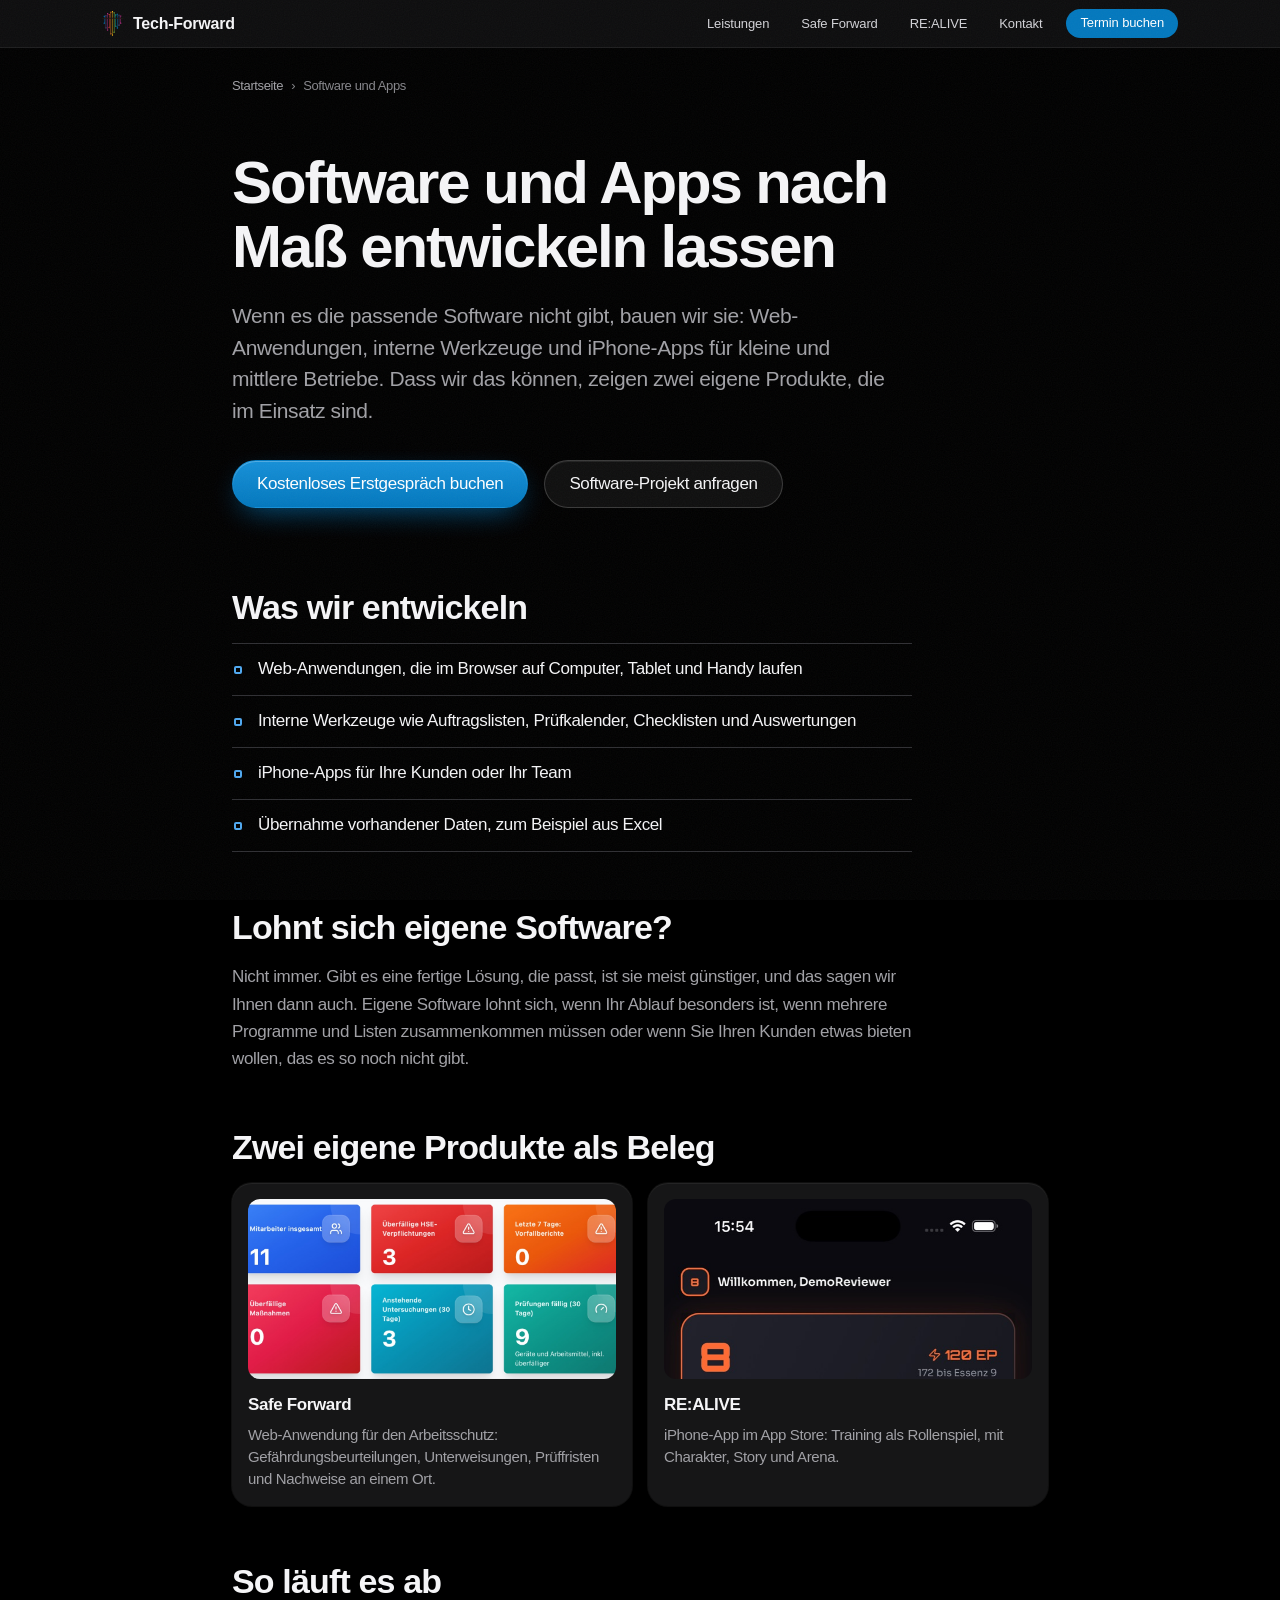
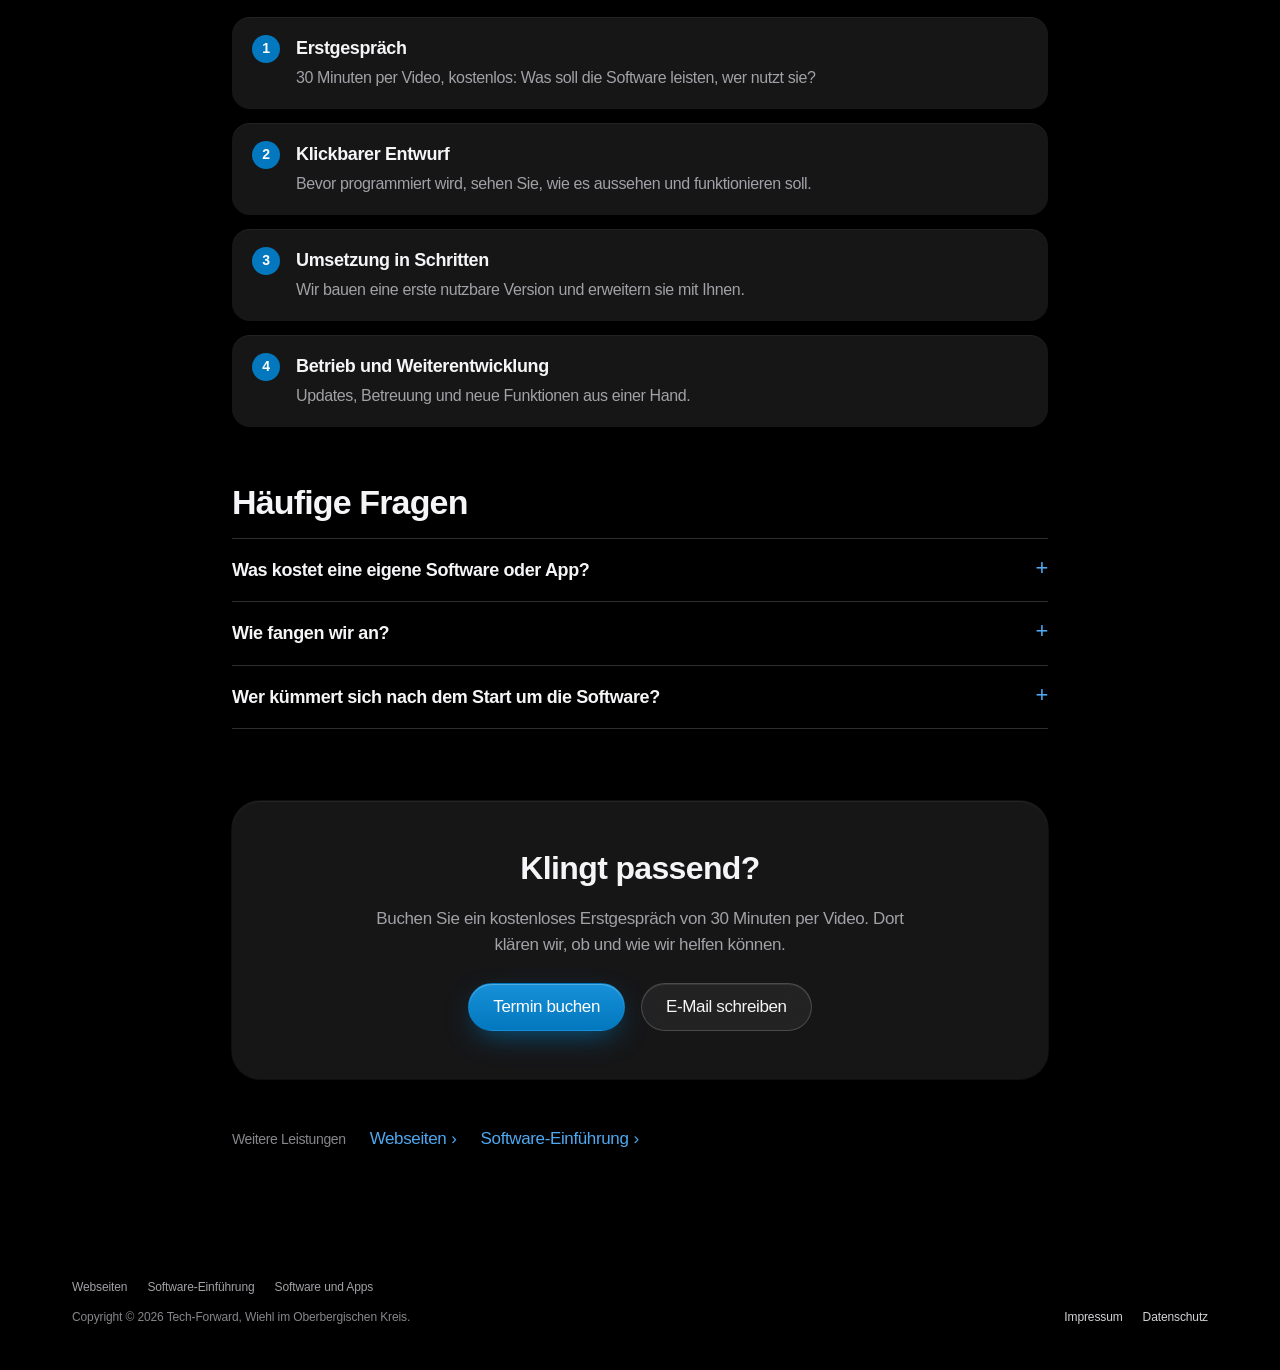
<file: software-entwicklung/index.html>
<!doctype html>
<html lang="de">
<head>
  <meta charset="utf-8">
  <meta name="viewport" content="width=device-width, initial-scale=1, viewport-fit=cover">
  <title>Software und Apps entwickeln lassen – Tech-Forward aus Wiehl</title>
  <meta name="description" content="Individuelle Software und Apps für kleine und mittlere Betriebe: Web-Anwendungen, interne Werkzeuge und iPhone-Apps, zuerst als klickbarer Entwurf.">
  <meta name="robots" content="index,follow">
  <link rel="canonical" href="https://www.tech-forward.de/software-entwicklung/">
  <meta name="theme-color" content="#000000">
  <meta property="og:type" content="website">
  <meta property="og:locale" content="de_DE">
  <meta property="og:site_name" content="Tech-Forward">
  <meta property="og:title" content="Software und Apps entwickeln lassen – Tech-Forward aus Wiehl">
  <meta property="og:description" content="Individuelle Software und Apps für kleine und mittlere Betriebe: Web-Anwendungen, interne Werkzeuge und iPhone-Apps, zuerst als klickbarer Entwurf.">
  <meta property="og:url" content="https://www.tech-forward.de/software-entwicklung/">
  <meta property="og:image" content="https://www.tech-forward.de/img/og.png">
  <link rel="icon" href="/favicon.svg" type="image/svg+xml">
  <link rel="stylesheet" href="/style.css?v=11">
  <script type="application/ld+json">{"@context": "https://schema.org", "@type": "Service", "name": "Individuelle Softwareentwicklung und App-Entwicklung", "serviceType": "Individuelle Softwareentwicklung und App-Entwicklung", "url": "https://www.tech-forward.de/software-entwicklung/", "description": "Individuelle Software und Apps für kleine und mittlere Betriebe: Web-Anwendungen, interne Werkzeuge und iPhone-Apps, zuerst als klickbarer Entwurf.", "provider": {"@type": "ProfessionalService", "@id": "https://www.tech-forward.de/#firma", "name": "Tech-Forward", "url": "https://www.tech-forward.de/", "email": "info@tech-forward.de", "address": {"@type": "PostalAddress", "streetAddress": "Angfurtener Str. 1B", "postalCode": "51674", "addressLocality": "Wiehl", "addressRegion": "Nordrhein-Westfalen", "addressCountry": "DE"}}, "areaServed": [{"@type": "City", "name": "Wiehl"}, {"@type": "AdministrativeArea", "name": "Oberbergischer Kreis"}, {"@type": "Country", "name": "Deutschland"}]}</script>
  <script type="application/ld+json">{"@context": "https://schema.org", "@type": "BreadcrumbList", "itemListElement": [{"@type": "ListItem", "position": 1, "name": "Startseite", "item": "https://www.tech-forward.de/"}, {"@type": "ListItem", "position": 2, "name": "Software und Apps", "item": "https://www.tech-forward.de/software-entwicklung/"}]}</script>
  <script type="application/ld+json">{"@context": "https://schema.org", "@type": "FAQPage", "mainEntity": [{"@type": "Question", "name": "Was kostet eine eigene Software oder App?", "acceptedAnswer": {"@type": "Answer", "text": "Das hängt vom Umfang ab. Oft ist es sinnvoll, mit einer kleinen ersten Version zu starten und sie dann auszubauen. Nach dem Erstgespräch und dem Entwurf bekommen Sie ein Angebot mit Umfang und Preis."}}, {"@type": "Question", "name": "Wie fangen wir an?", "acceptedAnswer": {"@type": "Answer", "text": "Mit einem kostenlosen Erstgespräch. Danach zeichnen wir einen klickbaren Entwurf, damit Sie früh sehen, ob die Richtung stimmt."}}, {"@type": "Question", "name": "Wer kümmert sich nach dem Start um die Software?", "acceptedAnswer": {"@type": "Answer", "text": "Wir. Betrieb, Updates und Weiterentwicklung kommen aus einer Hand, so wie bei unseren eigenen Produkten Safe Forward und RE:ALIVE."}}]}</script>
</head>
<body>
  <a class="springen" href="#inhalt">Zum Inhalt springen</a>
  <header class="leiste">
    <nav class="leiste-innen" aria-label="Hauptnavigation">
      <a class="marke" href="/" aria-label="Tech-Forward, zur Startseite"><img src="/img/logo-zeichen.svg" alt="" width="21" height="25">Tech-Forward</a>
      <ul class="leiste-links">
        <li><a href="/#leistungen">Leistungen</a></li>
        <li><a href="/#safe-forward">Safe Forward</a></li>
        <li><a href="/#realive">RE:ALIVE</a></li>
        <li><a href="/#kontakt">Kontakt</a></li>
      </ul>
      <a class="leiste-cta" href="https://calendar.app.google/V4UeBWLR6Tuz8N52A" target="_blank" rel="noopener">Termin buchen</a>
    </nav>
  </header>
  <main id="inhalt" class="ls">
    <nav class="ls-pfad" aria-label="Brotkrumen"><a href="/">Startseite</a><span aria-hidden="true">›</span><span>Software und Apps</span></nav>
    <header class="ls-kopf">
      <h1>Software und Apps nach Maß entwickeln lassen</h1>
      <p class="ls-intro">Wenn es die passende Software nicht gibt, bauen wir sie: Web-Anwendungen, interne Werkzeuge und iPhone-Apps für kleine und mittlere Betriebe. Dass wir das können, zeigen zwei eigene Produkte, die im Einsatz sind.</p>
      <div class="knoepfe ls-knoepfe">
        <a class="pille" href="https://calendar.app.google/V4UeBWLR6Tuz8N52A" target="_blank" rel="noopener">Kostenloses Erstgespräch buchen</a>
        <a class="pille pille-rahmen" href="mailto:info@tech-forward.de?subject=Anfrage%20Software%20oder%20App&amp;body=Guten%20Tag%2C%0A%0Awir%20haben%20eine%20Idee%20f%C3%BCr%20eine%20eigene%20Software%20oder%20App.%0A%0ABetrieb%20und%20Branche%3A%0AWas%20die%20Software%20k%C3%B6nnen%20soll%3A%0AWer%20sie%20nutzen%20soll%20%28Team%2C%20Kunden%29%3A%0AWas%20es%20heute%20schon%20gibt%20%28z.%20B.%20Excel-Listen%2C%20altes%20Programm%29%3A%0AGew%C3%BCnschter%20Zeitraum%3A%0ATelefon%20f%C3%BCr%20R%C3%BCckruf%3A%0A%0AViele%20Gr%C3%BC%C3%9Fe">Software-Projekt anfragen</a>
      </div>
    </header>
      <section class="ls-abschnitt">
        <h2>Was wir entwickeln</h2>
        <ul class="punkte">
          <li>Web-Anwendungen, die im Browser auf Computer, Tablet und Handy laufen</li>
          <li>Interne Werkzeuge wie Auftragslisten, Prüfkalender, Checklisten und Auswertungen</li>
          <li>iPhone-Apps für Ihre Kunden oder Ihr Team</li>
          <li>Übernahme vorhandener Daten, zum Beispiel aus Excel</li>
        </ul>
      </section>
      <section class="ls-abschnitt">
        <h2>Lohnt sich eigene Software?</h2>
        <p>Nicht immer. Gibt es eine fertige Lösung, die passt, ist sie meist günstiger, und das sagen wir Ihnen dann auch. Eigene Software lohnt sich, wenn Ihr Ablauf besonders ist, wenn mehrere Programme und Listen zusammenkommen müssen oder wenn Sie Ihren Kunden etwas bieten wollen, das es so noch nicht gibt.</p>
      </section>
      <section class="ls-abschnitt">
        <h2>Zwei eigene Produkte als Beleg</h2>
        <div class="ls-belege">
          <a class="ls-beleg" href="https://www.safe-forward.de/">
            <img src="/img/sf-app-kacheln.jpg" alt="Safe Forward: Übersicht mit Fristen, Maßnahmen und Vorfällen" width="1300" height="588" loading="lazy">
            <strong>Safe Forward</strong>
            <span>Web-Anwendung für den Arbeitsschutz: Gefährdungsbeurteilungen, Unterweisungen, Prüffristen und Nachweise an einem Ort.</span>
          </a>
          <a class="ls-beleg" href="https://apps.apple.com/de/app/re-alive-fitness-rpg/id6811635733">
            <img src="/img/realive-01-training.jpg" alt="RE:ALIVE: Trainingsübersicht in der iPhone-App" width="644" height="1400" loading="lazy" class="hoch">
            <strong>RE:ALIVE</strong>
            <span>iPhone-App im App Store: Training als Rollenspiel, mit Charakter, Story und Arena.</span>
          </a>
        </div>
      </section>
      <section class="ls-abschnitt">
        <h2>So läuft es ab</h2>
        <ol class="ls-schritte">
          <li><h3>Erstgespräch</h3><p>30 Minuten per Video, kostenlos: Was soll die Software leisten, wer nutzt sie?</p></li>
          <li><h3>Klickbarer Entwurf</h3><p>Bevor programmiert wird, sehen Sie, wie es aussehen und funktionieren soll.</p></li>
          <li><h3>Umsetzung in Schritten</h3><p>Wir bauen eine erste nutzbare Version und erweitern sie mit Ihnen.</p></li>
          <li><h3>Betrieb und Weiterentwicklung</h3><p>Updates, Betreuung und neue Funktionen aus einer Hand.</p></li>
        </ol>
      </section>
      <section class="ls-abschnitt">
        <h2>Häufige Fragen</h2>
        <div class="ls-faq">
          <details><summary>Was kostet eine eigene Software oder App?</summary><p>Das hängt vom Umfang ab. Oft ist es sinnvoll, mit einer kleinen ersten Version zu starten und sie dann auszubauen. Nach dem Erstgespräch und dem Entwurf bekommen Sie ein Angebot mit Umfang und Preis.</p></details>
          <details><summary>Wie fangen wir an?</summary><p>Mit einem kostenlosen Erstgespräch. Danach zeichnen wir einen klickbaren Entwurf, damit Sie früh sehen, ob die Richtung stimmt.</p></details>
          <details><summary>Wer kümmert sich nach dem Start um die Software?</summary><p>Wir. Betrieb, Updates und Weiterentwicklung kommen aus einer Hand, so wie bei unseren eigenen Produkten Safe Forward und RE:ALIVE.</p></details>
        </div>
      </section>
      <div class="cta-band">
        <p class="cta-band-titel">Klingt passend?</p>
        <p class="cta-band-text">Buchen Sie ein kostenloses Erstgespräch von 30 Minuten per Video. Dort klären wir, ob und wie wir helfen können.</p>
        <div class="knoepfe">
          <a class="pille" href="https://calendar.app.google/V4UeBWLR6Tuz8N52A" target="_blank" rel="noopener">Termin buchen</a>
          <a class="pille pille-rahmen" href="mailto:info@tech-forward.de?subject=Anfrage%20Software%20oder%20App&amp;body=Guten%20Tag%2C%0A%0Awir%20haben%20eine%20Idee%20f%C3%BCr%20eine%20eigene%20Software%20oder%20App.%0A%0ABetrieb%20und%20Branche%3A%0AWas%20die%20Software%20k%C3%B6nnen%20soll%3A%0AWer%20sie%20nutzen%20soll%20%28Team%2C%20Kunden%29%3A%0AWas%20es%20heute%20schon%20gibt%20%28z.%20B.%20Excel-Listen%2C%20altes%20Programm%29%3A%0AGew%C3%BCnschter%20Zeitraum%3A%0ATelefon%20f%C3%BCr%20R%C3%BCckruf%3A%0A%0AViele%20Gr%C3%BC%C3%9Fe">E-Mail schreiben</a>
        </div>
      </div>
      <nav class="ls-andere" aria-label="Weitere Leistungen">
        <p>Weitere Leistungen</p>
          <a class="weiter" href="/webseiten/">Webseiten</a>
          <a class="weiter" href="/software-einfuehrung/">Software-Einführung</a>
      </nav>
  </main>
  <footer class="fuss">
    <nav class="fuss-leistungen" aria-label="Leistungen">
        <a href="/webseiten/">Webseiten</a>
        <a href="/software-einfuehrung/">Software-Einführung</a>
        <a href="/software-entwicklung/">Software und Apps</a>
    </nav>
    <div class="fuss-zeile">
      <span>Copyright © 2026 Tech-Forward, Wiehl im Oberbergischen Kreis.</span>
      <nav aria-label="Rechtliches">
        <a href="/impressum/">Impressum</a>
        <a href="/datenschutz/">Datenschutz</a>
      </nav>
    </div>
  </footer>
</body>
</html>
</file>
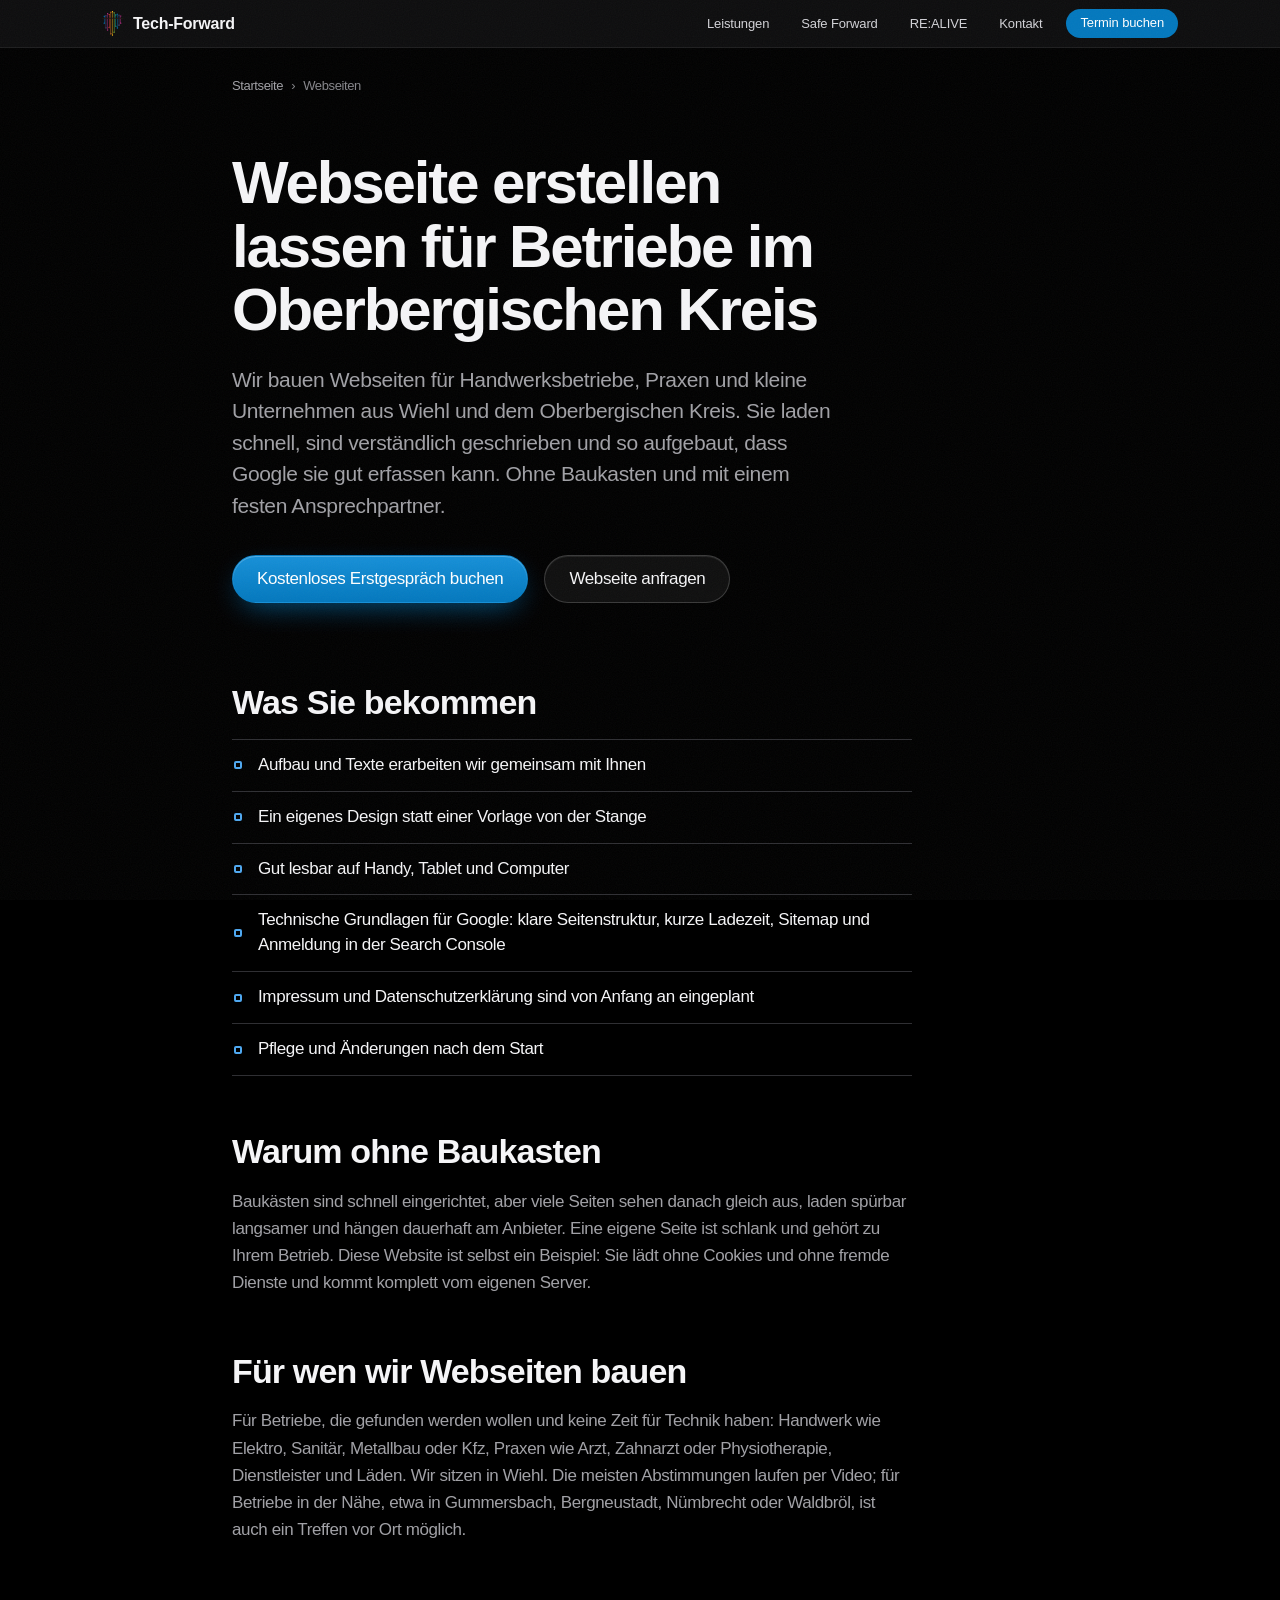
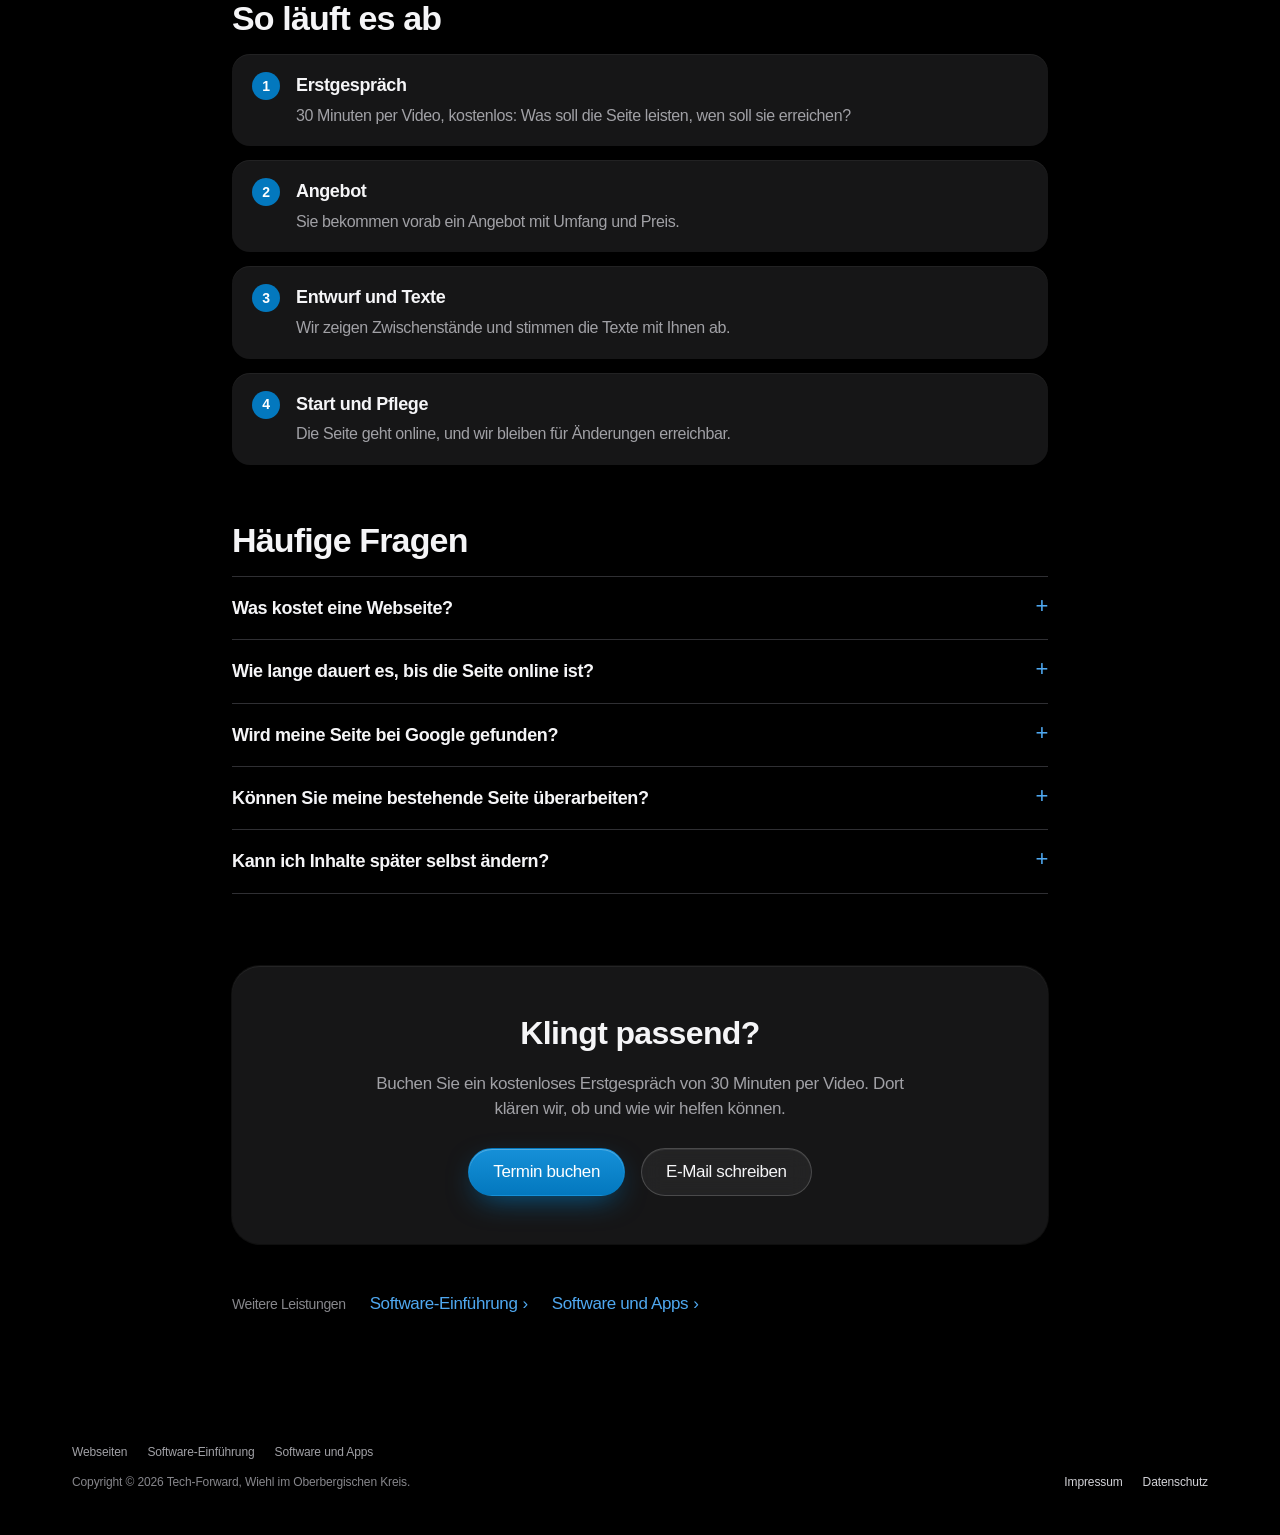
<file: webdesign/index.html>
<!doctype html>
<html lang="de">
<head>
  <meta charset="utf-8">
  <title>Weitergeleitet – Tech-Forward</title>
  <link rel="canonical" href="https://www.tech-forward.de/webseiten/">
  <meta http-equiv="refresh" content="0; url=/webseiten/">
</head>
<body>
  <p>Diese Seite ist umgezogen: <a href="/webseiten/">weiter zu Tech-Forward</a>.</p>
</body>
</html>
</file>
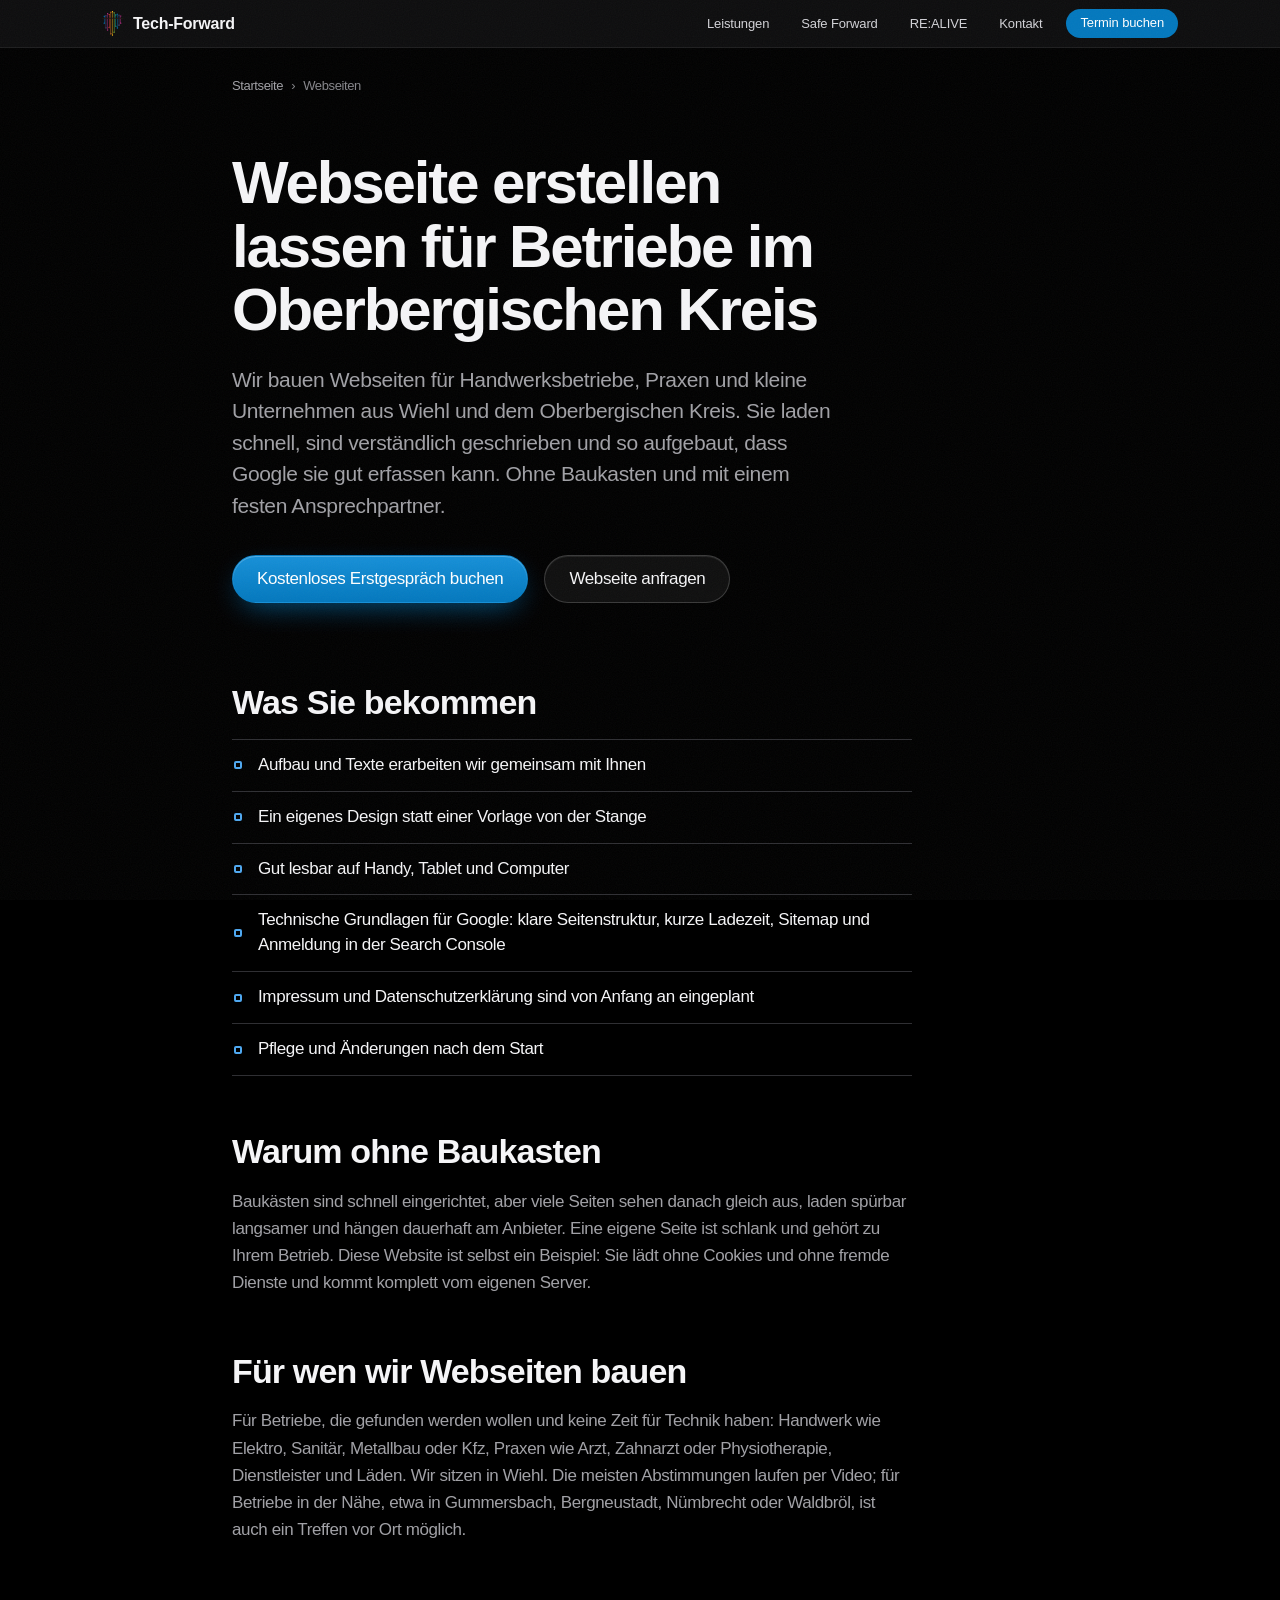
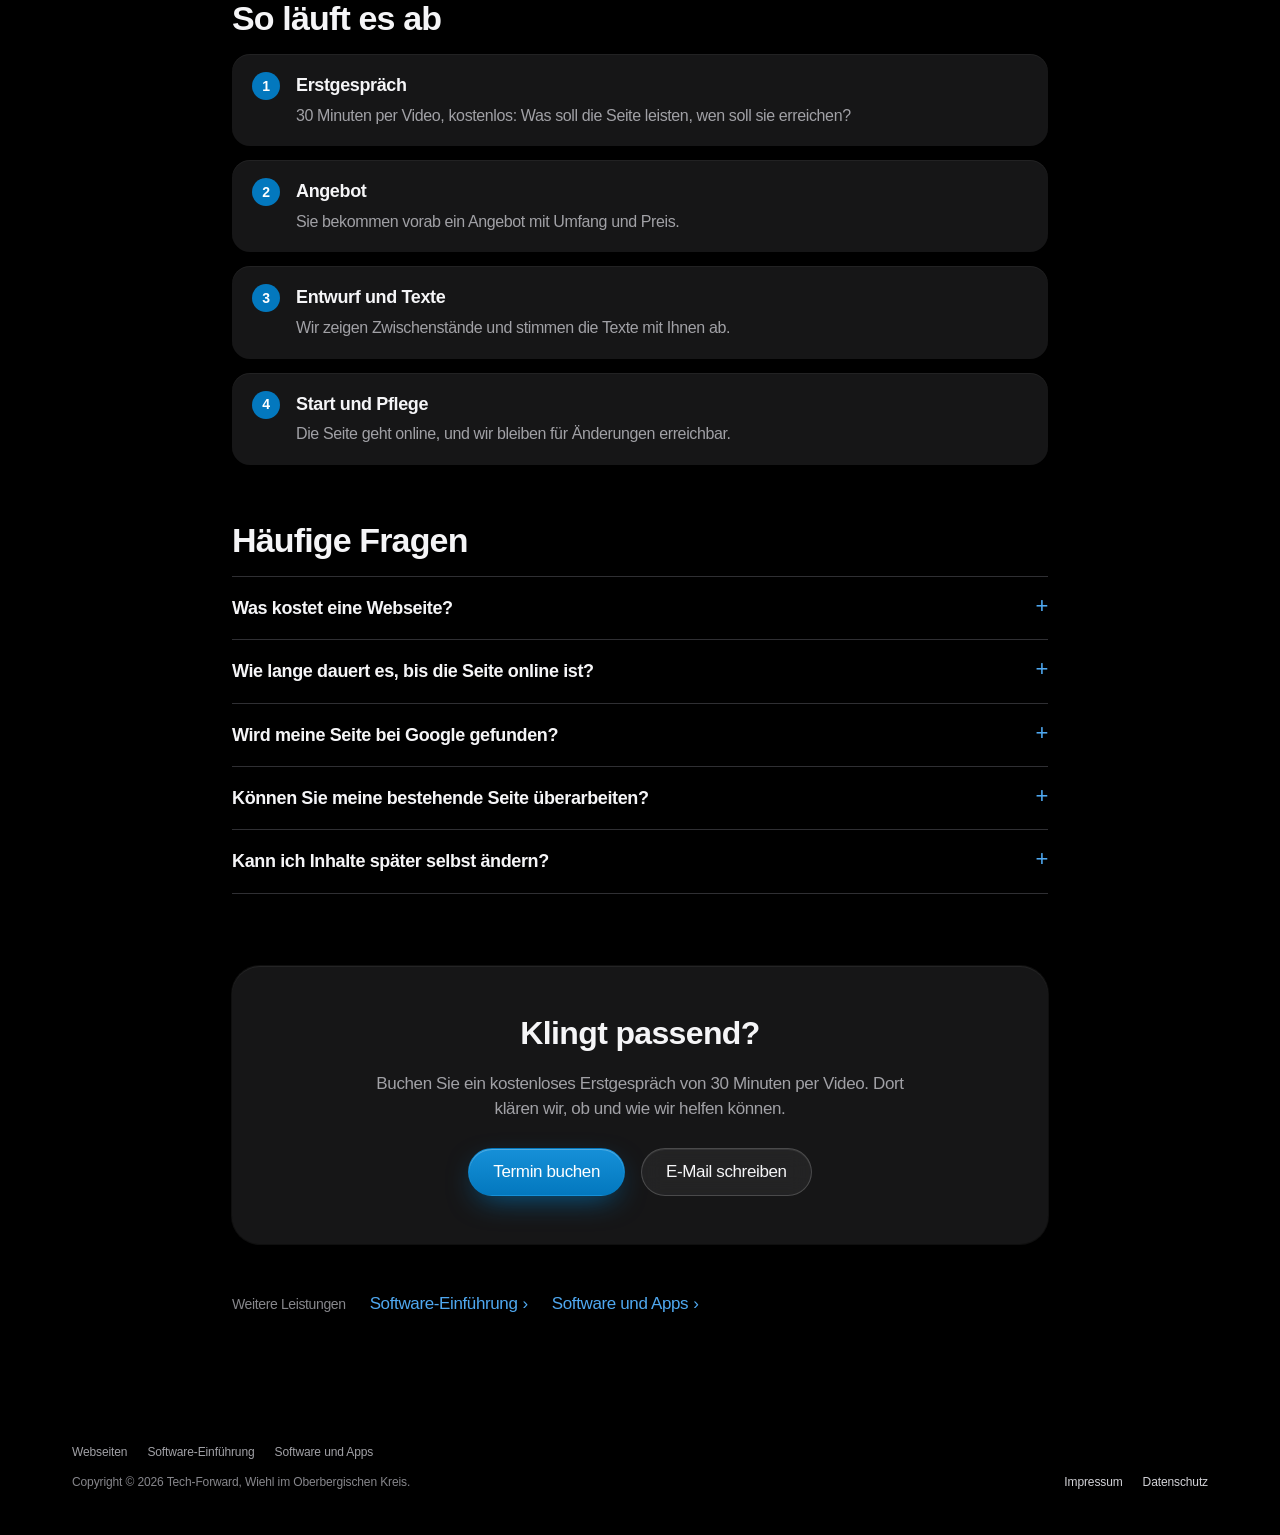
<file: webseiten/index.html>
<!doctype html>
<html lang="de">
<head>
  <meta charset="utf-8">
  <meta name="viewport" content="width=device-width, initial-scale=1, viewport-fit=cover">
  <title>Webseite erstellen lassen im Oberbergischen Kreis – Tech-Forward</title>
  <meta name="description" content="Wir bauen schnelle, klare Webseiten für Handwerk, Praxen und kleine Betriebe in Wiehl und im Oberbergischen Kreis: ohne Baukasten, mit Texten und Pflege.">
  <meta name="robots" content="index,follow">
  <link rel="canonical" href="https://www.tech-forward.de/webseiten/">
  <meta name="theme-color" content="#000000">
  <meta property="og:type" content="website">
  <meta property="og:locale" content="de_DE">
  <meta property="og:site_name" content="Tech-Forward">
  <meta property="og:title" content="Webseite erstellen lassen im Oberbergischen Kreis – Tech-Forward">
  <meta property="og:description" content="Wir bauen schnelle, klare Webseiten für Handwerk, Praxen und kleine Betriebe in Wiehl und im Oberbergischen Kreis: ohne Baukasten, mit Texten und Pflege.">
  <meta property="og:url" content="https://www.tech-forward.de/webseiten/">
  <meta property="og:image" content="https://www.tech-forward.de/img/og.png">
  <link rel="icon" href="/favicon.svg" type="image/svg+xml">
  <link rel="stylesheet" href="/style.css?v=11">
  <script type="application/ld+json">{"@context": "https://schema.org", "@type": "Service", "name": "Webdesign und Webseiten-Erstellung", "serviceType": "Webdesign und Webseiten-Erstellung", "url": "https://www.tech-forward.de/webseiten/", "description": "Wir bauen schnelle, klare Webseiten für Handwerk, Praxen und kleine Betriebe in Wiehl und im Oberbergischen Kreis: ohne Baukasten, mit Texten und Pflege.", "provider": {"@type": "ProfessionalService", "@id": "https://www.tech-forward.de/#firma", "name": "Tech-Forward", "url": "https://www.tech-forward.de/", "email": "info@tech-forward.de", "address": {"@type": "PostalAddress", "streetAddress": "Angfurtener Str. 1B", "postalCode": "51674", "addressLocality": "Wiehl", "addressRegion": "Nordrhein-Westfalen", "addressCountry": "DE"}}, "areaServed": [{"@type": "City", "name": "Wiehl"}, {"@type": "AdministrativeArea", "name": "Oberbergischer Kreis"}, {"@type": "Country", "name": "Deutschland"}]}</script>
  <script type="application/ld+json">{"@context": "https://schema.org", "@type": "BreadcrumbList", "itemListElement": [{"@type": "ListItem", "position": 1, "name": "Startseite", "item": "https://www.tech-forward.de/"}, {"@type": "ListItem", "position": 2, "name": "Webseiten", "item": "https://www.tech-forward.de/webseiten/"}]}</script>
  <script type="application/ld+json">{"@context": "https://schema.org", "@type": "FAQPage", "mainEntity": [{"@type": "Question", "name": "Was kostet eine Webseite?", "acceptedAnswer": {"@type": "Answer", "text": "Das hängt vom Umfang ab: Zahl der Seiten, Texte und Funktionen wie eine Terminbuchung. Nach dem kostenlosen Erstgespräch bekommen Sie ein Angebot mit Umfang und Preis, bevor wir anfangen."}}, {"@type": "Question", "name": "Wie lange dauert es, bis die Seite online ist?", "acceptedAnswer": {"@type": "Answer", "text": "Das hängt vor allem davon ab, wie schnell Texte und Bilder vorliegen. Den Zeitplan legen wir im Angebot fest."}}, {"@type": "Question", "name": "Wird meine Seite bei Google gefunden?", "acceptedAnswer": {"@type": "Answer", "text": "Wir legen die technischen Grundlagen: klare Seitenstruktur, kurze Ladezeit, aussagekräftige Titel und Beschreibungen, eine Sitemap und die Anmeldung in der Google Search Console. Eine bestimmte Platzierung kann niemand seriös versprechen. Für Suchen in Ihrer Nähe hilft zusätzlich ein Google-Unternehmensprofil."}}, {"@type": "Question", "name": "Können Sie meine bestehende Seite überarbeiten?", "acceptedAnswer": {"@type": "Answer", "text": "Ja. Wir überarbeiten bestehende Seiten oder ziehen sie von einem Baukasten auf eine eigene Seite um."}}, {"@type": "Question", "name": "Kann ich Inhalte später selbst ändern?", "acceptedAnswer": {"@type": "Answer", "text": "Kleine Änderungen übernehmen wir für Sie. Wenn Sie Inhalte regelmäßig selbst pflegen wollen, etwa Neuigkeiten oder Stellenanzeigen, planen wir das im Angebot mit ein."}}]}</script>
</head>
<body>
  <a class="springen" href="#inhalt">Zum Inhalt springen</a>
  <header class="leiste">
    <nav class="leiste-innen" aria-label="Hauptnavigation">
      <a class="marke" href="/" aria-label="Tech-Forward, zur Startseite"><img src="/img/logo-zeichen.svg" alt="" width="21" height="25">Tech-Forward</a>
      <ul class="leiste-links">
        <li><a href="/#leistungen">Leistungen</a></li>
        <li><a href="/#safe-forward">Safe Forward</a></li>
        <li><a href="/#realive">RE:ALIVE</a></li>
        <li><a href="/#kontakt">Kontakt</a></li>
      </ul>
      <a class="leiste-cta" href="https://calendar.app.google/V4UeBWLR6Tuz8N52A" target="_blank" rel="noopener">Termin buchen</a>
    </nav>
  </header>
  <main id="inhalt" class="ls">
    <nav class="ls-pfad" aria-label="Brotkrumen"><a href="/">Startseite</a><span aria-hidden="true">›</span><span>Webseiten</span></nav>
    <header class="ls-kopf">
      <h1>Webseite erstellen lassen für Betriebe im Oberbergischen Kreis</h1>
      <p class="ls-intro">Wir bauen Webseiten für Handwerksbetriebe, Praxen und kleine Unternehmen aus Wiehl und dem Oberbergischen Kreis. Sie laden schnell, sind verständlich geschrieben und so aufgebaut, dass Google sie gut erfassen kann. Ohne Baukasten und mit einem festen Ansprechpartner.</p>
      <div class="knoepfe ls-knoepfe">
        <a class="pille" href="https://calendar.app.google/V4UeBWLR6Tuz8N52A" target="_blank" rel="noopener">Kostenloses Erstgespräch buchen</a>
        <a class="pille pille-rahmen" href="mailto:info@tech-forward.de?subject=Anfrage%20Webseite&amp;body=Guten%20Tag%2C%0A%0Awir%20m%C3%B6chten%20eine%20neue%20Webseite%20oder%20unsere%20bestehende%20%C3%BCberarbeiten.%0A%0ABetrieb%20und%20Branche%3A%0ABisherige%20Webseite%20%28falls%20vorhanden%29%3A%0AWas%20die%20Seite%20leisten%20soll%3A%0AGew%C3%BCnschter%20Zeitraum%3A%0ATelefon%20f%C3%BCr%20R%C3%BCckruf%3A%0A%0AViele%20Gr%C3%BC%C3%9Fe">Webseite anfragen</a>
      </div>
    </header>
      <section class="ls-abschnitt">
        <h2>Was Sie bekommen</h2>
        <ul class="punkte">
          <li>Aufbau und Texte erarbeiten wir gemeinsam mit Ihnen</li>
          <li>Ein eigenes Design statt einer Vorlage von der Stange</li>
          <li>Gut lesbar auf Handy, Tablet und Computer</li>
          <li>Technische Grundlagen für Google: klare Seitenstruktur, kurze Ladezeit, Sitemap und Anmeldung in der Search Console</li>
          <li>Impressum und Datenschutzerklärung sind von Anfang an eingeplant</li>
          <li>Pflege und Änderungen nach dem Start</li>
        </ul>
      </section>
      <section class="ls-abschnitt">
        <h2>Warum ohne Baukasten</h2>
        <p>Baukästen sind schnell eingerichtet, aber viele Seiten sehen danach gleich aus, laden spürbar langsamer und hängen dauerhaft am Anbieter. Eine eigene Seite ist schlank und gehört zu Ihrem Betrieb. Diese Website ist selbst ein Beispiel: Sie lädt ohne Cookies und ohne fremde Dienste und kommt komplett vom eigenen Server.</p>
      </section>
      <section class="ls-abschnitt">
        <h2>Für wen wir Webseiten bauen</h2>
        <p>Für Betriebe, die gefunden werden wollen und keine Zeit für Technik haben: Handwerk wie Elektro, Sanitär, Metallbau oder Kfz, Praxen wie Arzt, Zahnarzt oder Physiotherapie, Dienstleister und Läden. Wir sitzen in Wiehl. Die meisten Abstimmungen laufen per Video; für Betriebe in der Nähe, etwa in Gummersbach, Bergneustadt, Nümbrecht oder Waldbröl, ist auch ein Treffen vor Ort möglich.</p>
      </section>
      <section class="ls-abschnitt">
        <h2>So läuft es ab</h2>
        <ol class="ls-schritte">
          <li><h3>Erstgespräch</h3><p>30 Minuten per Video, kostenlos: Was soll die Seite leisten, wen soll sie erreichen?</p></li>
          <li><h3>Angebot</h3><p>Sie bekommen vorab ein Angebot mit Umfang und Preis.</p></li>
          <li><h3>Entwurf und Texte</h3><p>Wir zeigen Zwischenstände und stimmen die Texte mit Ihnen ab.</p></li>
          <li><h3>Start und Pflege</h3><p>Die Seite geht online, und wir bleiben für Änderungen erreichbar.</p></li>
        </ol>
      </section>
      <section class="ls-abschnitt">
        <h2>Häufige Fragen</h2>
        <div class="ls-faq">
          <details><summary>Was kostet eine Webseite?</summary><p>Das hängt vom Umfang ab: Zahl der Seiten, Texte und Funktionen wie eine Terminbuchung. Nach dem kostenlosen Erstgespräch bekommen Sie ein Angebot mit Umfang und Preis, bevor wir anfangen.</p></details>
          <details><summary>Wie lange dauert es, bis die Seite online ist?</summary><p>Das hängt vor allem davon ab, wie schnell Texte und Bilder vorliegen. Den Zeitplan legen wir im Angebot fest.</p></details>
          <details><summary>Wird meine Seite bei Google gefunden?</summary><p>Wir legen die technischen Grundlagen: klare Seitenstruktur, kurze Ladezeit, aussagekräftige Titel und Beschreibungen, eine Sitemap und die Anmeldung in der Google Search Console. Eine bestimmte Platzierung kann niemand seriös versprechen. Für Suchen in Ihrer Nähe hilft zusätzlich ein Google-Unternehmensprofil.</p></details>
          <details><summary>Können Sie meine bestehende Seite überarbeiten?</summary><p>Ja. Wir überarbeiten bestehende Seiten oder ziehen sie von einem Baukasten auf eine eigene Seite um.</p></details>
          <details><summary>Kann ich Inhalte später selbst ändern?</summary><p>Kleine Änderungen übernehmen wir für Sie. Wenn Sie Inhalte regelmäßig selbst pflegen wollen, etwa Neuigkeiten oder Stellenanzeigen, planen wir das im Angebot mit ein.</p></details>
        </div>
      </section>
      <div class="cta-band">
        <p class="cta-band-titel">Klingt passend?</p>
        <p class="cta-band-text">Buchen Sie ein kostenloses Erstgespräch von 30 Minuten per Video. Dort klären wir, ob und wie wir helfen können.</p>
        <div class="knoepfe">
          <a class="pille" href="https://calendar.app.google/V4UeBWLR6Tuz8N52A" target="_blank" rel="noopener">Termin buchen</a>
          <a class="pille pille-rahmen" href="mailto:info@tech-forward.de?subject=Anfrage%20Webseite&amp;body=Guten%20Tag%2C%0A%0Awir%20m%C3%B6chten%20eine%20neue%20Webseite%20oder%20unsere%20bestehende%20%C3%BCberarbeiten.%0A%0ABetrieb%20und%20Branche%3A%0ABisherige%20Webseite%20%28falls%20vorhanden%29%3A%0AWas%20die%20Seite%20leisten%20soll%3A%0AGew%C3%BCnschter%20Zeitraum%3A%0ATelefon%20f%C3%BCr%20R%C3%BCckruf%3A%0A%0AViele%20Gr%C3%BC%C3%9Fe">E-Mail schreiben</a>
        </div>
      </div>
      <nav class="ls-andere" aria-label="Weitere Leistungen">
        <p>Weitere Leistungen</p>
          <a class="weiter" href="/software-einfuehrung/">Software-Einführung</a>
          <a class="weiter" href="/software-entwicklung/">Software und Apps</a>
      </nav>
  </main>
  <footer class="fuss">
    <nav class="fuss-leistungen" aria-label="Leistungen">
        <a href="/webseiten/">Webseiten</a>
        <a href="/software-einfuehrung/">Software-Einführung</a>
        <a href="/software-entwicklung/">Software und Apps</a>
    </nav>
    <div class="fuss-zeile">
      <span>Copyright © 2026 Tech-Forward, Wiehl im Oberbergischen Kreis.</span>
      <nav aria-label="Rechtliches">
        <a href="/impressum/">Impressum</a>
        <a href="/datenschutz/">Datenschutz</a>
      </nav>
    </div>
  </footer>
</body>
</html>
</file>
<file: style.css>
/* Tech-Forward – Schwarz, Tiefe und Licht. Farbe kommt aus dem Logo (Leiterbahnen) und aus den Produkten. */
@property --winkel {
  syntax: "<angle>";
  initial-value: 0deg;
  inherits: false;
}

:root {
  --schwarz: #000;
  --flaeche: #0d0d0f;
  --kachel: #161617;
  --kachel-hell: #1d1d1f;
  --text: #f5f5f7;
  --grau: #86868b;
  --grau-hell: #a1a1a6;
  --linie: #2f2f33;
  --blau: #0378be;
  --blau-hover: #0a8ad6;
  --link: #4fa8f0;
  --regenbogen: linear-gradient(90deg, #0378be, #644c9a, #c52f90, #f04033, #f58229, #fbb811, #88c63f, #05afaf);
  --regenbogen-hell: linear-gradient(90deg, #4fb0f5, #a68ae6, #ec6cc0, #ff7468, #ffa05a, #ffd045, #b2e070, #3ed8d8, #4fb0f5);
  --sanft: cubic-bezier(0.2, 0.7, 0.2, 1);
  --leiste: 48px;
  --schrift: -apple-system, BlinkMacSystemFont, "SF Pro Display", "SF Pro Text", "Helvetica Neue", "Segoe UI", Roboto, Arial, sans-serif;
  color-scheme: dark;
}

*,
*::before,
*::after {
  box-sizing: border-box;
}

html {
  -webkit-text-size-adjust: 100%;
  scroll-behavior: smooth;
  scroll-padding-top: var(--leiste);
}

body {
  margin: 0;
  background: var(--schwarz);
  color: var(--text);
  font-family: var(--schrift);
  font-size: 17px;
  line-height: 1.47;
  letter-spacing: -0.022em;
  -webkit-font-smoothing: antialiased;
  -moz-osx-font-smoothing: grayscale;
  overflow-x: clip;
}

/* feines Korn gegen Farbstufen in den Lichtflächen */
body::before {
  content: "";
  position: fixed;
  inset: 0;
  z-index: 90;
  pointer-events: none;
  opacity: 0.045;
  background-image: url("data:image/svg+xml,%3Csvg xmlns='http://www.w3.org/2000/svg' width='180' height='180'%3E%3Cfilter id='n'%3E%3CfeTurbulence type='fractalNoise' baseFrequency='.85' numOctaves='2' stitchTiles='stitch'/%3E%3C/filter%3E%3Crect width='100%25' height='100%25' filter='url(%23n)'/%3E%3C/svg%3E");
}

img {
  max-width: 100%;
}
a {
  color: var(--link);
  text-decoration: none;
}
a:hover {
  text-decoration: underline;
}
:focus-visible {
  outline: 2px solid var(--link);
  outline-offset: 3px;
  border-radius: 6px;
}

.springen {
  position: absolute;
  left: -999px;
  top: 8px;
  z-index: 100;
  background: var(--text);
  color: var(--schwarz);
  padding: 8px 16px;
  border-radius: 8px;
}
.springen:focus {
  left: 16px;
}

/* ---------- Navigationsleiste ---------- */
.leiste {
  position: sticky;
  top: 0;
  z-index: 60;
  height: var(--leiste);
  background: rgba(18, 18, 20, 0.72);
  -webkit-backdrop-filter: saturate(180%) blur(20px);
  backdrop-filter: saturate(180%) blur(20px);
  border-bottom: 1px solid rgba(255, 255, 255, 0.07);
  transition: background 0.4s, border-color 0.4s;
}
.js .leiste:not(.gescrollt) {
  background: rgba(0, 0, 0, 0);
  border-color: transparent;
  -webkit-backdrop-filter: none;
  backdrop-filter: none;
}
.leiste::after {
  content: "";
  position: absolute;
  left: 0;
  right: 0;
  bottom: -1px;
  height: 2px;
  background: var(--regenbogen);
  transform: scaleX(var(--seite, 0));
  transform-origin: left;
  opacity: 0.9;
}
.leiste-innen {
  max-width: 1120px;
  height: 100%;
  margin: 0 auto;
  padding: 0 22px;
  display: flex;
  align-items: center;
  justify-content: space-between;
  gap: 24px;
}
.marke {
  display: inline-flex;
  align-items: center;
  gap: 10px;
  color: var(--text);
  font-size: 16px;
  font-weight: 600;
  letter-spacing: -0.015em;
}
.marke:hover {
  text-decoration: none;
}
.marke img {
  width: 21px;
  height: 25px;
}
.leiste-links {
  list-style: none;
  display: flex;
  gap: 32px;
  margin: 0;
  padding: 0;
}
.leiste-links a {
  color: #d2d2d7;
  font-size: 13px;
  letter-spacing: -0.01em;
  transition: color 0.2s;
}
.leiste-links a:hover {
  color: #fff;
  text-decoration: none;
}
@media (max-width: 640px) {
  .leiste-links {
    display: none;
  }
}
.leiste-cta {
  flex: none;
  padding: 6px 14px;
  border-radius: 980px;
  background: var(--blau);
  color: #fff;
  font-size: 13px;
  line-height: 1.3;
  letter-spacing: -0.01em;
  transition: background 0.2s;
}
.leiste-cta:hover {
  background: var(--blau-hover);
  text-decoration: none;
}
@media (min-width: 641px) {
  .leiste-links {
    margin-left: auto;
  }
}

/* ---------- Knöpfe ---------- */
.knoepfe {
  display: flex;
  flex-wrap: wrap;
  justify-content: center;
  gap: 14px 16px;
  margin-top: 34px;
}
.pille {
  position: relative;
  display: inline-block;
  padding: 13px 24px;
  border-radius: 980px;
  border: 1px solid transparent;
  background: linear-gradient(180deg, #1690d8, var(--blau));
  color: #fff;
  font-size: 17px;
  line-height: 1.18;
  letter-spacing: -0.022em;
  box-shadow: 0 10px 30px -10px rgba(3, 120, 190, 0.8), inset 0 1px 0 rgba(255, 255, 255, 0.25);
  transition: transform 0.35s var(--sanft), box-shadow 0.35s, background 0.2s;
}
.pille:hover {
  text-decoration: none;
  background: linear-gradient(180deg, #2aa0e6, var(--blau-hover));
  box-shadow: 0 16px 40px -10px rgba(3, 120, 190, 0.95), inset 0 1px 0 rgba(255, 255, 255, 0.3);
}
.pille-rahmen {
  background: rgba(255, 255, 255, 0.06);
  border-color: rgba(255, 255, 255, 0.18);
  color: var(--text);
  box-shadow: inset 0 1px 0 rgba(255, 255, 255, 0.08);
  -webkit-backdrop-filter: blur(10px);
  backdrop-filter: blur(10px);
}
.pille-rahmen:hover {
  background: rgba(255, 255, 255, 0.12);
  box-shadow: inset 0 1px 0 rgba(255, 255, 255, 0.12);
}
.weiter {
  font-size: 17px;
}
.weiter::after {
  content: "\203A";
  display: inline-block;
  margin-left: 5px;
  transition: transform 0.3s var(--sanft);
}
.weiter:hover::after {
  transform: translateX(4px);
}

/* ---------- Überschriften ---------- */
.gross {
  font-size: clamp(40px, 6vw, 76px);
  line-height: 1.04;
  font-weight: 700;
  letter-spacing: -0.035em;
  margin: 0;
  text-wrap: balance;
}
.kopfzeile {
  text-align: center;
  max-width: 860px;
  margin: 0 auto;
  padding: 0 22px;
}
.unterzeile {
  font-size: clamp(19px, 2.2vw, 24px);
  line-height: 1.33;
  letter-spacing: 0.002em;
  color: var(--grau-hell);
  max-width: 32em;
  margin: 22px auto 0;
  text-wrap: balance;
}

/* Einblenden */
.js [data-zeigen] {
  opacity: 0;
  transform: translateY(56px);
  filter: blur(10px);
  transition: opacity 1s var(--sanft), transform 1.2s var(--sanft), filter 1s var(--sanft);
  transition-delay: var(--verz, 0s);
}
.js [data-zeigen].sichtbar {
  opacity: 1;
  transform: none;
  filter: none;
}
.js [data-woerter] .wort {
  display: inline-block;
  opacity: 0;
  transform: translateY(0.55em) rotateX(-50deg);
  transform-origin: 50% 100%;
  filter: blur(8px);
  transition: opacity 0.9s var(--sanft), transform 1s var(--sanft), filter 0.9s var(--sanft);
  transition-delay: calc(var(--i) * 70ms + var(--wort-start, 0.1s));
}
.js .sichtbar [data-woerter] .wort,
.js [data-woerter].sichtbar .wort,
.los .start h1 .wort {
  opacity: 1;
  transform: none;
  filter: none;
}

/* ---------- Start ---------- */
.start {
  position: relative;
  min-height: calc(100svh - var(--leiste));
  margin-top: calc(var(--leiste) * -1);
  padding: calc(var(--leiste) + 40px) 22px 90px;
  display: grid;
  place-items: center;
  overflow: hidden;
  isolation: isolate;
  text-align: center;
}
.start::after {
  content: "";
  position: absolute;
  left: 0;
  right: 0;
  bottom: 0;
  height: 160px;
  background: linear-gradient(transparent, #000);
  z-index: 1;
  pointer-events: none;
}
.start-inhalt {
  position: relative;
  z-index: 2;
  max-width: 1000px;
  transform: translateY(calc(var(--p, 0) * -110px)) scale(calc(1 - var(--p, 0) * 0.08));
  opacity: calc(1 - var(--p, 0) * 1.25);
  will-change: transform, opacity;
}

.aurora {
  position: absolute;
  inset: -15% -10% 0;
  z-index: 0;
  pointer-events: none;
  filter: blur(80px) saturate(140%);
  opacity: 0.7;
  -webkit-mask-image: linear-gradient(#000 55%, transparent);
  mask-image: linear-gradient(#000 55%, transparent);
}
.aurora span {
  position: absolute;
  width: 46vmax;
  height: 46vmax;
  border-radius: 50%;
  will-change: transform;
}
.aurora span:nth-child(1) {
  left: -6%;
  top: 0;
  background: radial-gradient(circle, rgba(3, 120, 190, 0.55), transparent 62%);
  animation: treiben-a 19s ease-in-out infinite alternate;
}
.aurora span:nth-child(2) {
  right: -8%;
  top: 6%;
  background: radial-gradient(circle, rgba(197, 47, 144, 0.42), transparent 62%);
  animation: treiben-b 23s ease-in-out infinite alternate;
}
.aurora span:nth-child(3) {
  left: 28%;
  top: 34%;
  background: radial-gradient(circle, rgba(245, 130, 41, 0.34), transparent 62%);
  animation: treiben-c 27s ease-in-out infinite alternate;
}
@keyframes treiben-a {
  to {
    transform: translate(16vw, 10vh) scale(1.15);
  }
}
@keyframes treiben-b {
  to {
    transform: translate(-18vw, 14vh) scale(0.9);
  }
}
@keyframes treiben-c {
  to {
    transform: translate(-10vw, -14vh) scale(1.2);
  }
}

/* Leiterbahn-Boden, der nach vorne fließt */
.boden {
  position: absolute;
  z-index: 1;
  left: -50%;
  right: -50%;
  bottom: -6%;
  height: 52%;
  background-image: linear-gradient(rgba(255, 255, 255, 0.09) 1px, transparent 1px),
    linear-gradient(90deg, rgba(255, 255, 255, 0.07) 1px, transparent 1px);
  background-size: 60px 60px;
  transform: perspective(480px) rotateX(66deg);
  transform-origin: 50% 0;
  -webkit-mask-image: radial-gradient(ellipse 55% 85% at 50% 0%, #000 25%, transparent 72%);
  mask-image: radial-gradient(ellipse 55% 85% at 50% 0%, #000 25%, transparent 72%);
  animation: vorwaerts 2.6s linear infinite;
  pointer-events: none;
}
@keyframes vorwaerts {
  to {
    background-position: 0 60px, 0 0;
  }
}

.logo-buehne {
  position: relative;
  display: inline-block;
  perspective: 900px;
}
.logo-buehne::before {
  content: "";
  position: absolute;
  inset: -10% -25%;
  background: radial-gradient(closest-side, rgba(251, 184, 17, 0.22), rgba(197, 47, 144, 0.14) 45%, transparent 75%);
  filter: blur(30px);
  transform: translate(calc(var(--hx, 0) * -40px), calc(var(--hy, 0) * -30px));
  transition: transform 0.6s var(--sanft);
  z-index: -1;
}
.logo-animiert {
  display: block;
  width: clamp(250px, 32vw, 400px);
  height: auto;
  margin: 0 auto;
  overflow: visible;
  transform: rotateX(calc(var(--hy, 0) * -16deg)) rotateY(calc(var(--hx, 0) * 20deg));
  transition: transform 0.6s var(--sanft);
}

/* Logo: Balken, Leitungen und Enden zeichnen sich nacheinander */
.logo-animiert .z-puls,
.logo-animiert .z-blitz {
  opacity: 0;
}
.logo-animiert .z-puls {
  stroke: #fff;
  stroke-width: 3.2;
  stroke-linecap: round;
  stroke-dasharray: 0.12 1.2;
}
.logo-animiert .z-blitz {
  stroke: #fff;
}
.logo-animiert .z-kopf,
.logo-animiert .z-fuss {
  transform-box: fill-box;
  transform-origin: center;
}
.js .z-balken {
  stroke-dasharray: 1;
  stroke-dashoffset: 1;
}
.js .z-oben,
.js .z-unten {
  stroke-dasharray: 1;
  stroke-dashoffset: 1;
}
.js .z-kopf,
.js .z-fuss {
  transform: scale(0);
}
.js .buchstabe {
  opacity: 0;
  transform: translateY(5px);
  transform-box: fill-box;
}
.los .z-balken {
  stroke-dashoffset: 0;
  transition: stroke-dashoffset 0.8s cubic-bezier(0.65, 0, 0.25, 1) 0.1s;
}
.los .z-oben,
.los .z-unten {
  stroke-dashoffset: 0;
  transition: stroke-dashoffset 0.9s cubic-bezier(0.3, 0.7, 0.2, 1) calc(0.55s + var(--d));
}
.los .z-kopf,
.los .z-fuss {
  transform: scale(1);
  transition: transform 0.7s cubic-bezier(0.3, 1.7, 0.5, 1) calc(1.15s + var(--d));
}
.los .buchstabe {
  opacity: 1;
  transform: none;
  transition: opacity 0.7s var(--sanft), transform 0.9s var(--sanft);
  transition-delay: calc(1.2s + var(--b) * 50ms);
}
.los .z-puls {
  animation: puls var(--t) linear calc(2.4s + var(--v)) infinite;
}
.los .z-blitz {
  animation: blitz var(--t) linear calc(2.4s + var(--v)) infinite;
}
@keyframes puls {
  0% {
    stroke-dashoffset: 0.12;
    opacity: 0;
  }
  6% {
    opacity: 1;
  }
  84% {
    opacity: 1;
  }
  100% {
    stroke-dashoffset: -1;
    opacity: 0;
  }
}
@keyframes blitz {
  0%,
  86% {
    opacity: 0;
  }
  92% {
    opacity: 0.95;
  }
  100% {
    opacity: 0;
  }
}

.start h1 {
  font-size: clamp(46px, 7.4vw, 96px);
  line-height: 1.02;
  font-weight: 700;
  letter-spacing: -0.04em;
  max-width: 12ch;
  margin: 34px auto 0;
  text-wrap: balance;
  background: linear-gradient(180deg, #fff 30%, #b9b9c3);
  -webkit-background-clip: text;
  background-clip: text;
  color: transparent;
}
.js .start h1 {
  background: none;
  color: var(--text);
  --wort-start: 0.85s;
  perspective: 600px;
}
.js .start h1 .wort {
  background: linear-gradient(180deg, #fff 30%, #b9b9c3);
  -webkit-background-clip: text;
  background-clip: text;
  color: transparent;
  padding-bottom: 0.06em;
}
.js:not(.los) .start h1 {
  opacity: 0;
}
.start-text {
  font-size: clamp(18px, 2vw, 22px);
  line-height: 1.38;
  color: var(--grau-hell);
  max-width: 32em;
  margin: 24px auto 0;
  text-wrap: balance;
}
.js .start-text,
.js .start .knoepfe {
  opacity: 0;
  transform: translateY(24px);
}
.los .start-text,
.los .start .knoepfe {
  opacity: 1;
  transform: none;
  transition: opacity 1s var(--sanft) 1.45s, transform 1.1s var(--sanft) 1.45s;
}
.los .start .knoepfe {
  transition-delay: 1.6s;
}

/* ---------- Aussage: Wörter leuchten beim Scrollen auf ---------- */
.aussage {
  position: relative;
  height: 210vh;
}
.aussage-klebe {
  position: sticky;
  top: var(--leiste);
  height: calc(100svh - var(--leiste));
  display: flex;
  align-items: center;
  justify-content: center;
  padding: 0 22px;
}
.aussage-text {
  max-width: 1040px;
  margin: 0;
  font-size: clamp(32px, 5.4vw, 70px);
  line-height: 1.1;
  font-weight: 700;
  letter-spacing: -0.035em;
}
.js .aussage-text .w {
  opacity: clamp(0.14, calc((var(--p, 1) * (var(--n) + 12) - var(--i)) / 6), 1);
}

/* ---------- Leistungen ---------- */
.bereich {
  max-width: 1180px;
  margin: 0 auto;
  padding: 80px 22px 110px;
}
.karten {
  display: grid;
  grid-template-columns: 1fr;
  gap: 24px;
  margin-top: 72px;
}
@media (min-width: 900px) {
  .karten {
    grid-template-columns: 1fr 1fr;
  }
}
.karte-huelle {
  height: 100%;
}
.karte {
  position: relative;
  height: 100%;
  overflow: hidden;
  isolation: isolate;
  border-radius: 32px;
  text-align: center;
  background: linear-gradient(180deg, #1c1c1f 0%, #111113 60%, #0c0c0e 100%);
  box-shadow: inset 0 1px 0 rgba(255, 255, 255, 0.09), 0 0 0 1px rgba(255, 255, 255, 0.07),
    0 50px 100px -40px rgba(0, 0, 0, 0.9);
  transform: perspective(1200px) rotateX(var(--rx, 0deg)) rotateY(var(--ry, 0deg));
  transition: transform 0.6s var(--sanft);
}
.karte:hover {
  transition: transform 0.15s linear;
}
.karte::before {
  content: "";
  position: absolute;
  inset: 0;
  z-index: 3;
  pointer-events: none;
  background: radial-gradient(560px circle at var(--mx, 50%) var(--my, -30%), rgba(255, 255, 255, 0.1), transparent 45%);
  opacity: 0;
  transition: opacity 0.4s;
}
.karte::after {
  content: "";
  position: absolute;
  inset: 0;
  z-index: 4;
  border-radius: inherit;
  padding: 1px;
  pointer-events: none;
  background: radial-gradient(380px circle at var(--mx, 50%) var(--my, -30%), rgba(255, 255, 255, 0.55), rgba(79, 168, 240, 0.25) 40%, transparent 70%);
  -webkit-mask: linear-gradient(#000 0 0) content-box, linear-gradient(#000 0 0);
  -webkit-mask-composite: xor;
  mask-composite: exclude;
  opacity: 0;
  transition: opacity 0.4s;
}
.karte:hover::before,
.karte:hover::after {
  opacity: 1;
}
.karte-bild {
  position: relative;
  height: 320px;
  display: flex;
  align-items: center;
  justify-content: center;
  overflow: hidden;
  background: radial-gradient(ellipse 70% 80% at 50% 110%, rgba(3, 120, 190, 0.28), transparent 70%);
}
.karte-text {
  padding: 8px 28px 44px;
}
.karte h3 {
  font-size: clamp(32px, 3.6vw, 42px);
  line-height: 1.08;
  font-weight: 700;
  letter-spacing: -0.03em;
  margin: 0;
}
.karte-claim {
  font-size: 21px;
  line-height: 1.24;
  color: var(--grau-hell);
  margin: 10px 0 0;
}
.punkte {
  list-style: none;
  max-width: 400px;
  margin: 28px auto 0;
  padding: 0;
  text-align: left;
}
.punkte li {
  position: relative;
  padding: 13px 0 13px 26px;
  border-top: 1px solid var(--linie);
}
.punkte li:last-child {
  border-bottom: 1px solid var(--linie);
}
.punkte li::before {
  content: "";
  position: absolute;
  left: 2px;
  top: 50%;
  width: 8px;
  height: 8px;
  margin-top: -4px;
  border-radius: 2px;
  border: 2px solid var(--link);
}
.karte .weiter {
  display: inline-block;
  margin-top: 26px;
}

/* Mini-Browser: Seite baut sich auf */
.mini {
  position: relative;
  width: 84%;
  max-width: 460px;
  aspect-ratio: 16 / 10;
  margin-top: 36px;
  border-radius: 12px;
  overflow: hidden;
  background: #fff;
  box-shadow: 0 40px 70px -20px rgba(0, 0, 0, 0.8), 0 0 0 1px rgba(255, 255, 255, 0.12);
  transform: perspective(900px) rotateX(14deg);
  transform-origin: 50% 100%;
}
.mini-leiste {
  height: 7%;
  background: #ececf0;
  display: flex;
  align-items: center;
  gap: 4px;
  padding: 0 8px;
}
.mini-leiste i {
  width: 6px;
  height: 6px;
  border-radius: 50%;
  background: #c7c7cc;
}
.mini-seite {
  position: absolute;
  inset: 7% 0 0;
  padding: 5% 6%;
}
.sk {
  height: 4.5%;
  width: 50%;
  margin-bottom: 3.2%;
  border-radius: 4px;
  background: #e3e6ec;
  transform-origin: left center;
}
.sk-nav {
  width: 100%;
  height: 5%;
  margin-bottom: 9%;
  background: #f1f3f6;
}
.sk-h1 {
  width: 50%;
  height: 9%;
  background: #1f2937;
}
.sk-farbe {
  width: 40%;
  background: linear-gradient(90deg, #2563eb, #10b981);
}
.sk-kurz {
  width: 38%;
}
.sk-knopf {
  width: 20%;
  height: 9%;
  margin-top: 5%;
  border-radius: 6px;
  background: #2563eb;
}
.sk-bild {
  position: absolute;
  right: 6%;
  top: 26%;
  width: 34%;
  height: 46%;
  border-radius: 10px;
  border: 2px solid #3b82f6;
  background: #f8fafc;
}
.mini-fertig {
  position: absolute;
  inset: 7% 0 0;
  width: 100%;
  height: 93%;
  object-fit: cover;
  object-position: top;
  opacity: 1;
}
.js .mini-fertig {
  opacity: 0;
}
.laeuft .sk {
  animation: bauen 8s var(--sanft) infinite both;
  animation-delay: calc(var(--k) * 0.14s);
}
.laeuft .mini-fertig {
  animation: fertig 8s ease infinite;
}
@keyframes bauen {
  0% {
    transform: scaleX(0);
    opacity: 0;
  }
  9% {
    transform: scaleX(1);
    opacity: 1;
  }
  93% {
    transform: scaleX(1);
    opacity: 1;
  }
  100% {
    transform: scaleX(0);
    opacity: 0;
  }
}
@keyframes fertig {
  0%,
  36% {
    opacity: 0;
    transform: scale(1.06);
    filter: blur(6px);
  }
  46%,
  90% {
    opacity: 1;
    transform: scale(1);
    filter: blur(0);
  }
  97%,
  100% {
    opacity: 0;
  }
}

/* Vorher/Nachher: verstreute Werkzeuge werden zu einer Software */
.wandel {
  position: relative;
  width: 100%;
  height: 100%;
}
.chip {
  position: absolute;
  left: 50%;
  top: 50%;
  padding: 9px 16px;
  border-radius: 980px;
  background: linear-gradient(180deg, #2c2c30, #222226);
  color: #c7c7cc;
  font-size: 15px;
  white-space: nowrap;
  box-shadow: 0 14px 30px -8px rgba(0, 0, 0, 0.7), inset 0 1px 0 rgba(255, 255, 255, 0.1);
  transform: translate(-50%, -50%) translate(var(--x), var(--y)) rotate(var(--r));
}
.kern {
  position: absolute;
  left: 50%;
  top: 50%;
  display: inline-flex;
  align-items: center;
  gap: 12px;
  padding: 16px 26px 16px 20px;
  border-radius: 980px;
  background: #121214;
  font-size: 20px;
  font-weight: 600;
  letter-spacing: -0.02em;
  white-space: nowrap;
  transform: translate(-50%, -50%);
  isolation: isolate;
}
.kern img {
  width: 22px;
  height: 26px;
}
.kern::before,
.kern::after {
  content: "";
  position: absolute;
  inset: -2px;
  border-radius: inherit;
  background: conic-gradient(from var(--winkel), #0378be, #644c9a, #c52f90, #f04033, #f58229, #fbb811, #88c63f, #05afaf, #0378be);
  animation: drehen 4s linear infinite;
  z-index: -1;
}
.kern::before {
  padding: 2px;
  -webkit-mask: linear-gradient(#000 0 0) content-box, linear-gradient(#000 0 0);
  -webkit-mask-composite: xor;
  mask-composite: exclude;
}
.kern::after {
  z-index: -2;
  inset: 4px;
  filter: blur(22px);
  opacity: 0.55;
}
@keyframes drehen {
  to {
    --winkel: 360deg;
  }
}
.laeuft .chip {
  animation: sammeln 7s var(--sanft) infinite;
  animation-delay: var(--v);
}
.laeuft .kern {
  animation: kern 7s var(--sanft) infinite;
}
@keyframes sammeln {
  0%,
  16% {
    transform: translate(-50%, -50%) translate(var(--x), var(--y)) rotate(var(--r));
    opacity: 1;
  }
  40%,
  88% {
    transform: translate(-50%, -50%) scale(0.3);
    opacity: 0;
  }
  100% {
    transform: translate(-50%, -50%) translate(var(--x), var(--y)) rotate(var(--r));
    opacity: 1;
  }
}
@keyframes kern {
  0%,
  28% {
    opacity: 0;
    transform: translate(-50%, -50%) scale(0.55);
  }
  44%,
  86% {
    opacity: 1;
    transform: translate(-50%, -50%) scale(1);
  }
  96%,
  100% {
    opacity: 0;
    transform: translate(-50%, -50%) scale(0.85);
  }
}
@media (max-width: 520px) {
  .wandel {
    transform: scale(0.74);
  }
}

/* ---------- Produkte ---------- */
.produkte {
  padding-top: 20px;
}
.szene {
  position: relative;
  height: 230vh;
  --q: clamp(0, calc(var(--p, 1) * 1.8), 1);
}
.szene-klebe {
  position: sticky;
  top: var(--leiste);
  height: calc(100svh - var(--leiste));
  overflow: hidden;
  display: flex;
  flex-direction: column;
  align-items: center;
  padding: clamp(28px, 6vh, 64px) 22px 0;
  text-align: center;
  isolation: isolate;
}
.szene-klebe::before {
  content: "";
  position: absolute;
  left: 50%;
  bottom: -25%;
  width: 130%;
  height: 85%;
  z-index: -1;
  pointer-events: none;
  filter: blur(50px);
  transform: translateX(-50%) scale(calc(0.55 + var(--q) * 0.6));
  opacity: calc(0.25 + var(--q) * 0.75);
}
.szene-sf .szene-klebe::before {
  background: radial-gradient(ellipse at center, rgba(37, 99, 235, 0.5), rgba(16, 185, 129, 0.2) 45%, transparent 70%);
}
.szene-ra .szene-klebe::before {
  background: radial-gradient(ellipse at center, rgba(255, 107, 53, 0.45), rgba(255, 215, 0, 0.14) 45%, transparent 70%);
}
.szene-text {
  max-width: 820px;
}
.produkt-name {
  font-size: clamp(48px, 7.6vw, 96px);
  line-height: 1;
  font-weight: 700;
  letter-spacing: -0.045em;
  margin: 0;
  padding-bottom: 0.05em;
  -webkit-background-clip: text;
  background-clip: text;
  color: transparent;
}
.produkt-sf {
  background-image: linear-gradient(100deg, #60a5fa 10%, #34d399 90%);
}
.produkt-ra {
  background-image: linear-gradient(100deg, #ff6b35 10%, #ffd34d 90%);
}
.produkt-claim {
  font-size: clamp(21px, 2.6vw, 30px);
  line-height: 1.16;
  font-weight: 600;
  letter-spacing: -0.02em;
  margin: 12px 0 0;
  text-wrap: balance;
}
.produkt-info {
  color: var(--grau-hell);
  max-width: 36em;
  margin: 14px auto 0;
  text-wrap: balance;
}
.szene .knoepfe {
  margin-top: 24px;
}
.buehne {
  position: relative;
  flex: 1;
  width: 100%;
  display: flex;
  justify-content: center;
  align-items: flex-start;
  padding-top: clamp(28px, 5vh, 56px);
  perspective: 1500px;
}

/* Browserfenster klappt sich auf */
.fenster {
  position: relative;
  margin: 0;
  width: min(92%, 980px);
  border-radius: 14px 14px 0 0;
  overflow: hidden;
  background: #fff;
  box-shadow: 0 0 0 1px rgba(255, 255, 255, 0.12), 0 50px 120px -20px rgba(0, 0, 0, 0.85);
  transform-origin: 50% 0%;
  transform: translateY(calc((1 - var(--q)) * 40px)) rotateX(calc((1 - var(--q)) * 58deg)) scale(calc(0.8 + var(--q) * 0.2));
  will-change: transform;
}
.fenster::after {
  content: "";
  position: absolute;
  inset: 0;
  pointer-events: none;
  background: linear-gradient(115deg, transparent 35%, rgba(255, 255, 255, 0.35) 48%, transparent 62%);
  transform: translateX(calc(-130% + var(--q) * 260%));
  mix-blend-mode: soft-light;
}
.fenster-leiste {
  position: relative;
  height: 32px;
  background: #2a2a2c;
  display: flex;
  align-items: center;
  gap: 7px;
  padding: 0 13px;
}
.fenster-leiste span {
  width: 11px;
  height: 11px;
  border-radius: 50%;
  background: #5a5a5e;
}
.fenster-adresse {
  position: absolute;
  left: 50%;
  transform: translateX(-50%);
  background: #1d1d1f;
  color: var(--grau-hell);
  font-size: 12px;
  letter-spacing: 0;
  padding: 3px 40px;
  border-radius: 6px;
  white-space: nowrap;
}
.fenster img {
  display: block;
  width: 100%;
  height: auto;
}
@media (max-width: 560px) {
  .fenster-adresse {
    padding: 3px 14px;
  }
}

/* Handys */
.handy {
  margin: 0;
  aspect-ratio: 1320 / 2868;
  padding: 9px;
  border-radius: 46px;
  background: linear-gradient(145deg, #3a3a3e, #1a1a1c 40%, #2a2a2d);
  box-shadow: inset 0 0 0 1.5px rgba(255, 255, 255, 0.12), 0 40px 80px -20px rgba(0, 0, 0, 0.8);
}
.handy img {
  display: block;
  width: 100%;
  height: 100%;
  object-fit: cover;
  object-position: top;
  border-radius: 37px;
}
.telefon {
  position: absolute;
  left: 50%;
  top: clamp(28px, 5vh, 56px);
  width: clamp(180px, 21vw, 270px);
  will-change: transform;
}
.telefon::after {
  content: "";
  position: absolute;
  inset: 9px;
  border-radius: 37px;
  pointer-events: none;
  background: linear-gradient(125deg, rgba(255, 255, 255, 0.16), transparent 32%);
}
.telefon-mitte {
  z-index: 3;
  transform: translateX(-50%) translateY(calc((1 - var(--q)) * 110px)) scale(calc(0.9 + var(--q) * 0.1));
}
.telefon-links,
.telefon-rechts {
  z-index: 2;
  opacity: calc(0.35 + var(--q) * 0.65);
}
.telefon-links {
  transform: translateX(-50%) translateX(calc(var(--q) * -84%)) translateY(calc(40px + (1 - var(--q)) * 70px)) rotateY(calc(var(--q) * 22deg)) scale(0.86);
}
.telefon-rechts {
  transform: translateX(-50%) translateX(calc(var(--q) * 84%)) translateY(calc(40px + (1 - var(--q)) * 70px)) rotateY(calc(var(--q) * -22deg)) scale(0.86);
}

/* Safe Forward von innen */
.einblick {
  max-width: 1180px;
  margin: 0 auto;
  padding: 60px 22px 120px;
}
.einblick-titel {
  font-size: clamp(34px, 4.6vw, 56px);
  line-height: 1.06;
  font-weight: 700;
  letter-spacing: -0.035em;
  margin: 0;
}
.einblick-reihe {
  display: grid;
  grid-auto-flow: column;
  grid-auto-columns: min(84%, 380px);
  gap: 18px;
  margin: 56px -22px 0;
  padding: 10px 22px 30px;
  overflow-x: auto;
  scroll-snap-type: x mandatory;
  scrollbar-width: none;
}
.einblick-reihe::-webkit-scrollbar {
  display: none;
}
.einblick-reihe > * {
  scroll-snap-align: center;
}
@media (min-width: 900px) {
  .einblick-reihe {
    grid-auto-flow: row;
    grid-template-columns: repeat(3, 1fr);
    margin: 64px 0 0;
    padding: 0;
    overflow: visible;
  }
}
.einblick-karte {
  margin: 0;
  text-align: left;
  border-radius: 28px;
}
.einblick-bild {
  position: relative;
  height: 250px;
  padding: 26px 0 0 26px;
  overflow: hidden;
  background: radial-gradient(ellipse 80% 90% at 30% 120%, rgba(37, 99, 235, 0.35), rgba(16, 185, 129, 0.12) 50%, transparent 75%);
}
.einblick-bild img {
  display: block;
  width: 150%;
  max-width: none;
  height: auto;
  border-radius: 12px 0 0 0;
  box-shadow: 0 30px 60px -20px rgba(0, 0, 0, 0.9), 0 0 0 1px rgba(255, 255, 255, 0.1);
  transition: transform 0.8s var(--sanft);
}
.einblick-bild img.nah {
  width: 210%;
}
.einblick-karte:hover .einblick-bild img {
  transform: translate(-4%, -3%) scale(1.03);
}
.einblick-karte figcaption {
  padding: 24px 26px 30px;
  color: var(--grau-hell);
}
.einblick-karte strong {
  display: block;
  margin-bottom: 6px;
  color: var(--text);
  font-size: 22px;
  line-height: 1.2;
  font-weight: 700;
  letter-spacing: -0.02em;
}

/* ---------- Ablauf ---------- */
.ablauf {
  max-width: 1180px;
  margin: 0 auto;
  padding: 140px 22px 120px;
}
.schritte {
  position: relative;
  list-style: none;
  margin: 80px 0 0;
  padding: 0;
  display: grid;
  gap: 56px;
}
.schritte::before,
.schritte::after {
  content: "";
  position: absolute;
  left: 27px;
  top: 28px;
  bottom: 28px;
  width: 2px;
  background: #26262a;
}
.schritte::after {
  background: linear-gradient(#0378be, #c52f90, #f58229);
  transform: scaleY(var(--p, 1));
  transform-origin: top;
}
.schritte li {
  position: relative;
  padding-left: 84px;
  --an: clamp(0, calc((var(--p, 1) * 3.2 - var(--i)) * 1.6), 1);
}
.nr {
  position: absolute;
  left: 0;
  top: 0;
  z-index: 1;
  width: 56px;
  height: 56px;
  display: grid;
  place-items: center;
  border-radius: 50%;
  background: #18181b;
  box-shadow: inset 0 0 0 1px #3a3a3e;
  font-size: 22px;
  font-weight: 700;
  isolation: isolate;
}
.nr::before {
  content: "";
  position: absolute;
  inset: 0;
  z-index: -1;
  border-radius: 50%;
  background: var(--farbe);
  box-shadow: 0 0 34px var(--farbe);
  opacity: var(--an);
  transform: scale(calc(0.6 + var(--an) * 0.4));
}
.schritte h3 {
  font-size: 24px;
  line-height: 1.17;
  font-weight: 700;
  letter-spacing: -0.02em;
  margin: 12px 0 8px;
}
.schritte p {
  color: var(--grau-hell);
  margin: 0;
  max-width: 24em;
}
.schritte h3,
.schritte p {
  opacity: calc(0.3 + var(--an) * 0.7);
}
@media (min-width: 900px) {
  .schritte {
    grid-template-columns: repeat(3, 1fr);
    gap: 40px;
    text-align: center;
  }
  .schritte::before,
  .schritte::after {
    left: 16.66%;
    right: 16.66%;
    top: 27px;
    bottom: auto;
    width: auto;
    height: 2px;
  }
  .schritte::after {
    background: linear-gradient(90deg, #0378be, #c52f90, #f58229);
    transform: scaleX(var(--p, 1));
    transform-origin: left;
  }
  .schritte li {
    padding-left: 0;
    padding-top: 80px;
  }
  .nr {
    left: 50%;
    margin-left: -28px;
  }
  .schritte p {
    margin: 0 auto;
  }
}

/* ---------- Kontakt ---------- */
.kontakt {
  padding: 40px 12px 110px;
}
.kontakt-karte {
  position: relative;
  overflow: hidden;
  isolation: isolate;
  max-width: 1180px;
  margin: 0 auto;
  border-radius: 40px;
  padding: clamp(80px, 12vw, 150px) 22px;
  text-align: center;
  background: #08080a;
  box-shadow: inset 0 1px 0 rgba(255, 255, 255, 0.08), 0 0 0 1px rgba(255, 255, 255, 0.08);
}
.aurora-klein {
  inset: -30% -10%;
  opacity: 0.55;
  z-index: -1;
  -webkit-mask-image: none;
  mask-image: none;
}
.aurora-klein span {
  width: 40vmax;
  height: 40vmax;
}
.mail-gross {
  display: inline-block;
  margin-top: 36px;
  font-size: clamp(30px, 6.2vw, 76px);
  line-height: 1.1;
  font-weight: 700;
  letter-spacing: -0.04em;
  overflow-wrap: anywhere;
  background: var(--regenbogen-hell);
  background-size: 200% 100%;
  -webkit-background-clip: text;
  background-clip: text;
  color: transparent;
  animation: schimmer 9s linear infinite;
}
.mail-gross:hover {
  text-decoration: none;
}
@keyframes schimmer {
  to {
    background-position: 200% 0;
  }
}
.anschrift {
  font-style: normal;
  color: var(--grau);
  margin-top: 26px;
}

/* ---------- Fuß ---------- */
.fuss {
  max-width: 1180px;
  margin: 0 auto;
  padding: 28px 22px 44px;
  font-size: 12px;
  line-height: 1.33;
  letter-spacing: -0.01em;
  color: var(--grau);
}
.fuss p {
  margin: 0 0 14px;
  padding-bottom: 14px;
  border-bottom: 1px solid var(--linie);
}
.fuss-zeile {
  display: flex;
  flex-wrap: wrap;
  justify-content: space-between;
  gap: 8px 24px;
}
.fuss nav {
  display: flex;
  gap: 20px;
}
.fuss a {
  color: #d2d2d7;
}

/* ---------- Rechtstexte ---------- */
.recht {
  max-width: 692px;
  margin: 0 auto;
  padding: 72px 22px 96px;
}
.recht h1 {
  font-size: clamp(40px, 6vw, 56px);
  line-height: 1.07;
  font-weight: 700;
  letter-spacing: -0.03em;
  margin: 0 0 28px;
}
.recht h2 {
  font-size: 21px;
  line-height: 1.19;
  font-weight: 600;
  letter-spacing: 0.011em;
  margin: 40px 0 8px;
}
.recht p,
.recht address {
  margin: 0 0 12px;
}
.recht address {
  font-style: normal;
}
.recht .stand {
  color: var(--grau);
}

/* ---------- Weniger Bewegung ---------- */
.ruhig *,
.ruhig *::before,
.ruhig *::after {
  animation: none !important;
  transition: none !important;
}
.ruhig .z-puls,
.ruhig .z-blitz {
  display: none;
}
@media (prefers-reduced-motion: reduce) {
  html {
    scroll-behavior: auto;
  }
  .aussage {
    height: auto;
  }
  .aussage-klebe {
    position: static;
    height: auto;
    padding: 120px 22px;
  }
  .szene {
    height: auto;
  }
  .szene-klebe {
    position: static;
    height: auto;
    min-height: 760px;
  }
}

/* ---------- Anfragen: Hinweise und Schnellkontakt ---------- */
.anruf-zeile {
  margin: 22px 0 0;
  color: var(--grau-hell);
  font-size: 15px;
}
.anruf-zeile a {
  color: var(--text);
  white-space: nowrap;
}
.js .start .anruf-zeile {
  opacity: 0;
  transition: opacity 0.9s var(--sanft) 1.6s;
}
.los .start .anruf-zeile {
  opacity: 1;
}
.cta-band {
  max-width: 820px;
  margin: 72px auto 0;
  padding: 44px 28px 48px;
  border-radius: 28px;
  text-align: center;
  background: var(--kachel);
  box-shadow: inset 0 1px 0 rgba(255, 255, 255, 0.06), 0 0 0 1px rgba(255, 255, 255, 0.06);
}
.cta-band-titel {
  margin: 0;
  font-size: clamp(24px, 3.2vw, 32px);
  font-weight: 600;
  letter-spacing: -0.02em;
  text-wrap: balance;
}
.cta-band-text {
  max-width: 560px;
  margin: 14px auto 0;
  color: var(--grau-hell);
  font-size: 17px;
  line-height: 1.5;
  text-wrap: pretty;
}
.cta-band .knoepfe {
  margin-top: 26px;
}
.sf-links {
  display: flex;
  flex-wrap: wrap;
  gap: 8px 24px;
  margin: 22px 0 0;
}
.sf-links .weiter {
  color: var(--link);
}
.ablauf-knoepfe {
  margin-top: 64px;
}
.start-hilfe {
  display: flex;
  flex-direction: column;
  align-items: center;
  gap: 6px;
  margin: 34px auto 0;
  padding: 0;
  list-style: none;
  text-align: center;
  color: var(--grau-hell);
  font-size: 15px;
}
.start-hilfe li::before {
  content: "\2713";
  margin-right: 10px;
  color: #88c63f;
}
.start-hilfe::before {
  content: "Hilfreich für die erste Nachricht:";
  display: block;
  margin-bottom: 4px;
  color: var(--text);
  font-weight: 600;
}
.leiste-mobil {
  display: none;
}
@media (max-width: 640px) {
  .leiste-mobil {
    position: fixed;
    left: 0;
    right: 0;
    bottom: 0;
    z-index: 70;
    display: flex;
    gap: 10px;
    padding: 10px 16px calc(10px + env(safe-area-inset-bottom, 0px));
    background: rgba(18, 18, 20, 0.86);
    -webkit-backdrop-filter: saturate(180%) blur(20px);
    backdrop-filter: saturate(180%) blur(20px);
    border-top: 1px solid rgba(255, 255, 255, 0.08);
    transform: translateY(110%);
    transition: transform 0.4s var(--sanft);
  }
  .leiste-mobil .pille {
    flex: 1;
    padding: 11px 14px;
    font-size: 16px;
    text-align: center;
  }
  .leiste-mobil .pille-rahmen {
    flex: 0 0 auto;
  }
  html:not(.js) .leiste-mobil,
  .cta-an .leiste-mobil {
    transform: none;
  }
  .fuss {
    padding-bottom: calc(96px + env(safe-area-inset-bottom, 0px));
  }
}

/* ---------- Dritte Leistung: Software und Apps nach Maß ---------- */
.geraete {
  position: relative;
  width: min(440px, 86%);
  aspect-ratio: 16 / 10;
  max-width: 100%;
}
.geraet-browser {
  position: absolute;
  left: 0;
  top: 8%;
  width: 82%;
  border-radius: 12px;
  overflow: hidden;
  background: #0e0e10;
  box-shadow: 0 0 0 1px rgba(255, 255, 255, 0.1), 0 30px 60px -20px rgba(0, 0, 0, 0.9);
}
.geraet-browser img {
  display: block;
  width: 100%;
  height: auto;
}
.geraet-handy {
  position: absolute;
  right: 0;
  bottom: -4%;
  width: 30%;
  aspect-ratio: 644 / 1400;
  border-radius: 18px;
  overflow: hidden;
  border: 3px solid #2a2a2e;
  background: #000;
  box-shadow: 0 30px 60px -16px rgba(0, 0, 0, 0.95);
}
.geraet-handy img {
  display: block;
  width: 100%;
  height: 100%;
  object-fit: cover;
}
.laeuft .geraet-browser {
  animation: schweben 7s ease-in-out infinite;
}
.laeuft .geraet-handy {
  animation: schweben 6s ease-in-out -2s infinite reverse;
}
@keyframes schweben {
  0%, 100% { transform: translateY(0); }
  50% { transform: translateY(-8px); }
}
.karte-beleg {
  margin: 18px 0 0;
  color: var(--grau);
  font-size: 14px;
}
.karte-beleg a {
  color: var(--link);
}
@media (min-width: 900px) {
  .karte-breit-huelle {
    grid-column: 1 / -1;
  }
  .karte-breit {
    display: grid;
    grid-template-columns: 1.1fr 1fr;
    align-items: center;
    text-align: left;
  }
  .karte-breit .karte-bild {
    height: 100%;
    min-height: 420px;
  }
  .karte-breit .karte-text {
    padding: 44px 48px 44px 8px;
  }
  .karte-breit .punkte {
    margin-left: 0;
  }
}
.ruhig .geraet-browser,
.ruhig .geraet-handy {
  animation: none;
}
.karte h3,
.karte-claim {
  text-wrap: balance;
}

/* ---------- Leistungsseiten (/webseiten/, /software-einfuehrung/, /software-entwicklung/) ---------- */
.karte .weiter.mehr {
  margin-right: 22px;
  color: var(--text);
}
.ls {
  max-width: 860px;
  margin: 0 auto;
  padding: 28px 22px 100px;
}
.ls-pfad {
  display: flex;
  flex-wrap: wrap;
  gap: 8px;
  font-size: 13px;
  color: var(--grau);
}
.ls-pfad a {
  color: var(--grau-hell);
}
.ls-kopf {
  padding: 56px 0 24px;
}
.ls-kopf h1 {
  margin: 0;
  font-size: clamp(36px, 6vw, 60px);
  line-height: 1.06;
  font-weight: 700;
  letter-spacing: -0.035em;
  text-wrap: balance;
}
.ls-intro {
  margin: 22px 0 0;
  max-width: 660px;
  font-size: clamp(18px, 2.2vw, 21px);
  line-height: 1.5;
  color: var(--grau-hell);
  text-wrap: pretty;
}
.ls-knoepfe {
  justify-content: flex-start;
}
.ls-abschnitt {
  padding-top: 56px;
}
.ls-abschnitt h2 {
  margin: 0 0 16px;
  font-size: clamp(26px, 3.4vw, 34px);
  line-height: 1.15;
  font-weight: 700;
  letter-spacing: -0.025em;
  text-wrap: balance;
}
.ls-abschnitt p {
  margin: 0;
  max-width: 680px;
  font-size: 17px;
  line-height: 1.6;
  color: var(--grau-hell);
}
.ls .punkte {
  max-width: 680px;
  margin: 8px 0 0;
}
.ls-schritte {
  list-style: none;
  counter-reset: schritt;
  display: grid;
  gap: 14px;
  margin: 8px 0 0;
  padding: 0;
}
.ls-schritte li {
  counter-increment: schritt;
  position: relative;
  padding: 18px 20px 18px 64px;
  border-radius: 18px;
  background: var(--kachel);
  box-shadow: inset 0 1px 0 rgba(255, 255, 255, 0.05);
}
.ls-schritte li::before {
  content: counter(schritt);
  position: absolute;
  left: 20px;
  top: 18px;
  width: 28px;
  height: 28px;
  border-radius: 50%;
  display: grid;
  place-items: center;
  font-size: 14px;
  font-weight: 700;
  background: var(--blau);
  color: #fff;
}
.ls-schritte h3 {
  margin: 0;
  font-size: 18px;
  font-weight: 600;
}
.ls-schritte p {
  margin: 4px 0 0;
  font-size: 16px;
}
.ls-faq details {
  border-top: 1px solid var(--linie);
  padding: 4px 0;
}
.ls-faq details:last-child {
  border-bottom: 1px solid var(--linie);
}
.ls-faq summary {
  cursor: pointer;
  padding: 14px 0;
  font-size: 18px;
  font-weight: 600;
  list-style: none;
  display: flex;
  justify-content: space-between;
  gap: 16px;
}
.ls-faq summary::-webkit-details-marker {
  display: none;
}
.ls-faq summary::after {
  content: "+";
  color: var(--link);
  font-weight: 400;
  font-size: 22px;
  line-height: 1;
  transition: transform 0.25s var(--sanft);
}
.ls-faq details[open] summary::after {
  transform: rotate(45deg);
}
.ls-faq details p {
  padding: 0 0 16px;
}
.ls-belege {
  display: grid;
  grid-template-columns: 1fr;
  gap: 16px;
  margin-top: 8px;
}
@media (min-width: 700px) {
  .ls-belege {
    grid-template-columns: 1fr 1fr;
  }
}
.ls-beleg {
  display: flex;
  flex-direction: column;
  gap: 6px;
  padding: 16px;
  border-radius: 20px;
  background: var(--kachel);
  color: var(--text);
  box-shadow: inset 0 1px 0 rgba(255, 255, 255, 0.06), 0 0 0 1px rgba(255, 255, 255, 0.06);
  transition: background 0.2s;
}
.ls-beleg:hover {
  background: var(--kachel-hell);
  text-decoration: none;
}
.ls-beleg img {
  width: 100%;
  height: 180px;
  object-fit: cover;
  object-position: top;
  border-radius: 12px;
  margin-bottom: 8px;
}
.ls-beleg span {
  color: var(--grau-hell);
  font-size: 15px;
  line-height: 1.45;
}
.ls .cta-band {
  margin-top: 72px;
}
.ls-andere {
  display: flex;
  flex-wrap: wrap;
  align-items: baseline;
  gap: 10px 24px;
  margin-top: 48px;
}
.ls-andere p {
  margin: 0;
  color: var(--grau);
  font-size: 14px;
}
.fuss-leistungen {
  display: flex;
  flex-wrap: wrap;
  gap: 8px 24px;
  margin-bottom: 14px;
}
.fuss .fuss-leistungen a {
  color: var(--grau-hell);
}
</file>
